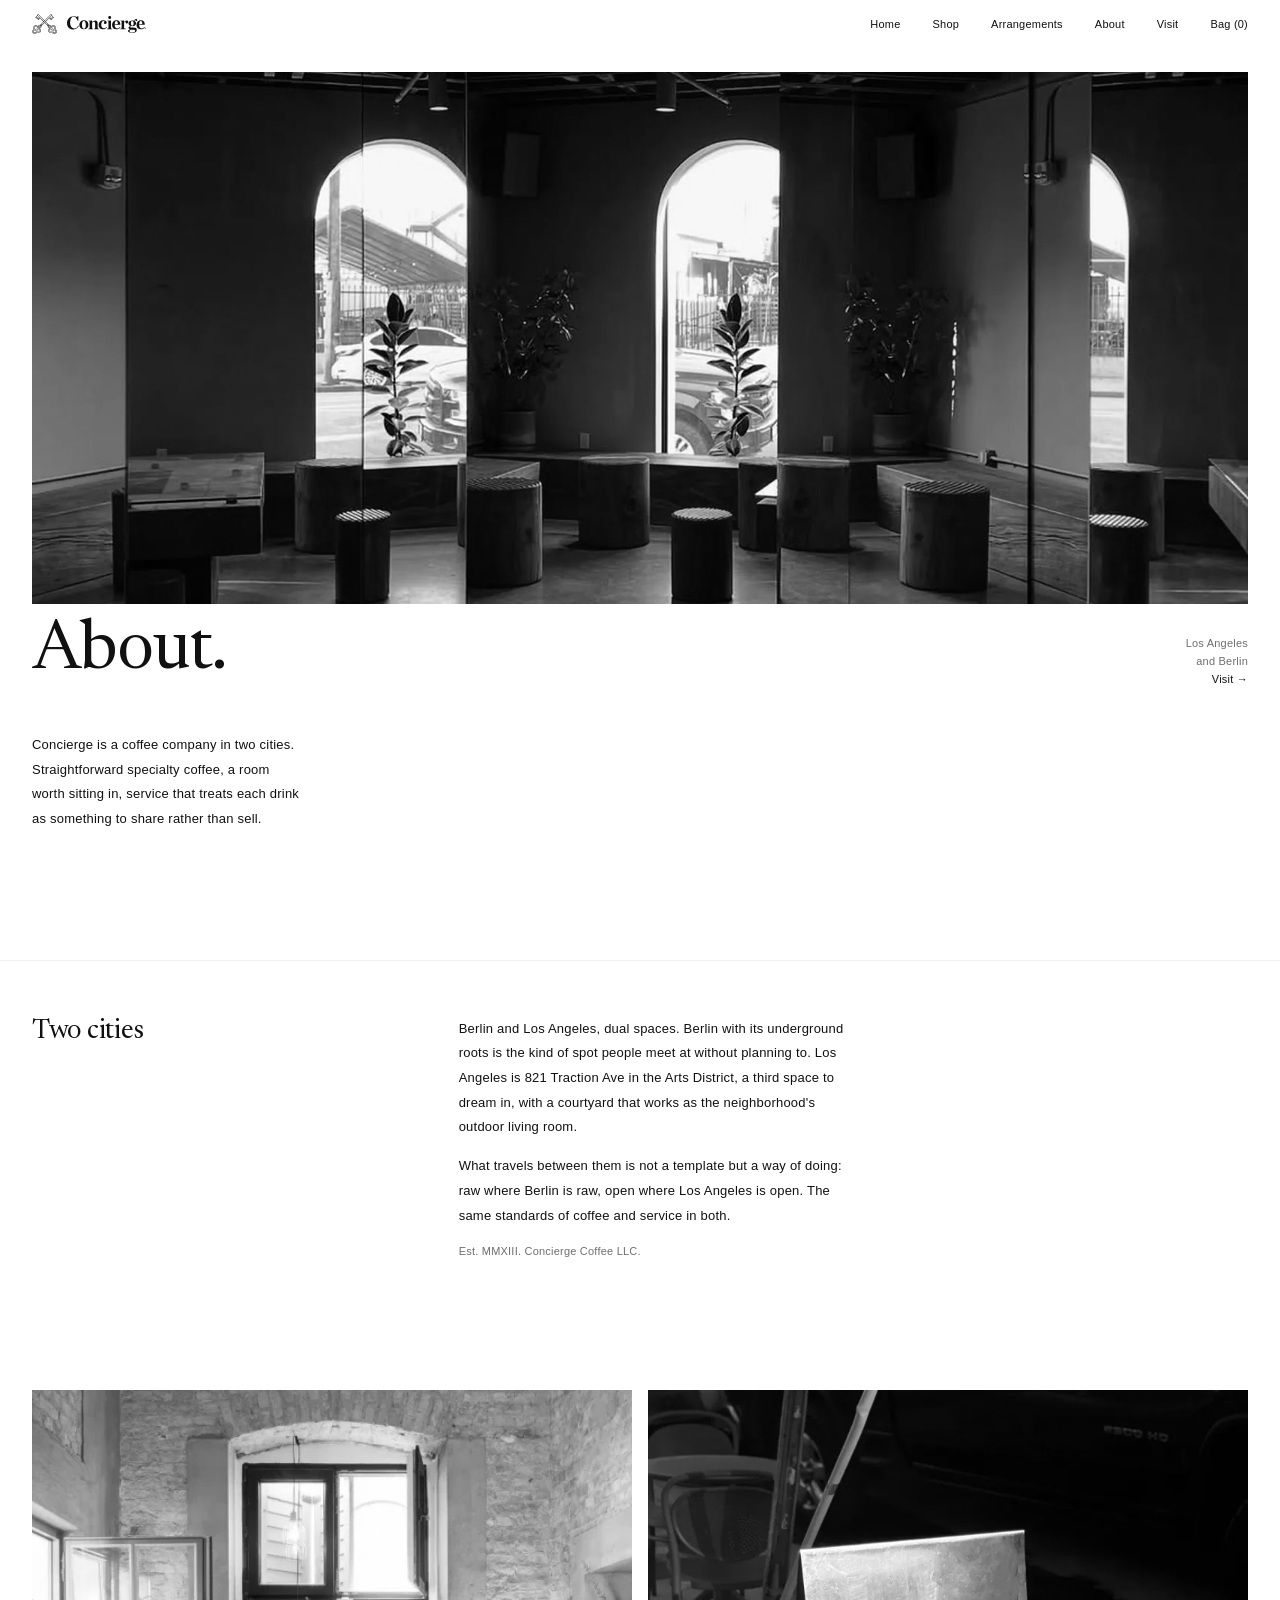
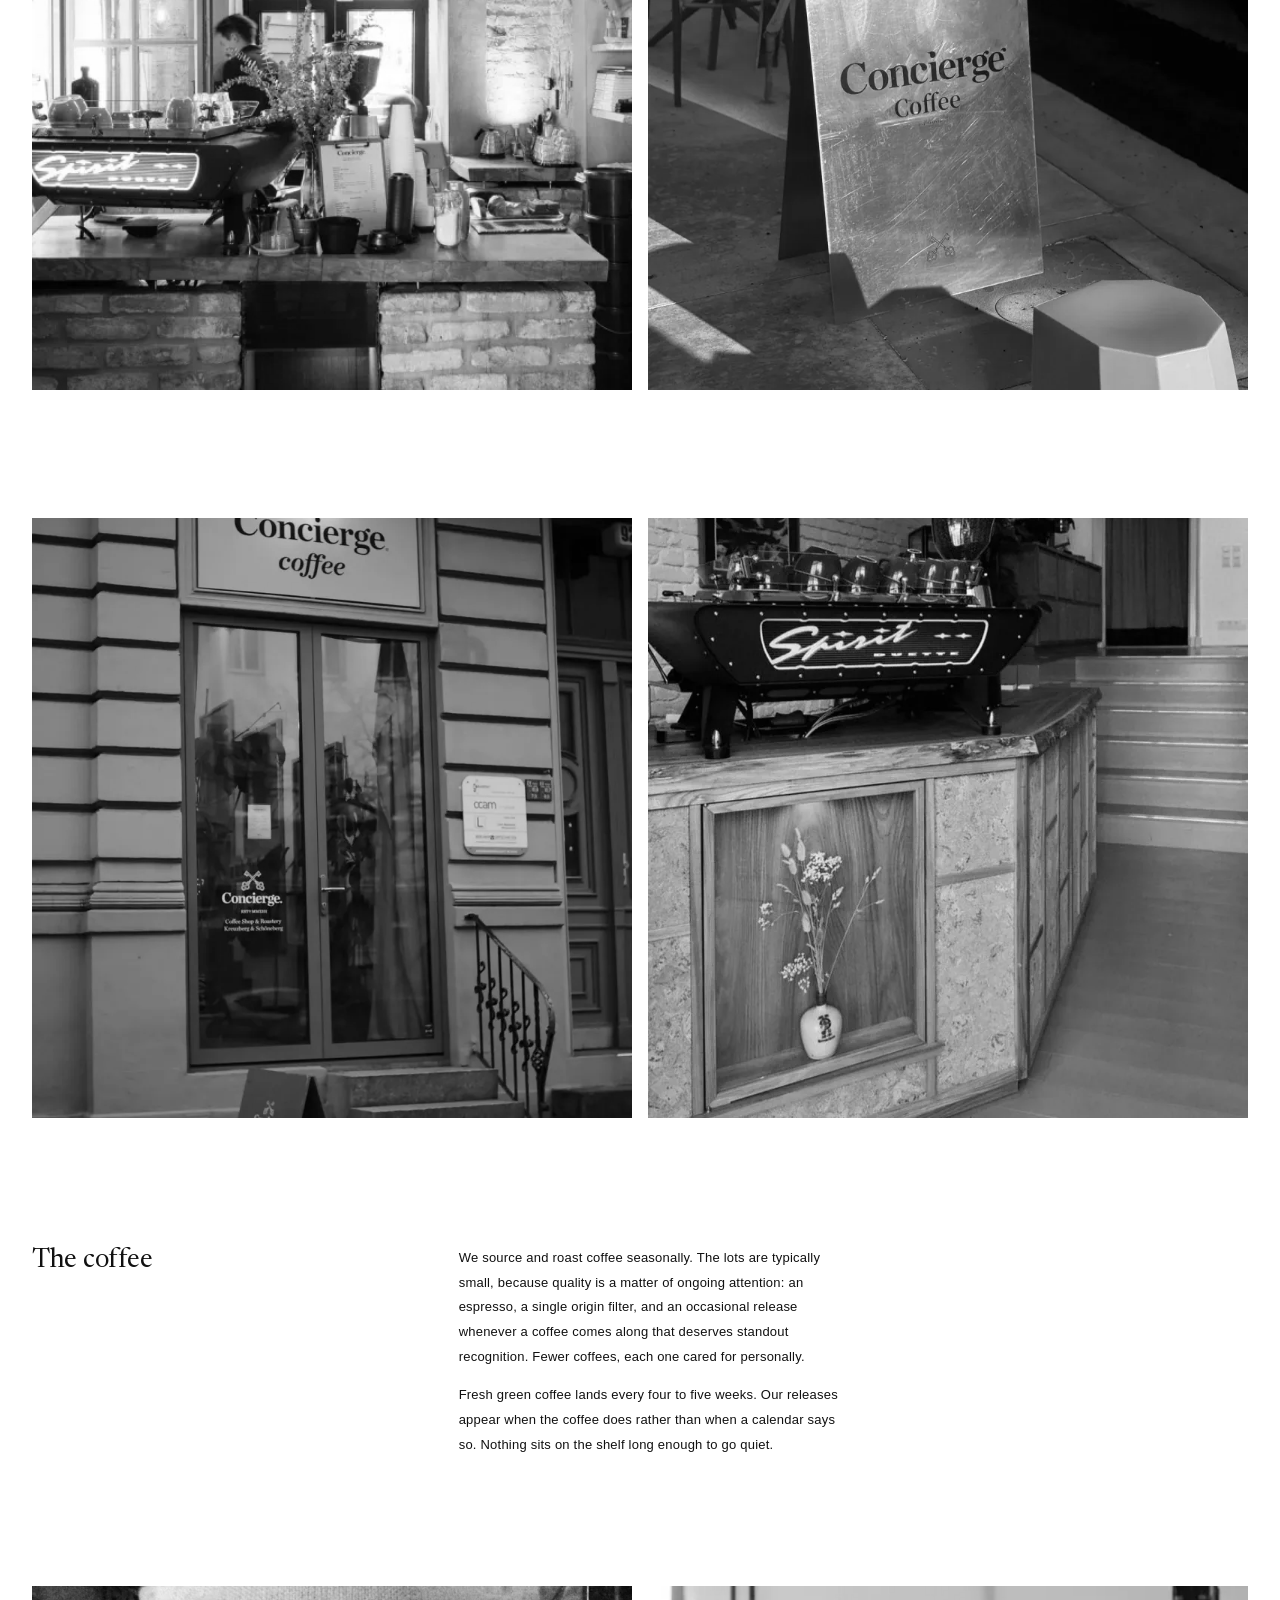
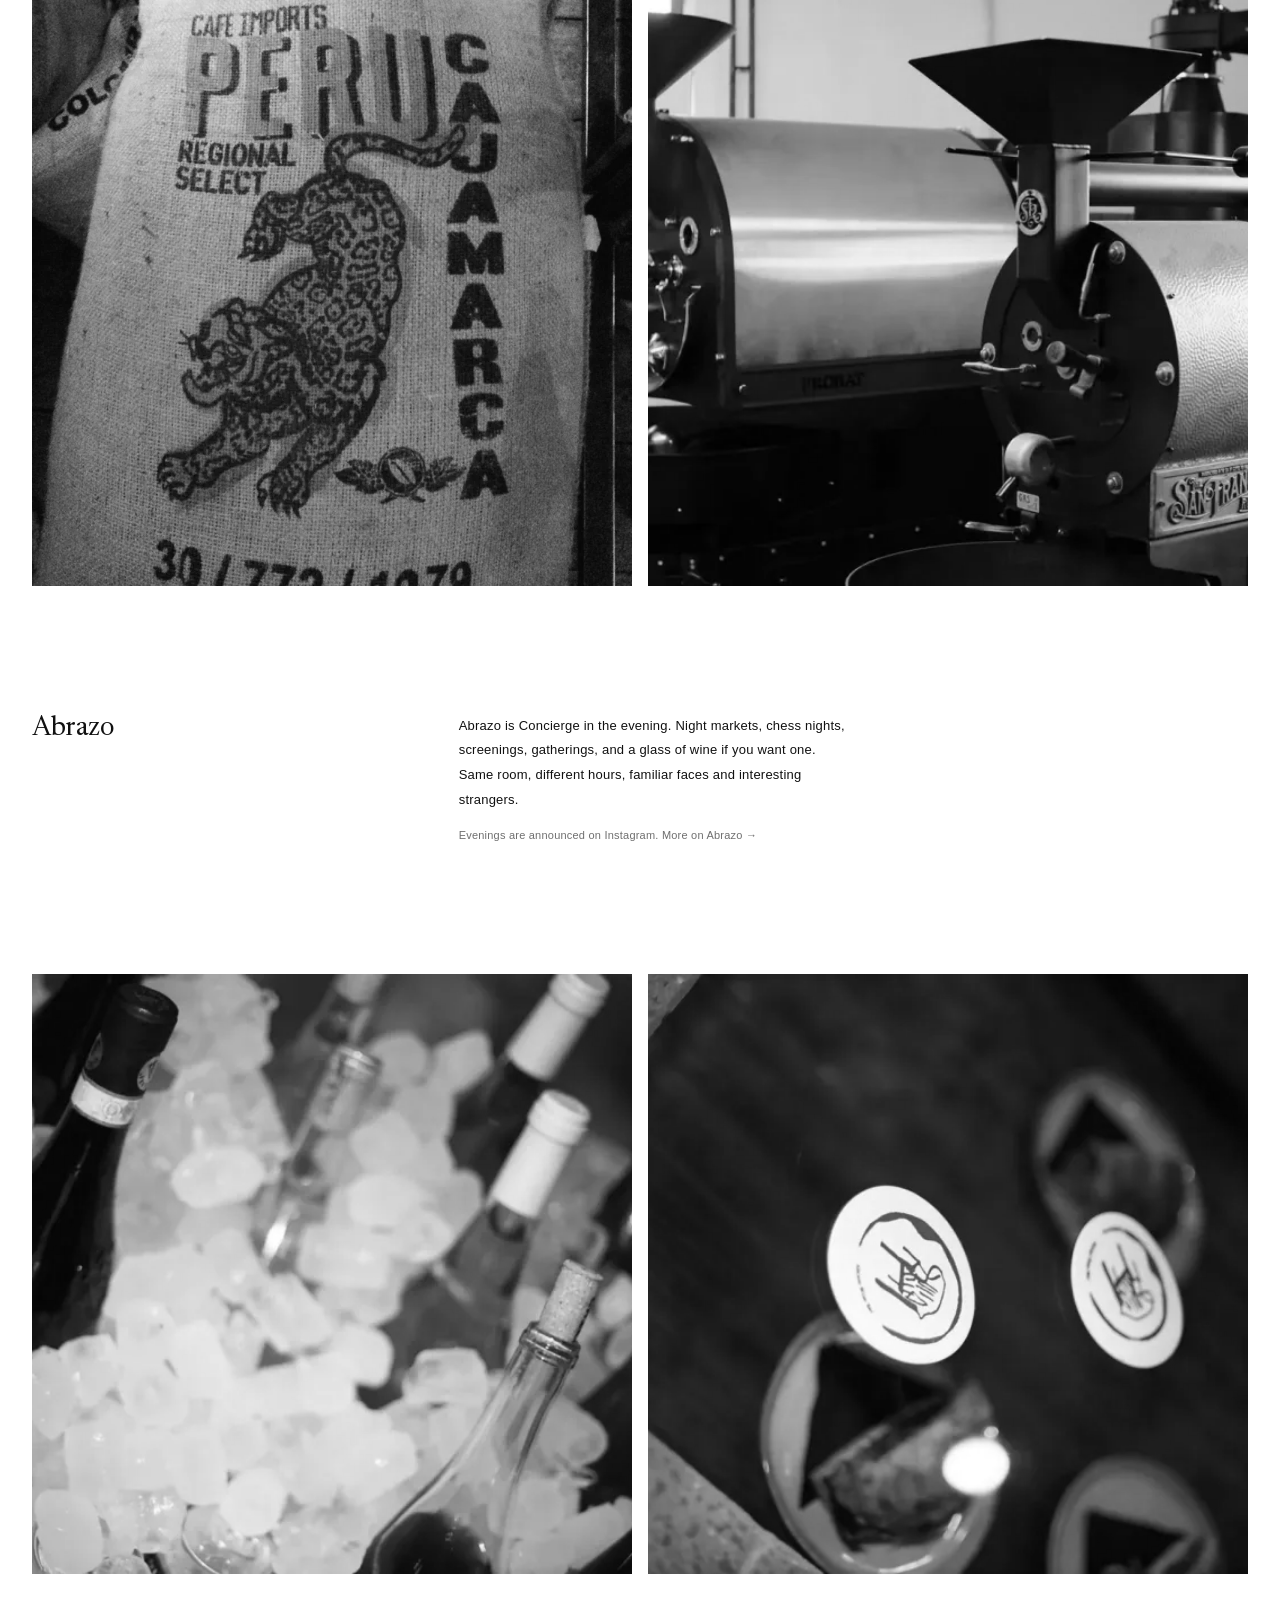
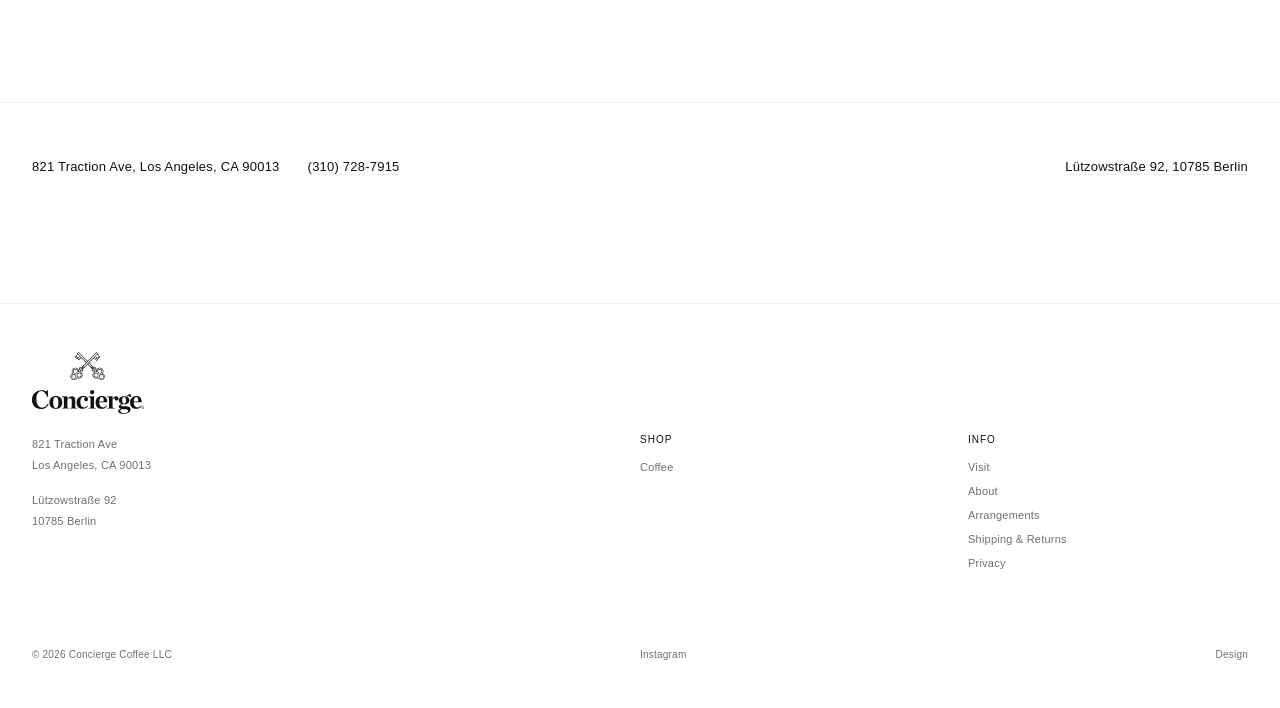
<file: about.html>
<!DOCTYPE html>
<html lang="en">
<head>
<meta charset="UTF-8">
<meta name="viewport" content="width=device-width, initial-scale=1.0">
<title>About — Concierge Coffee</title>
<link rel="icon" href="images/favicon.svg" type="image/svg+xml">
<link rel="preload" href="fonts/newsreader-var.woff2" as="font" type="font/woff2" crossorigin>
<meta name="description" content="One roastery in two cities. How Concierge came from Berlin to the Arts District, who roasts the coffee, and what Abrazo is.">
<!-- Absolute URLs below point at the preview domain; swap to the real domain at cutover. -->
<link rel="canonical" href="https://conciergecoffee.com/about">
<meta property="og:site_name" content="Concierge Coffee">
<meta property="og:title" content="About — Concierge Coffee">
<meta property="og:description" content="One roastery in two cities. How Concierge came from Berlin to the Arts District, who roasts the coffee, and what Abrazo is.">
<meta property="og:url" content="https://conciergecoffee.com/about">
<meta property="og:type" content="website">
<meta property="og:image" content="https://conciergecoffee.com/images/og.jpg">
<meta property="og:image:width" content="1200">
<meta property="og:image:height" content="630">
<meta name="twitter:card" content="summary_large_image">
<link rel="stylesheet" href="styles.css">
</head>
<body>

<!-- LOGO DEFS — original Concierge artwork (crossed keys + wordmark), vectorized from CC_logokeysSMXL.pdf -->
<svg width="0" height="0" style="position:absolute" aria-hidden="true" focusable="false">
<symbol id="cc-keys" viewBox="0 0 151.07 120.06" fill="currentColor" fill-rule="nonzero">
<path d="M 22.05 110.28 C 20.61 111.71 18.7 112.5 16.67 112.5 C 14.64 112.5 12.73 111.71 11.3 110.28 C 8.33 107.31 8.33 102.49 11.3 99.53 C 12.73 98.09 14.64 97.3 16.67 97.3 C 18.7 97.3 20.61 98.09 22.05 99.53 C 25.01 102.49 25.01 107.31 22.05 110.28 M 16.67 94.79 C 14.08 94.79 11.49 95.77 9.51 97.74 C 5.57 101.69 5.57 108.11 9.51 112.06 C 11.49 114.03 14.08 115.02 16.67 115.02 C 19.27 115.02 21.86 114.04 23.83 112.06 C 27.78 108.11 27.78 101.69 23.83 97.74 C 21.86 95.77 19.27 94.79 16.67 94.79 "/>
<path d="M 39.04 91.04 C 41.07 91.04 42.98 91.83 44.41 93.27 C 47.38 96.23 47.38 101.05 44.42 104.01 C 42.98 105.45 41.07 106.23 39.04 106.23 C 37.01 106.23 35.1 105.45 33.67 104.01 C 32.23 102.58 31.45 100.67 31.45 98.64 C 31.45 96.61 32.23 94.7 33.67 93.26 C 35.1 91.83 37.01 91.04 39.04 91.04 M 31.88 105.8 C 33.86 107.77 36.45 108.76 39.04 108.76 C 41.63 108.76 44.23 107.77 46.2 105.8 C 50.14 101.85 50.14 95.43 46.2 91.48 C 44.23 89.51 41.63 88.52 39.04 88.52 C 36.45 88.52 33.86 89.51 31.88 91.48 C 27.94 95.43 27.93 101.85 31.88 105.8 "/>
<path d="M 22.93 90.13 C 20.9 90.13 18.99 89.34 17.56 87.91 C 14.6 84.94 14.6 80.12 17.56 77.16 C 18.99 75.72 20.9 74.93 22.93 74.93 C 24.96 74.93 26.88 75.73 28.31 77.16 C 31.27 80.12 31.27 84.94 28.31 87.91 C 26.88 89.34 24.97 90.13 22.93 90.13 M 30.09 75.38 C 28.12 73.4 25.53 72.41 22.93 72.41 C 20.34 72.41 17.75 73.4 15.78 75.38 C 11.83 79.32 11.83 85.74 15.78 89.69 C 17.75 91.66 20.34 92.65 22.94 92.65 C 25.53 92.65 28.12 91.66 30.09 89.69 C 34.04 85.74 34.04 79.32 30.09 75.38 "/>
<path d="M 143.35 113.86 C 140.98 116.23 137.8 117.54 134.41 117.54 C 130.96 117.54 127.72 116.19 125.28 113.75 C 124.3 112.77 123.5 111.67 122.88 110.46 L 121.61 107.95 L 119.25 109.49 C 117.2 110.84 114.81 111.55 112.35 111.55 C 108.92 111.55 105.68 110.2 103.21 107.73 C 98.2 102.72 98.15 94.61 103.1 89.65 C 105.45 87.31 108.71 85.97 112.05 85.97 C 112.31 85.97 112.56 85.98 112.82 85.99 L 115.66 86.16 L 115.49 83.32 C 115.27 79.7 116.61 76.15 119.15 73.61 C 121.52 71.23 124.7 69.93 128.09 69.93 C 131.54 69.93 134.78 71.27 137.23 73.71 C 141.59 78.08 142.32 84.68 138.99 89.76 L 137.44 92.11 L 139.95 93.39 C 141.16 94 142.27 94.81 143.24 95.78 C 145.67 98.21 147.02 101.43 147.03 104.86 C 147.05 108.27 145.74 111.46 143.35 113.86 M 105.55 79.64 L 104.98 79.07 L 108.57 75.48 L 109.14 76.05 L 110.81 77.72 L 110.81 77.73 L 112.89 79.8 L 112.47 82.97 L 109.3 83.39 L 107.22 81.32 Z M 101.41 79.07 L 101.41 79.08 L 99.62 80.87 L 96.92 78.18 L 98.71 76.38 L 98.72 76.39 L 105.88 69.23 L 105.88 69.22 L 107.67 67.43 L 110.37 70.12 L 108.57 71.92 L 108.57 71.91 Z M 96.04 70.13 L 95.13 69.23 L 98.73 65.64 L 99.63 66.54 Z M 92.45 66.55 L 96.04 62.95 L 96.94 63.86 L 93.35 67.45 Z M 77.32 51.41 L 80.91 47.82 L 94.26 61.17 L 90.67 64.76 Z M 73.75 51.41 L 60.4 64.77 L 56.81 61.17 L 71.94 46.04 L 75.54 42.45 L 77.32 40.66 L 114.44 3.54 L 118.02 7.13 L 97.98 27.18 L 97.99 27.18 L 75.54 49.63 Z M 57.72 67.45 L 54.12 63.86 L 55.03 62.95 L 58.62 66.55 Z M 55.03 70.13 L 51.44 66.54 L 52.34 65.64 L 55.93 69.23 Z M 54.15 78.18 L 51.45 80.87 L 49.66 79.08 L 49.66 79.07 L 42.5 71.91 L 42.5 71.92 L 40.7 70.12 L 43.4 67.43 L 45.2 69.22 L 45.19 69.23 L 52.35 76.39 L 52.35 76.38 Z M 45.52 79.64 L 43.85 81.32 L 41.77 83.39 L 38.6 82.97 L 38.18 79.8 L 40.26 77.73 L 40.26 77.72 L 41.93 76.05 L 42.5 75.48 L 46.09 79.07 Z M 47.96 89.65 C 52.92 94.61 52.87 102.72 47.86 107.73 C 45.39 110.2 42.15 111.55 38.72 111.55 C 36.26 111.55 33.87 110.84 31.82 109.49 L 29.46 107.95 L 28.18 110.46 C 27.57 111.67 26.77 112.77 25.79 113.75 C 23.35 116.19 20.1 117.54 16.65 117.54 C 13.27 117.54 10.09 116.23 7.71 113.86 C 5.33 111.46 4.02 108.27 4.04 104.86 C 4.05 101.43 5.4 98.21 7.83 95.78 C 8.8 94.81 9.91 94 11.11 93.39 L 13.62 92.11 L 12.08 89.76 C 8.75 84.68 9.48 78.08 13.84 73.71 C 16.29 71.27 19.53 69.93 22.98 69.93 C 26.37 69.93 29.54 71.23 31.92 73.61 C 34.46 76.15 35.8 79.7 35.58 83.32 L 35.41 86.16 L 38.25 85.99 C 38.5 85.98 38.76 85.97 39.02 85.97 C 42.36 85.97 45.62 87.31 47.96 89.65 M 49.66 68.32 L 53.25 71.91 L 52.35 72.81 L 48.76 69.22 Z M 53.08 27.18 L 53.09 27.18 L 33.04 7.13 L 36.63 3.54 L 73.75 40.66 L 70.16 44.26 Z M 38.78 32.02 L 37.41 30.65 L 41.75 26.31 L 36.85 21.41 L 31.45 26.8 L 30.24 25.6 L 33.67 22.18 L 29.57 18.07 L 24.82 22.82 L 23.2 21.2 L 33.37 11.04 L 46.57 24.23 Z M 127.86 21.2 L 126.25 22.82 L 122.92 19.49 L 118.82 23.59 L 120.82 25.6 L 119.62 26.8 L 114.22 21.41 L 109.32 26.31 L 116.48 33.48 L 115.12 34.84 L 104.5 24.23 L 117.7 11.04 Z M 102.31 69.22 L 98.71 72.81 L 97.82 71.91 L 101.41 68.32 Z M 145.02 94 C 143.86 92.83 142.54 91.87 141.1 91.14 C 145.02 85.16 144.24 77.16 139.01 71.93 C 135.99 68.91 132.04 67.4 128.09 67.4 C 124.2 67.4 120.32 68.88 117.37 71.82 C 115.82 73.38 114.64 75.23 113.9 77.25 L 110.36 73.7 L 113.93 70.12 L 107.67 63.86 L 104.09 67.44 L 82.69 46.04 L 99.77 28.96 L 102.81 25.92 L 115.12 38.22 L 119.86 33.48 L 112.7 26.31 L 114.22 24.79 L 119.62 30.18 L 124.2 25.6 L 122.19 23.59 L 122.92 22.87 L 126.25 26.2 L 131.31 21.13 L 119.46 9.28 L 121.57 7.16 L 114.42 0 L 75.54 38.88 L 36.65 0 L 29.5 7.16 L 31.61 9.28 L 19.76 21.13 L 24.82 26.2 L 29.57 21.45 L 30.29 22.18 L 26.87 25.6 L 31.45 30.18 L 36.85 24.79 L 38.38 26.31 L 34.03 30.65 L 38.78 35.39 L 48.25 25.92 L 68.38 46.04 L 46.98 67.44 L 43.4 63.86 L 37.14 70.12 L 40.71 73.7 L 40.15 74.27 L 37.77 76.65 L 37.17 77.25 C 36.42 75.23 35.25 73.38 33.7 71.82 C 30.75 68.88 26.88 67.4 22.98 67.4 C 19.04 67.4 15.08 68.91 12.06 71.93 C 6.83 77.16 6.05 85.16 9.97 91.14 C 8.53 91.87 7.21 92.83 6.04 94 C 0.05 99.99 0 109.7 5.93 115.64 C 8.88 118.59 12.76 120.06 16.66 120.06 C 20.6 120.06 24.56 118.55 27.58 115.53 C 28.74 114.36 29.7 113.05 30.43 111.6 C 32.96 113.25 35.84 114.07 38.72 114.07 C 42.67 114.07 46.62 112.54 49.64 109.51 C 55.64 103.52 55.69 93.81 49.75 87.87 C 48.2 86.32 46.34 85.16 44.32 84.41 L 47.87 80.86 L 51.45 84.44 L 57.71 78.18 L 54.13 74.6 L 75.54 53.2 L 96.93 74.6 L 93.36 78.18 L 99.62 84.44 L 103.2 80.86 L 103.77 81.43 L 106.75 84.41 C 104.73 85.16 102.87 86.32 101.32 87.87 C 95.38 93.81 95.43 103.52 101.43 109.51 C 104.45 112.54 108.4 114.07 112.35 114.07 C 115.23 114.07 118.11 113.25 120.64 111.6 C 121.37 113.05 122.32 114.36 123.49 115.53 C 126.51 118.55 130.47 120.06 134.41 120.06 C 138.3 120.06 142.19 118.59 145.13 115.64 C 151.07 109.7 151.02 99.99 145.02 94 "/>
<path d="M 139.77 110.28 C 138.34 111.71 136.43 112.5 134.39 112.5 C 132.36 112.5 130.45 111.71 129.02 110.28 C 126.06 107.31 126.06 102.49 129.02 99.53 C 130.45 98.09 132.36 97.3 134.39 97.3 C 136.43 97.3 138.34 98.09 139.77 99.53 C 142.73 102.49 142.73 107.31 139.77 110.28 M 141.55 97.74 C 139.58 95.77 136.99 94.79 134.39 94.79 C 131.8 94.79 129.21 95.77 127.24 97.74 C 123.29 101.69 123.29 108.11 127.24 112.06 C 129.21 114.04 131.8 115.02 134.4 115.02 C 136.99 115.02 139.58 114.03 141.55 112.06 C 145.5 108.11 145.5 101.69 141.55 97.74 "/>
<path d="M 117.4 104.02 C 115.97 105.45 114.06 106.23 112.03 106.23 C 109.99 106.23 108.09 105.45 106.65 104.02 C 103.69 101.05 103.69 96.23 106.65 93.27 C 108.09 91.83 110 91.04 112.03 91.04 C 114.06 91.04 115.97 91.83 117.4 93.26 C 118.84 94.7 119.62 96.61 119.62 98.64 C 119.62 100.67 118.83 102.58 117.4 104.02 M 112.03 88.52 C 109.44 88.52 106.84 89.51 104.87 91.48 C 100.92 95.43 100.92 101.85 104.87 105.8 C 106.84 107.77 109.44 108.76 112.03 108.76 C 114.62 108.76 117.21 107.77 119.18 105.8 C 123.13 101.85 123.13 95.43 119.19 91.48 C 117.21 89.51 114.62 88.52 112.03 88.52 "/>
<path d="M 122.76 77.16 C 124.19 75.73 126.1 74.93 128.13 74.93 C 130.17 74.93 132.08 75.73 133.51 77.16 C 136.47 80.12 136.47 84.94 133.51 87.91 C 132.07 89.34 130.17 90.13 128.13 90.13 C 126.1 90.13 124.19 89.34 122.76 87.91 C 119.8 84.94 119.8 80.12 122.76 77.16 M 135.29 89.69 C 139.24 85.74 139.24 79.32 135.29 75.38 C 133.32 73.4 130.73 72.41 128.13 72.41 C 125.54 72.41 122.95 73.4 120.98 75.38 C 117.03 79.32 117.03 85.74 120.97 89.69 C 122.95 91.66 125.54 92.65 128.13 92.65 C 130.73 92.65 133.32 91.66 135.29 89.69 "/>
</symbol>
<symbol id="cc-word" viewBox="0 0 415.33 88.96" fill="currentColor" fill-rule="nonzero">
<path d="M 0 36.57 C 0 15.34 15.73 0.79 35.49 0.79 C 42.07 0.79 48.37 2.65 52.79 5.11 L 56.43 0.49 L 59.18 0.49 L 59.18 25.36 L 55.94 25.36 C 50.82 11.99 44.34 3.93 34.8 3.93 C 24.38 3.93 16.22 14.35 16.22 34.6 C 16.22 55.54 26.54 65.37 37.65 65.37 C 47.19 65.37 54.07 60.26 58.88 50.23 L 61.84 51.61 C 57.32 61.93 48.66 70.68 33.33 70.68 C 12.29 70.68 0 56.92 0 36.57 "/>
<path d="M 98.01 46.2 C 98.01 32.34 94.86 25.66 87.89 25.66 C 80.9 25.66 78.55 32.34 78.55 46.2 C 78.55 60.07 81.69 66.85 88.77 66.85 C 95.55 66.85 98.01 60.07 98.01 46.2 M 64.59 46.4 C 64.59 31.95 74.02 22.61 88.38 22.61 C 103.03 22.61 112.07 31.56 112.07 46.01 C 112.07 60.55 102.53 69.9 88.38 69.9 C 73.43 69.9 64.59 60.95 64.59 46.4 "/>
<path d="M 111.48 66.55 C 117.08 66.46 118.26 65.57 118.26 63.02 L 118.26 31.55 C 118.26 28.61 117.08 26.84 111.48 26.74 L 111.48 24.28 L 131.14 23.39 L 131.14 32.05 C 135.76 26.84 141.95 23.1 148.34 23.1 C 156.5 23.1 160.34 28.11 160.34 37.36 L 160.34 63.02 C 160.34 65.57 161.42 66.46 167.12 66.55 L 167.12 69.01 L 141.86 69.01 L 141.86 66.55 C 145.79 66.46 147.26 65.57 147.26 63.02 L 147.26 39.12 C 147.26 33.12 145.3 30.18 140.38 30.18 C 136.84 30.18 133.99 32.05 131.34 34.8 L 131.34 63.02 C 131.34 65.57 132.81 66.46 136.64 66.55 L 136.64 69.01 L 111.48 69.01 Z M 111.48 66.55 "/>
<path d="M 165.45 46.99 C 165.45 31.95 175.77 22.61 189.63 22.61 C 202.71 22.61 207.62 29 207.62 33.91 C 207.62 38.24 205.16 41.29 200.84 41.29 C 195.92 41.29 193.47 38.34 193.47 34.7 C 193.47 32.05 195.23 29.69 196.71 28.8 C 195.73 27.13 193.37 25.56 190.02 25.56 C 183.54 25.56 179.31 32.73 179.31 45.61 C 179.31 56.23 183.64 64.68 193.37 64.68 C 198.48 64.68 203.1 61.93 206.64 57.31 L 208.51 58.79 C 204.08 65.57 198.09 69.89 188.55 69.89 C 174.2 69.89 165.45 61.05 165.45 46.99 "/>
<path d="M 215.48 7.96 C 215.48 3.14 218.63 0 223.25 0 C 227.97 0 231.02 2.95 231.02 7.67 C 231.02 12.48 227.97 15.63 223.25 15.63 C 218.63 15.63 215.48 12.78 215.48 7.96 M 209.88 66.55 C 215.48 66.46 216.96 65.57 216.96 63.02 L 216.96 31.56 C 216.96 28.61 215.48 26.84 209.88 26.74 L 209.88 24.28 L 230.04 23.39 L 230.04 63.02 C 230.04 65.57 231.12 66.46 236.82 66.55 L 236.82 69.01 L 209.88 69.01 Z M 209.88 66.55 "/>
<path d="M 249.7 42.57 L 265.82 42.47 C 266.9 32.64 264.44 25.66 258.34 25.66 C 253.04 25.66 250.18 31.65 249.7 42.57 M 235.83 46.89 C 235.83 31.95 245.66 22.61 259.03 22.61 C 272.89 22.61 279.88 32.54 279.19 45.42 L 249.6 45.42 L 249.6 46.6 C 249.6 57.8 254.41 64.88 263.85 64.88 C 269.36 64.88 273.48 61.93 277.22 56.82 L 279.19 58.29 C 274.86 65.18 268.77 69.89 259.03 69.89 C 244.68 69.89 235.83 61.34 235.83 46.89 "/>
<path d="M 278.89 66.55 C 284.5 66.46 285.68 65.57 285.68 63.02 L 285.68 31.55 C 285.68 28.61 284.5 26.84 278.89 26.74 L 278.89 24.28 L 298.55 23.39 L 298.55 32.14 C 301.9 26.84 306.71 23 312.02 23 C 317.82 23 320.77 26.64 320.77 31.16 C 320.77 35.68 317.92 38.93 313.79 38.93 C 309.37 38.93 306.52 36.08 306.52 32.34 C 306.52 31.46 306.71 30.28 307.01 29.39 C 303.96 29.59 300.91 32.05 298.75 35.09 L 298.75 63.02 C 298.75 65.57 300.42 66.36 307.6 66.55 L 307.6 69.01 L 278.89 69.01 Z M 278.89 66.55 "/>
<path d="M 348.69 38.24 C 348.69 30.47 346.43 25.86 341.12 25.86 C 336.11 25.86 334.53 29.49 334.53 38.24 C 334.53 46.89 336.89 50.62 342 50.62 C 347.02 50.62 348.69 46.89 348.69 38.24 M 356.65 77.07 C 356.65 73.43 354 71.37 343.48 71.37 L 333.16 71.37 C 329.62 72.75 327.65 74.71 327.65 77.86 C 327.65 82.87 332.66 86.12 342.49 86.12 C 350.95 86.12 356.65 82.58 356.65 77.07 M 350.75 24.58 C 353.01 19.76 356.26 15.73 361.47 15.73 C 365.4 15.73 367.57 18.09 367.57 21.13 C 367.57 23.79 365.79 26.05 362.75 26.05 C 360.39 26.05 358.03 24.18 358.03 20.74 C 356.06 21.43 354.2 23.39 353.11 25.56 C 358.03 28.02 361.37 32.14 361.37 38.04 C 361.37 47.58 352.82 53.48 341.61 53.48 C 339.64 53.48 337.68 53.28 335.81 52.98 C 331.98 54.26 330.21 55.54 330.21 57.41 C 330.21 59.38 332.17 60.66 340.04 60.66 L 347.21 60.66 C 359.6 60.66 365.3 64.49 365.3 72.75 C 365.3 81.3 355.67 88.96 339.94 88.96 C 327.75 88.96 319.2 84.84 319.2 79.04 C 319.2 74.81 322.73 71.57 330.5 70.39 L 330.5 70.09 C 324.41 68.12 322.24 64.88 322.24 61.14 C 322.24 57.61 325.49 54.16 331.88 51.9 C 325.88 49.64 321.85 45.22 321.85 38.44 C 321.85 29 330.4 23.1 341.61 23.1 C 344.86 23.1 348 23.59 350.75 24.58 "/>
<path d="M 377.59 42.57 L 393.71 42.47 C 394.79 32.64 392.34 25.66 386.24 25.66 C 380.93 25.66 378.08 31.65 377.59 42.57 M 363.73 46.89 C 363.73 31.95 373.56 22.61 386.93 22.61 C 400.79 22.61 407.77 32.54 407.08 45.42 L 377.49 45.42 L 377.49 46.6 C 377.49 57.8 382.31 64.88 391.75 64.88 C 397.25 64.88 401.38 61.93 405.11 56.82 L 407.08 58.29 C 402.76 65.18 396.66 69.89 386.93 69.89 C 372.57 69.89 363.73 61.34 363.73 46.89 "/>
<path d="M 411.12 69.01 C 409.04 69.01 407.8 67.79 407.8 65.74 C 407.8 63.63 409.07 62.32 411.12 62.32 C 413.2 62.32 414.45 63.54 414.45 65.59 C 414.45 67.7 413.18 69.01 411.12 69.01 M 411.12 61.43 C 408.62 61.43 406.92 63.14 406.92 65.74 C 406.92 68.35 408.62 69.89 411.12 69.89 C 413.68 69.89 415.33 68.19 415.33 65.59 C 415.33 63.03 413.68 61.43 411.12 61.43 "/>
<path d="M 412.73 66.84 C 412.69 66.79 412.64 66.77 412.59 66.77 C 412.53 66.75 412.49 66.78 412.45 66.82 C 412.07 67.18 411.65 67.35 411.18 67.35 C 410.18 67.35 409.58 66.5 409.58 65.68 C 409.58 64.73 410.27 63.98 411.15 63.98 C 411.54 63.98 411.82 64.11 411.98 64.23 C 411.92 64.31 411.88 64.41 411.88 64.52 C 411.88 64.83 412.13 65.07 412.45 65.07 C 412.78 65.07 413.04 64.79 413.04 64.43 C 413.04 63.74 412.16 63.13 411.16 63.13 C 409.77 63.13 408.68 64.25 408.68 65.68 C 408.68 67.11 409.75 68.2 411.18 68.2 C 411.88 68.2 412.54 67.93 413.02 67.45 C 413.09 67.38 413.09 67.27 413.03 67.2 Z M 412.73 66.84 "/>
</symbol>
</svg>

<!-- Shared across the site: layout.js fills this in. -->
<nav></nav>

<!-- HERO -->
<section class="visit-hero">
  <div class="visit-hero-img visit-hero-img--bw">
    <img fetchpriority="high" class="shift-up" src="images/concierge-coffee-front-room-821-traction-ave.webp" srcset="images/concierge-coffee-front-room-821-traction-ave-800.webp 800w, images/concierge-coffee-front-room-821-traction-ave.webp 1920w" sizes="100vw" alt="The front room at 821 Traction Ave" />
  </div>
  <div class="visit-hero-meta">
    <h1 class="visit-title">About.</h1>
    <div class="visit-info">
      <span>Los Angeles</span>
      <span>and Berlin</span>
      <a href="visit.html">Visit &rarr;</a>
    </div>
  </div>
</section>

<p class="arr-intro">
  Concierge is a coffee company in two cities. Straightforward specialty coffee,
  a room worth sitting in, service that treats each drink as something to share
  rather than sell.
</p>

<div class="arr-rule"></div>

<section class="arr-block" id="two-cities">
  <h2 class="arr-h">Two cities</h2>
  <div class="arr-body">
    <p>
      Berlin and Los Angeles, dual spaces. Berlin with its underground roots is the
      kind of spot people meet at without planning to. Los Angeles is 821 Traction
      Ave in the Arts District, a third space to dream in, with a courtyard that
      works as the neighborhood's outdoor living room.
    </p>
    <p>
      What travels between them is not a template but a way of doing: raw where
      Berlin is raw, open where Los Angeles is open. The same standards of coffee
      and service in both.
    </p>
    <p class="arr-note">
      Est. MMXIII. Concierge Coffee LLC.
    </p>
  </div>
</section>

<section class="arr-pair">
  <div class="arr-pair-grid">
    <div class="arr-pair-img"><img src="images/concierge-coffee-benjamin-espresso-machine-berlin.webp" srcset="images/concierge-coffee-benjamin-espresso-machine-berlin-800.webp 800w, images/concierge-coffee-benjamin-espresso-machine-berlin.webp 1200w" sizes="50vw" alt="Benjamin behind the machine in Berlin" loading="lazy" /></div>
    <div class="arr-pair-img"><img src="images/concierge-coffee-steel-sign-traction-ave.webp" srcset="images/concierge-coffee-steel-sign-traction-ave-800.webp 800w, images/concierge-coffee-steel-sign-traction-ave.webp 1200w" sizes="50vw" alt="The steel sign on Traction Ave" loading="lazy" /></div>
  </div>
</section>

<section class="arr-pair">
  <div class="arr-pair-grid">
    <div class="arr-pair-img"><img src="images/concierge-coffee-berlin-storefront-luetzowstrasse.webp" srcset="images/concierge-coffee-berlin-storefront-luetzowstrasse-800.webp 800w, images/concierge-coffee-berlin-storefront-luetzowstrasse.webp 1080w" sizes="50vw" alt="The Berlin storefront" loading="lazy" /></div>
    <div class="arr-pair-img"><img src="images/concierge-coffee-bar-luetzowstrasse-berlin.webp" srcset="images/concierge-coffee-bar-luetzowstrasse-berlin-800.webp 800w, images/concierge-coffee-bar-luetzowstrasse-berlin.webp 915w" sizes="50vw" alt="The bar at L&uuml;tzowstra&szlig;e 92" loading="lazy" /></div>
  </div>
</section>

<section class="arr-block" id="the-coffee">
  <h2 class="arr-h">The coffee</h2>
  <div class="arr-body">
    <p>
      We source and roast coffee seasonally. The lots are typically small,
      because quality is a matter of ongoing attention: an espresso, a single
      origin filter, and an occasional release whenever a coffee comes along
      that deserves standout recognition. Fewer coffees, each one cared for
      personally.
    </p>
    <p>
      Fresh green coffee lands every four to five weeks. Our releases appear
      when the coffee does rather than when a calendar says so. Nothing sits
      on the shelf long enough to go quiet.
    </p>
  </div>
</section>

<section class="arr-pair">
  <div class="arr-pair-grid">
    <div class="arr-pair-img"><img src="images/concierge-coffee-green-coffee-cajamarca-peru.webp" srcset="images/concierge-coffee-green-coffee-cajamarca-peru-800.webp 800w, images/concierge-coffee-green-coffee-cajamarca-peru.webp 1080w" sizes="50vw" alt="A sack of green coffee from Cajamarca, Peru" loading="lazy" /></div>
    <div class="arr-pair-img"><img src="images/concierge-coffee-roasters.webp" srcset="images/concierge-coffee-roasters-800.webp 800w, images/concierge-coffee-roasters.webp 1080w" sizes="50vw" alt="The roasters" loading="lazy" /></div>
  </div>
</section>

<section class="arr-block" id="abrazo">
  <h2 class="arr-h">Abrazo</h2>
  <div class="arr-body">
    <p>
      Abrazo is Concierge in the evening. Night markets, chess nights,
      screenings, gatherings, and a glass of wine if you want one. Same room,
      different hours, familiar faces and interesting strangers.
    </p>
    <p class="arr-note">
      Evenings are announced on Instagram. <a href="arrangements.html#abrazo">More on Abrazo &rarr;</a>
    </p>
  </div>
</section>

<section class="arr-pair">
  <div class="arr-pair-grid">
    <div class="arr-pair-img"><img src="images/concierge-coffee-abrazo-wine-on-ice.webp" srcset="images/concierge-coffee-abrazo-wine-on-ice-800.webp 800w, images/concierge-coffee-abrazo-wine-on-ice.webp 1280w" sizes="50vw" alt="Wine on ice for an Abrazo night" loading="lazy" /></div>
    <div class="arr-pair-img"><img src="images/concierge-coffee-abrazo-coasters.webp" srcset="images/concierge-coffee-abrazo-coasters-800.webp 800w, images/concierge-coffee-abrazo-coasters.webp 1280w" sizes="50vw" alt="Abrazo coasters on the bar" loading="lazy" /></div>
  </div>
</section>


<div class="arr-rule"></div>

<div class="arr-cta">
  <span>821 Traction Ave, Los Angeles, CA 90013</span>
  <a href="tel:+13107287915">(310) 728-7915</a>
  <a class="arr-cta-right" href="https://maps.app.goo.gl/ESjak6LpyHTXgknbA" target="_blank" rel="noopener">L&uuml;tzowstra&szlig;e 92, 10785 Berlin</a>
</div>

<!-- FOOTER -->
<!-- Shared across the site: layout.js fills this in. -->
<footer></footer>
<script type="module" src="layout.js"></script>

<script>

  // Nav sheet. Plain script rather than part of the Shopify module, so the
  // Visit page can use the same markup without carrying the storefront code.
  function toggleNav(force) {
    const nav = document.querySelector('nav');
    const open = force === undefined ? !nav.classList.contains('open') : force;
    nav.classList.toggle('open', open);
    document.getElementById('nav-toggle').setAttribute('aria-expanded', open);
    document.body.style.overflow = open ? 'hidden' : '';
  }

  document.addEventListener('keydown', e => { if (e.key === 'Escape') toggleNav(false); });

  // Leaving the breakpoint with the sheet open would strand the scroll lock.
  matchMedia('(min-width: 769px)').addEventListener('change', e => { if (e.matches) toggleNav(false); });
</script>


<script type="module">
  /* Nothing on this page is for sale, and it still carries the bag: the bar
     and the footer are the same on every page, so the shop links in the footer
     and the drawer behind Bag have to work here too. */
  import { initBag } from './shopify.js';
  initBag();
</script>

</body>
</html>
</file>
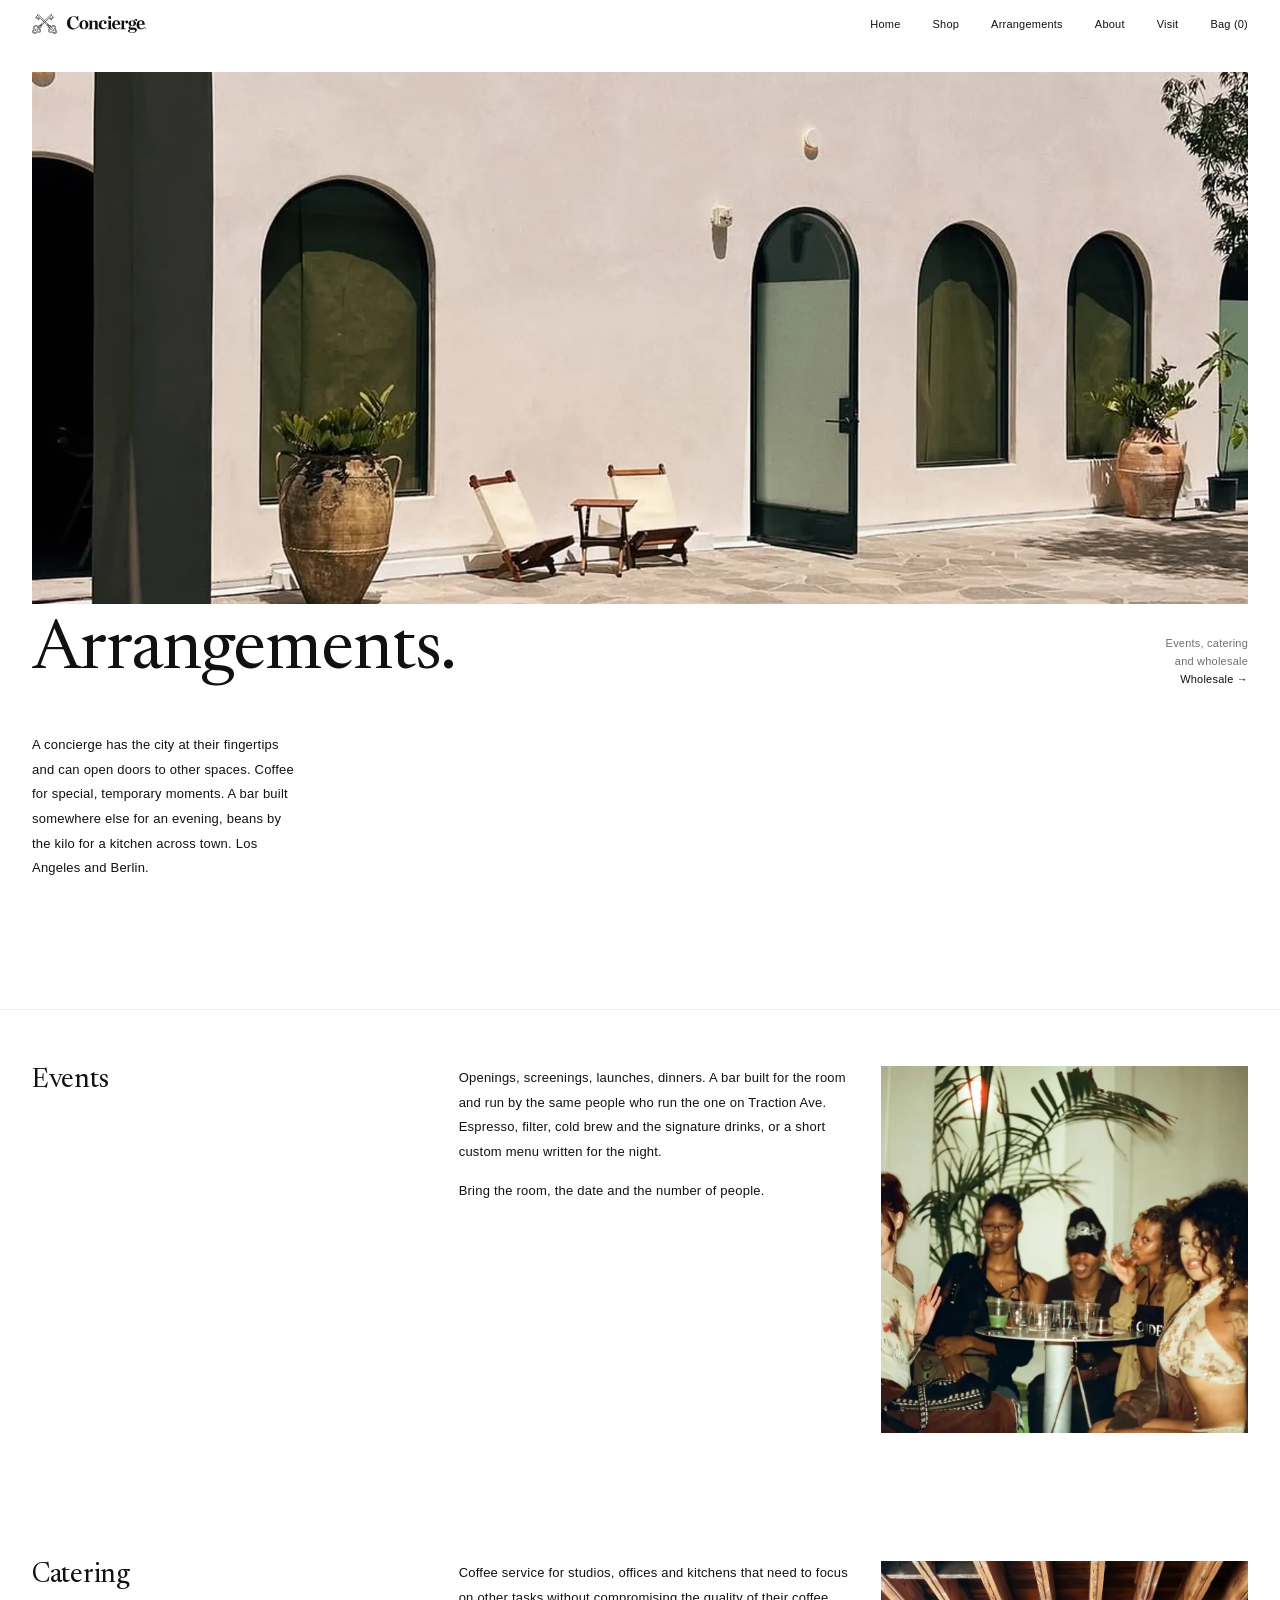
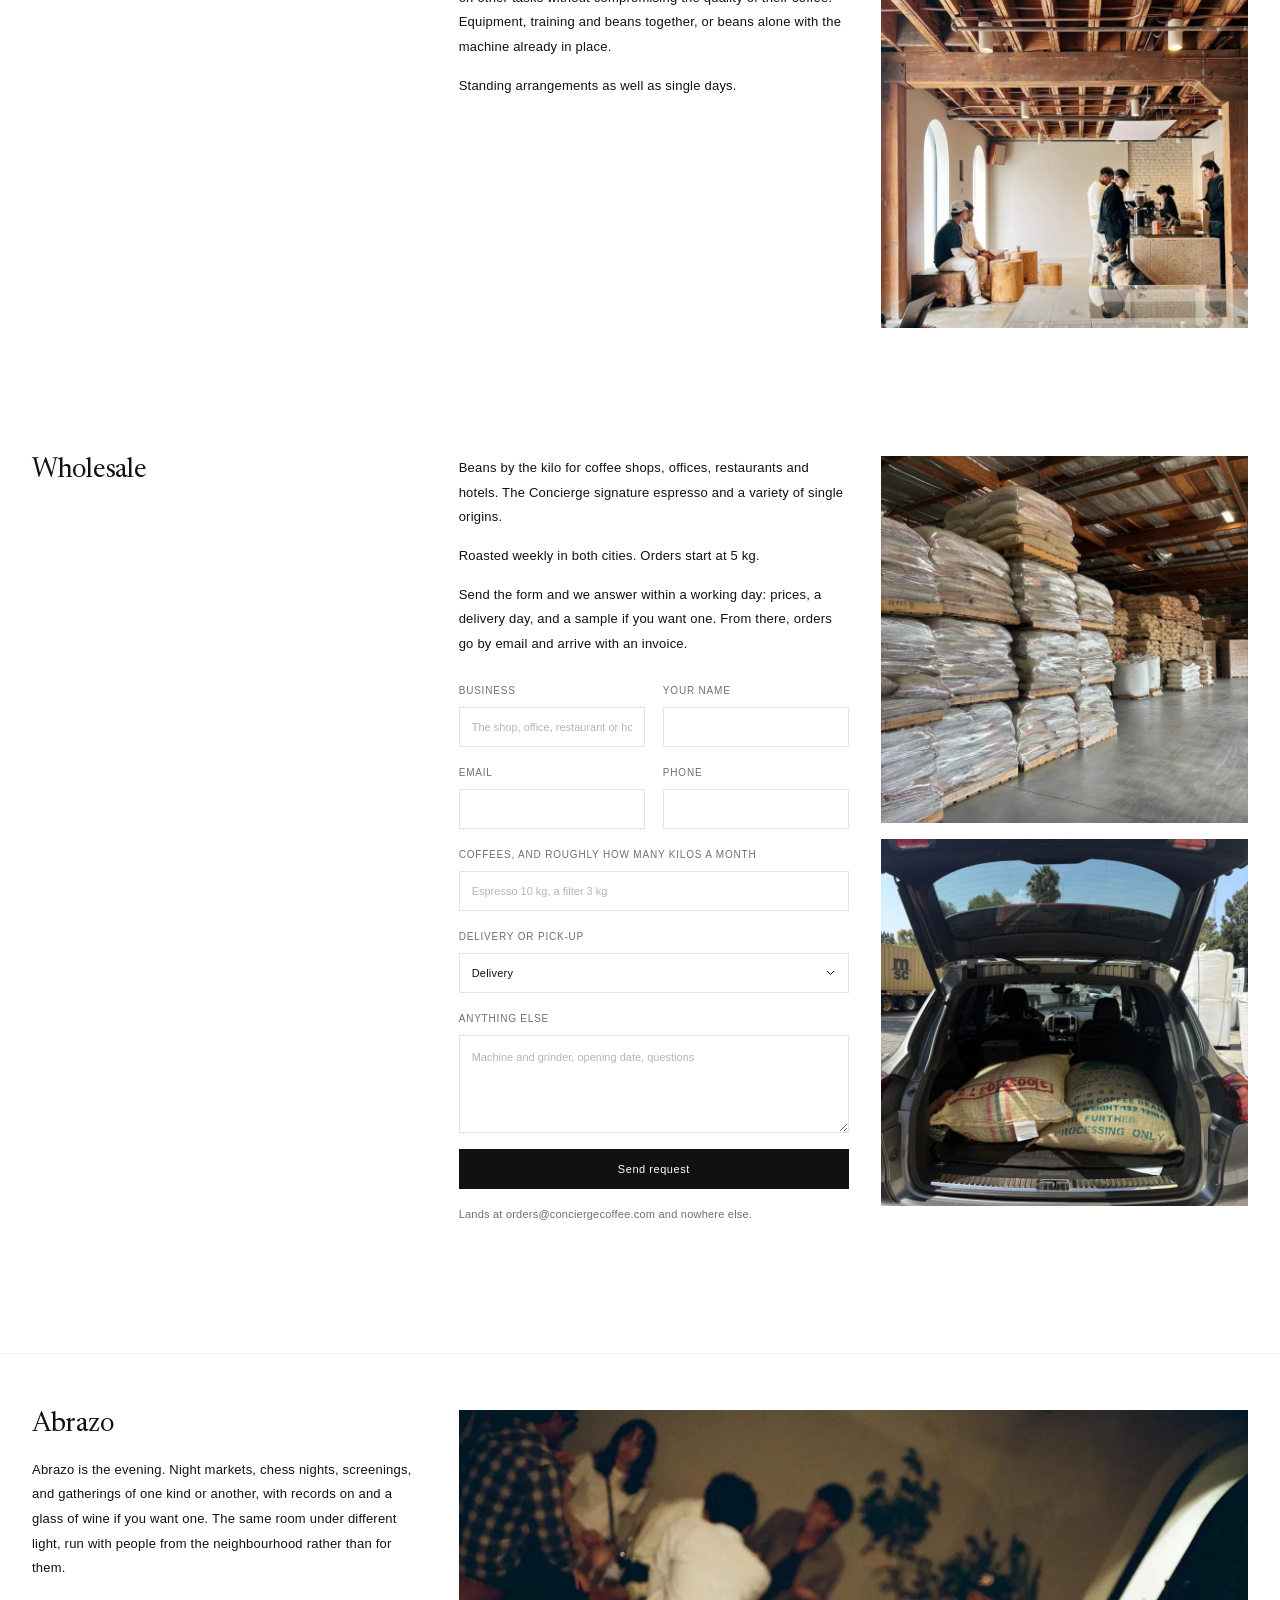
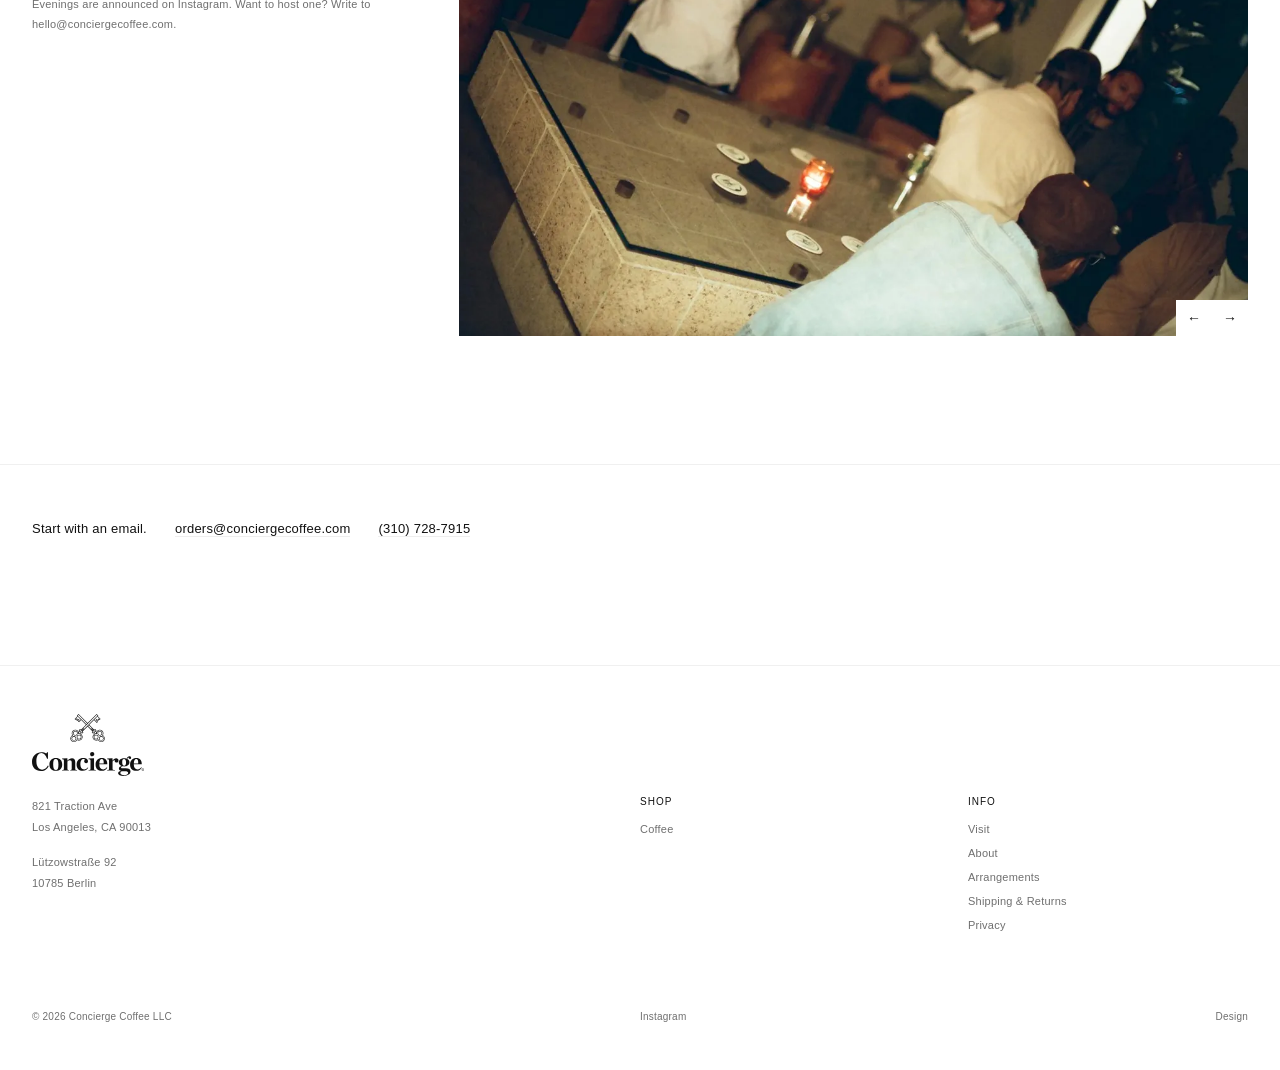
<file: arrangements.html>
<!DOCTYPE html>
<html lang="en">
<head>
<meta charset="UTF-8">
<meta name="viewport" content="width=device-width, initial-scale=1.0">
<title>Arrangements — Concierge Coffee</title>
<link rel="icon" href="images/favicon.svg" type="image/svg+xml">
<link rel="preload" href="fonts/newsreader-var.woff2" as="font" type="font/woff2" crossorigin>
<meta name="description" content="Events, catering and wholesale from Concierge Coffee, plus Abrazo, the evening at 821 Traction Ave.">
<!-- Absolute URLs below point at the preview domain; swap to the real domain at cutover. -->
<link rel="canonical" href="https://conciergecoffee.com/arrangements">
<meta property="og:site_name" content="Concierge Coffee">
<meta property="og:title" content="Arrangements — Concierge Coffee">
<meta property="og:description" content="Events, catering and wholesale from Concierge Coffee, plus Abrazo, the evening at 821 Traction Ave.">
<meta property="og:url" content="https://conciergecoffee.com/arrangements">
<meta property="og:type" content="website">
<meta property="og:image" content="https://conciergecoffee.com/images/og.jpg">
<meta property="og:image:width" content="1200">
<meta property="og:image:height" content="630">
<meta name="twitter:card" content="summary_large_image">
<link rel="stylesheet" href="styles.css">
</head>
<body>

<!-- LOGO DEFS — original Concierge artwork (crossed keys + wordmark), vectorized from CC_logokeysSMXL.pdf -->
<svg width="0" height="0" style="position:absolute" aria-hidden="true" focusable="false">
<symbol id="cc-keys" viewBox="0 0 151.07 120.06" fill="currentColor" fill-rule="nonzero">
<path d="M 22.05 110.28 C 20.61 111.71 18.7 112.5 16.67 112.5 C 14.64 112.5 12.73 111.71 11.3 110.28 C 8.33 107.31 8.33 102.49 11.3 99.53 C 12.73 98.09 14.64 97.3 16.67 97.3 C 18.7 97.3 20.61 98.09 22.05 99.53 C 25.01 102.49 25.01 107.31 22.05 110.28 M 16.67 94.79 C 14.08 94.79 11.49 95.77 9.51 97.74 C 5.57 101.69 5.57 108.11 9.51 112.06 C 11.49 114.03 14.08 115.02 16.67 115.02 C 19.27 115.02 21.86 114.04 23.83 112.06 C 27.78 108.11 27.78 101.69 23.83 97.74 C 21.86 95.77 19.27 94.79 16.67 94.79 "/>
<path d="M 39.04 91.04 C 41.07 91.04 42.98 91.83 44.41 93.27 C 47.38 96.23 47.38 101.05 44.42 104.01 C 42.98 105.45 41.07 106.23 39.04 106.23 C 37.01 106.23 35.1 105.45 33.67 104.01 C 32.23 102.58 31.45 100.67 31.45 98.64 C 31.45 96.61 32.23 94.7 33.67 93.26 C 35.1 91.83 37.01 91.04 39.04 91.04 M 31.88 105.8 C 33.86 107.77 36.45 108.76 39.04 108.76 C 41.63 108.76 44.23 107.77 46.2 105.8 C 50.14 101.85 50.14 95.43 46.2 91.48 C 44.23 89.51 41.63 88.52 39.04 88.52 C 36.45 88.52 33.86 89.51 31.88 91.48 C 27.94 95.43 27.93 101.85 31.88 105.8 "/>
<path d="M 22.93 90.13 C 20.9 90.13 18.99 89.34 17.56 87.91 C 14.6 84.94 14.6 80.12 17.56 77.16 C 18.99 75.72 20.9 74.93 22.93 74.93 C 24.96 74.93 26.88 75.73 28.31 77.16 C 31.27 80.12 31.27 84.94 28.31 87.91 C 26.88 89.34 24.97 90.13 22.93 90.13 M 30.09 75.38 C 28.12 73.4 25.53 72.41 22.93 72.41 C 20.34 72.41 17.75 73.4 15.78 75.38 C 11.83 79.32 11.83 85.74 15.78 89.69 C 17.75 91.66 20.34 92.65 22.94 92.65 C 25.53 92.65 28.12 91.66 30.09 89.69 C 34.04 85.74 34.04 79.32 30.09 75.38 "/>
<path d="M 143.35 113.86 C 140.98 116.23 137.8 117.54 134.41 117.54 C 130.96 117.54 127.72 116.19 125.28 113.75 C 124.3 112.77 123.5 111.67 122.88 110.46 L 121.61 107.95 L 119.25 109.49 C 117.2 110.84 114.81 111.55 112.35 111.55 C 108.92 111.55 105.68 110.2 103.21 107.73 C 98.2 102.72 98.15 94.61 103.1 89.65 C 105.45 87.31 108.71 85.97 112.05 85.97 C 112.31 85.97 112.56 85.98 112.82 85.99 L 115.66 86.16 L 115.49 83.32 C 115.27 79.7 116.61 76.15 119.15 73.61 C 121.52 71.23 124.7 69.93 128.09 69.93 C 131.54 69.93 134.78 71.27 137.23 73.71 C 141.59 78.08 142.32 84.68 138.99 89.76 L 137.44 92.11 L 139.95 93.39 C 141.16 94 142.27 94.81 143.24 95.78 C 145.67 98.21 147.02 101.43 147.03 104.86 C 147.05 108.27 145.74 111.46 143.35 113.86 M 105.55 79.64 L 104.98 79.07 L 108.57 75.48 L 109.14 76.05 L 110.81 77.72 L 110.81 77.73 L 112.89 79.8 L 112.47 82.97 L 109.3 83.39 L 107.22 81.32 Z M 101.41 79.07 L 101.41 79.08 L 99.62 80.87 L 96.92 78.18 L 98.71 76.38 L 98.72 76.39 L 105.88 69.23 L 105.88 69.22 L 107.67 67.43 L 110.37 70.12 L 108.57 71.92 L 108.57 71.91 Z M 96.04 70.13 L 95.13 69.23 L 98.73 65.64 L 99.63 66.54 Z M 92.45 66.55 L 96.04 62.95 L 96.94 63.86 L 93.35 67.45 Z M 77.32 51.41 L 80.91 47.82 L 94.26 61.17 L 90.67 64.76 Z M 73.75 51.41 L 60.4 64.77 L 56.81 61.17 L 71.94 46.04 L 75.54 42.45 L 77.32 40.66 L 114.44 3.54 L 118.02 7.13 L 97.98 27.18 L 97.99 27.18 L 75.54 49.63 Z M 57.72 67.45 L 54.12 63.86 L 55.03 62.95 L 58.62 66.55 Z M 55.03 70.13 L 51.44 66.54 L 52.34 65.64 L 55.93 69.23 Z M 54.15 78.18 L 51.45 80.87 L 49.66 79.08 L 49.66 79.07 L 42.5 71.91 L 42.5 71.92 L 40.7 70.12 L 43.4 67.43 L 45.2 69.22 L 45.19 69.23 L 52.35 76.39 L 52.35 76.38 Z M 45.52 79.64 L 43.85 81.32 L 41.77 83.39 L 38.6 82.97 L 38.18 79.8 L 40.26 77.73 L 40.26 77.72 L 41.93 76.05 L 42.5 75.48 L 46.09 79.07 Z M 47.96 89.65 C 52.92 94.61 52.87 102.72 47.86 107.73 C 45.39 110.2 42.15 111.55 38.72 111.55 C 36.26 111.55 33.87 110.84 31.82 109.49 L 29.46 107.95 L 28.18 110.46 C 27.57 111.67 26.77 112.77 25.79 113.75 C 23.35 116.19 20.1 117.54 16.65 117.54 C 13.27 117.54 10.09 116.23 7.71 113.86 C 5.33 111.46 4.02 108.27 4.04 104.86 C 4.05 101.43 5.4 98.21 7.83 95.78 C 8.8 94.81 9.91 94 11.11 93.39 L 13.62 92.11 L 12.08 89.76 C 8.75 84.68 9.48 78.08 13.84 73.71 C 16.29 71.27 19.53 69.93 22.98 69.93 C 26.37 69.93 29.54 71.23 31.92 73.61 C 34.46 76.15 35.8 79.7 35.58 83.32 L 35.41 86.16 L 38.25 85.99 C 38.5 85.98 38.76 85.97 39.02 85.97 C 42.36 85.97 45.62 87.31 47.96 89.65 M 49.66 68.32 L 53.25 71.91 L 52.35 72.81 L 48.76 69.22 Z M 53.08 27.18 L 53.09 27.18 L 33.04 7.13 L 36.63 3.54 L 73.75 40.66 L 70.16 44.26 Z M 38.78 32.02 L 37.41 30.65 L 41.75 26.31 L 36.85 21.41 L 31.45 26.8 L 30.24 25.6 L 33.67 22.18 L 29.57 18.07 L 24.82 22.82 L 23.2 21.2 L 33.37 11.04 L 46.57 24.23 Z M 127.86 21.2 L 126.25 22.82 L 122.92 19.49 L 118.82 23.59 L 120.82 25.6 L 119.62 26.8 L 114.22 21.41 L 109.32 26.31 L 116.48 33.48 L 115.12 34.84 L 104.5 24.23 L 117.7 11.04 Z M 102.31 69.22 L 98.71 72.81 L 97.82 71.91 L 101.41 68.32 Z M 145.02 94 C 143.86 92.83 142.54 91.87 141.1 91.14 C 145.02 85.16 144.24 77.16 139.01 71.93 C 135.99 68.91 132.04 67.4 128.09 67.4 C 124.2 67.4 120.32 68.88 117.37 71.82 C 115.82 73.38 114.64 75.23 113.9 77.25 L 110.36 73.7 L 113.93 70.12 L 107.67 63.86 L 104.09 67.44 L 82.69 46.04 L 99.77 28.96 L 102.81 25.92 L 115.12 38.22 L 119.86 33.48 L 112.7 26.31 L 114.22 24.79 L 119.62 30.18 L 124.2 25.6 L 122.19 23.59 L 122.92 22.87 L 126.25 26.2 L 131.31 21.13 L 119.46 9.28 L 121.57 7.16 L 114.42 0 L 75.54 38.88 L 36.65 0 L 29.5 7.16 L 31.61 9.28 L 19.76 21.13 L 24.82 26.2 L 29.57 21.45 L 30.29 22.18 L 26.87 25.6 L 31.45 30.18 L 36.85 24.79 L 38.38 26.31 L 34.03 30.65 L 38.78 35.39 L 48.25 25.92 L 68.38 46.04 L 46.98 67.44 L 43.4 63.86 L 37.14 70.12 L 40.71 73.7 L 40.15 74.27 L 37.77 76.65 L 37.17 77.25 C 36.42 75.23 35.25 73.38 33.7 71.82 C 30.75 68.88 26.88 67.4 22.98 67.4 C 19.04 67.4 15.08 68.91 12.06 71.93 C 6.83 77.16 6.05 85.16 9.97 91.14 C 8.53 91.87 7.21 92.83 6.04 94 C 0.05 99.99 0 109.7 5.93 115.64 C 8.88 118.59 12.76 120.06 16.66 120.06 C 20.6 120.06 24.56 118.55 27.58 115.53 C 28.74 114.36 29.7 113.05 30.43 111.6 C 32.96 113.25 35.84 114.07 38.72 114.07 C 42.67 114.07 46.62 112.54 49.64 109.51 C 55.64 103.52 55.69 93.81 49.75 87.87 C 48.2 86.32 46.34 85.16 44.32 84.41 L 47.87 80.86 L 51.45 84.44 L 57.71 78.18 L 54.13 74.6 L 75.54 53.2 L 96.93 74.6 L 93.36 78.18 L 99.62 84.44 L 103.2 80.86 L 103.77 81.43 L 106.75 84.41 C 104.73 85.16 102.87 86.32 101.32 87.87 C 95.38 93.81 95.43 103.52 101.43 109.51 C 104.45 112.54 108.4 114.07 112.35 114.07 C 115.23 114.07 118.11 113.25 120.64 111.6 C 121.37 113.05 122.32 114.36 123.49 115.53 C 126.51 118.55 130.47 120.06 134.41 120.06 C 138.3 120.06 142.19 118.59 145.13 115.64 C 151.07 109.7 151.02 99.99 145.02 94 "/>
<path d="M 139.77 110.28 C 138.34 111.71 136.43 112.5 134.39 112.5 C 132.36 112.5 130.45 111.71 129.02 110.28 C 126.06 107.31 126.06 102.49 129.02 99.53 C 130.45 98.09 132.36 97.3 134.39 97.3 C 136.43 97.3 138.34 98.09 139.77 99.53 C 142.73 102.49 142.73 107.31 139.77 110.28 M 141.55 97.74 C 139.58 95.77 136.99 94.79 134.39 94.79 C 131.8 94.79 129.21 95.77 127.24 97.74 C 123.29 101.69 123.29 108.11 127.24 112.06 C 129.21 114.04 131.8 115.02 134.4 115.02 C 136.99 115.02 139.58 114.03 141.55 112.06 C 145.5 108.11 145.5 101.69 141.55 97.74 "/>
<path d="M 117.4 104.02 C 115.97 105.45 114.06 106.23 112.03 106.23 C 109.99 106.23 108.09 105.45 106.65 104.02 C 103.69 101.05 103.69 96.23 106.65 93.27 C 108.09 91.83 110 91.04 112.03 91.04 C 114.06 91.04 115.97 91.83 117.4 93.26 C 118.84 94.7 119.62 96.61 119.62 98.64 C 119.62 100.67 118.83 102.58 117.4 104.02 M 112.03 88.52 C 109.44 88.52 106.84 89.51 104.87 91.48 C 100.92 95.43 100.92 101.85 104.87 105.8 C 106.84 107.77 109.44 108.76 112.03 108.76 C 114.62 108.76 117.21 107.77 119.18 105.8 C 123.13 101.85 123.13 95.43 119.19 91.48 C 117.21 89.51 114.62 88.52 112.03 88.52 "/>
<path d="M 122.76 77.16 C 124.19 75.73 126.1 74.93 128.13 74.93 C 130.17 74.93 132.08 75.73 133.51 77.16 C 136.47 80.12 136.47 84.94 133.51 87.91 C 132.07 89.34 130.17 90.13 128.13 90.13 C 126.1 90.13 124.19 89.34 122.76 87.91 C 119.8 84.94 119.8 80.12 122.76 77.16 M 135.29 89.69 C 139.24 85.74 139.24 79.32 135.29 75.38 C 133.32 73.4 130.73 72.41 128.13 72.41 C 125.54 72.41 122.95 73.4 120.98 75.38 C 117.03 79.32 117.03 85.74 120.97 89.69 C 122.95 91.66 125.54 92.65 128.13 92.65 C 130.73 92.65 133.32 91.66 135.29 89.69 "/>
</symbol>
<symbol id="cc-word" viewBox="0 0 415.33 88.96" fill="currentColor" fill-rule="nonzero">
<path d="M 0 36.57 C 0 15.34 15.73 0.79 35.49 0.79 C 42.07 0.79 48.37 2.65 52.79 5.11 L 56.43 0.49 L 59.18 0.49 L 59.18 25.36 L 55.94 25.36 C 50.82 11.99 44.34 3.93 34.8 3.93 C 24.38 3.93 16.22 14.35 16.22 34.6 C 16.22 55.54 26.54 65.37 37.65 65.37 C 47.19 65.37 54.07 60.26 58.88 50.23 L 61.84 51.61 C 57.32 61.93 48.66 70.68 33.33 70.68 C 12.29 70.68 0 56.92 0 36.57 "/>
<path d="M 98.01 46.2 C 98.01 32.34 94.86 25.66 87.89 25.66 C 80.9 25.66 78.55 32.34 78.55 46.2 C 78.55 60.07 81.69 66.85 88.77 66.85 C 95.55 66.85 98.01 60.07 98.01 46.2 M 64.59 46.4 C 64.59 31.95 74.02 22.61 88.38 22.61 C 103.03 22.61 112.07 31.56 112.07 46.01 C 112.07 60.55 102.53 69.9 88.38 69.9 C 73.43 69.9 64.59 60.95 64.59 46.4 "/>
<path d="M 111.48 66.55 C 117.08 66.46 118.26 65.57 118.26 63.02 L 118.26 31.55 C 118.26 28.61 117.08 26.84 111.48 26.74 L 111.48 24.28 L 131.14 23.39 L 131.14 32.05 C 135.76 26.84 141.95 23.1 148.34 23.1 C 156.5 23.1 160.34 28.11 160.34 37.36 L 160.34 63.02 C 160.34 65.57 161.42 66.46 167.12 66.55 L 167.12 69.01 L 141.86 69.01 L 141.86 66.55 C 145.79 66.46 147.26 65.57 147.26 63.02 L 147.26 39.12 C 147.26 33.12 145.3 30.18 140.38 30.18 C 136.84 30.18 133.99 32.05 131.34 34.8 L 131.34 63.02 C 131.34 65.57 132.81 66.46 136.64 66.55 L 136.64 69.01 L 111.48 69.01 Z M 111.48 66.55 "/>
<path d="M 165.45 46.99 C 165.45 31.95 175.77 22.61 189.63 22.61 C 202.71 22.61 207.62 29 207.62 33.91 C 207.62 38.24 205.16 41.29 200.84 41.29 C 195.92 41.29 193.47 38.34 193.47 34.7 C 193.47 32.05 195.23 29.69 196.71 28.8 C 195.73 27.13 193.37 25.56 190.02 25.56 C 183.54 25.56 179.31 32.73 179.31 45.61 C 179.31 56.23 183.64 64.68 193.37 64.68 C 198.48 64.68 203.1 61.93 206.64 57.31 L 208.51 58.79 C 204.08 65.57 198.09 69.89 188.55 69.89 C 174.2 69.89 165.45 61.05 165.45 46.99 "/>
<path d="M 215.48 7.96 C 215.48 3.14 218.63 0 223.25 0 C 227.97 0 231.02 2.95 231.02 7.67 C 231.02 12.48 227.97 15.63 223.25 15.63 C 218.63 15.63 215.48 12.78 215.48 7.96 M 209.88 66.55 C 215.48 66.46 216.96 65.57 216.96 63.02 L 216.96 31.56 C 216.96 28.61 215.48 26.84 209.88 26.74 L 209.88 24.28 L 230.04 23.39 L 230.04 63.02 C 230.04 65.57 231.12 66.46 236.82 66.55 L 236.82 69.01 L 209.88 69.01 Z M 209.88 66.55 "/>
<path d="M 249.7 42.57 L 265.82 42.47 C 266.9 32.64 264.44 25.66 258.34 25.66 C 253.04 25.66 250.18 31.65 249.7 42.57 M 235.83 46.89 C 235.83 31.95 245.66 22.61 259.03 22.61 C 272.89 22.61 279.88 32.54 279.19 45.42 L 249.6 45.42 L 249.6 46.6 C 249.6 57.8 254.41 64.88 263.85 64.88 C 269.36 64.88 273.48 61.93 277.22 56.82 L 279.19 58.29 C 274.86 65.18 268.77 69.89 259.03 69.89 C 244.68 69.89 235.83 61.34 235.83 46.89 "/>
<path d="M 278.89 66.55 C 284.5 66.46 285.68 65.57 285.68 63.02 L 285.68 31.55 C 285.68 28.61 284.5 26.84 278.89 26.74 L 278.89 24.28 L 298.55 23.39 L 298.55 32.14 C 301.9 26.84 306.71 23 312.02 23 C 317.82 23 320.77 26.64 320.77 31.16 C 320.77 35.68 317.92 38.93 313.79 38.93 C 309.37 38.93 306.52 36.08 306.52 32.34 C 306.52 31.46 306.71 30.28 307.01 29.39 C 303.96 29.59 300.91 32.05 298.75 35.09 L 298.75 63.02 C 298.75 65.57 300.42 66.36 307.6 66.55 L 307.6 69.01 L 278.89 69.01 Z M 278.89 66.55 "/>
<path d="M 348.69 38.24 C 348.69 30.47 346.43 25.86 341.12 25.86 C 336.11 25.86 334.53 29.49 334.53 38.24 C 334.53 46.89 336.89 50.62 342 50.62 C 347.02 50.62 348.69 46.89 348.69 38.24 M 356.65 77.07 C 356.65 73.43 354 71.37 343.48 71.37 L 333.16 71.37 C 329.62 72.75 327.65 74.71 327.65 77.86 C 327.65 82.87 332.66 86.12 342.49 86.12 C 350.95 86.12 356.65 82.58 356.65 77.07 M 350.75 24.58 C 353.01 19.76 356.26 15.73 361.47 15.73 C 365.4 15.73 367.57 18.09 367.57 21.13 C 367.57 23.79 365.79 26.05 362.75 26.05 C 360.39 26.05 358.03 24.18 358.03 20.74 C 356.06 21.43 354.2 23.39 353.11 25.56 C 358.03 28.02 361.37 32.14 361.37 38.04 C 361.37 47.58 352.82 53.48 341.61 53.48 C 339.64 53.48 337.68 53.28 335.81 52.98 C 331.98 54.26 330.21 55.54 330.21 57.41 C 330.21 59.38 332.17 60.66 340.04 60.66 L 347.21 60.66 C 359.6 60.66 365.3 64.49 365.3 72.75 C 365.3 81.3 355.67 88.96 339.94 88.96 C 327.75 88.96 319.2 84.84 319.2 79.04 C 319.2 74.81 322.73 71.57 330.5 70.39 L 330.5 70.09 C 324.41 68.12 322.24 64.88 322.24 61.14 C 322.24 57.61 325.49 54.16 331.88 51.9 C 325.88 49.64 321.85 45.22 321.85 38.44 C 321.85 29 330.4 23.1 341.61 23.1 C 344.86 23.1 348 23.59 350.75 24.58 "/>
<path d="M 377.59 42.57 L 393.71 42.47 C 394.79 32.64 392.34 25.66 386.24 25.66 C 380.93 25.66 378.08 31.65 377.59 42.57 M 363.73 46.89 C 363.73 31.95 373.56 22.61 386.93 22.61 C 400.79 22.61 407.77 32.54 407.08 45.42 L 377.49 45.42 L 377.49 46.6 C 377.49 57.8 382.31 64.88 391.75 64.88 C 397.25 64.88 401.38 61.93 405.11 56.82 L 407.08 58.29 C 402.76 65.18 396.66 69.89 386.93 69.89 C 372.57 69.89 363.73 61.34 363.73 46.89 "/>
<path d="M 411.12 69.01 C 409.04 69.01 407.8 67.79 407.8 65.74 C 407.8 63.63 409.07 62.32 411.12 62.32 C 413.2 62.32 414.45 63.54 414.45 65.59 C 414.45 67.7 413.18 69.01 411.12 69.01 M 411.12 61.43 C 408.62 61.43 406.92 63.14 406.92 65.74 C 406.92 68.35 408.62 69.89 411.12 69.89 C 413.68 69.89 415.33 68.19 415.33 65.59 C 415.33 63.03 413.68 61.43 411.12 61.43 "/>
<path d="M 412.73 66.84 C 412.69 66.79 412.64 66.77 412.59 66.77 C 412.53 66.75 412.49 66.78 412.45 66.82 C 412.07 67.18 411.65 67.35 411.18 67.35 C 410.18 67.35 409.58 66.5 409.58 65.68 C 409.58 64.73 410.27 63.98 411.15 63.98 C 411.54 63.98 411.82 64.11 411.98 64.23 C 411.92 64.31 411.88 64.41 411.88 64.52 C 411.88 64.83 412.13 65.07 412.45 65.07 C 412.78 65.07 413.04 64.79 413.04 64.43 C 413.04 63.74 412.16 63.13 411.16 63.13 C 409.77 63.13 408.68 64.25 408.68 65.68 C 408.68 67.11 409.75 68.2 411.18 68.2 C 411.88 68.2 412.54 67.93 413.02 67.45 C 413.09 67.38 413.09 67.27 413.03 67.2 Z M 412.73 66.84 "/>
</symbol>
</svg>

<!-- Shared across the site: layout.js fills this in. -->
<nav></nav>

<!-- HERO -->
<section class="visit-hero">
  <div class="visit-hero-img">
    <img fetchpriority="high" class="shift-up" src="images/concierge-coffee-courtyard-arts-district-los-angeles.webp" srcset="images/concierge-coffee-courtyard-arts-district-los-angeles-800.webp 800w, images/concierge-coffee-courtyard-arts-district-los-angeles.webp 1920w" sizes="100vw" alt="The courtyard at 821 Traction Ave" />
  </div>
  <div class="visit-hero-meta">
    <h1 class="visit-title">Arrangements.</h1>
    <div class="visit-info">
      <span>Events, catering</span>
      <span>and wholesale</span>
      <a href="#wholesale">Wholesale →</a>
    </div>
  </div>
</section>

<p class="arr-intro">
  A concierge has the city at their fingertips and can open doors to other
  spaces. Coffee for special, temporary moments. A bar built somewhere else for
  an evening, beans by the kilo for a kitchen across town. Los Angeles and
  Berlin.
</p>

<div class="arr-rule"></div>

<section class="arr-block" id="events">
  <h2 class="arr-h">Events</h2>
  <div class="arr-body">
    <div class="arr-text">
    <p>
      Openings, screenings, launches, dinners. A bar built for the room and run
      by the same people who run the one on Traction Ave. Espresso, filter, cold
      brew and the signature drinks, or a short custom menu written for the
      night.
    </p>
    <p>
      Bring the room, the date and the number of people.
    </p>
    </div>
    <div class="arr-media">
    <div class="arr-img">
      <img src="images/concierge-coffee-abrazo-women-around-table.webp" srcset="images/concierge-coffee-abrazo-women-around-table-800.webp 800w, images/concierge-coffee-abrazo-women-around-table.webp 1400w" sizes="(max-width: 768px) 100vw, 33vw" alt="Women around a table on an Abrazo night" loading="lazy" />
    </div>
    </div>
  </div>
</section>

<section class="arr-block" id="catering">
  <h2 class="arr-h">Catering</h2>
  <div class="arr-body">
    <div class="arr-text">
    <p>
      Coffee service for studios, offices and kitchens that need to focus on
      other tasks without compromising the quality of their coffee. Equipment,
      training and beans together, or beans alone with the machine already in
      place.
    </p>
    <p>
      Standing arrangements as well as single days.
    </p>
    </div>
    <div class="arr-media">
    <div class="arr-img">
      <img src="images/concierge-coffee-catering-821-traction-ave.webp" srcset="images/concierge-coffee-catering-821-traction-ave-800.webp 800w, images/concierge-coffee-catering-821-traction-ave.webp 1080w" sizes="(max-width: 768px) 100vw, 33vw" alt="The room at 821 Traction Ave in service" loading="lazy" />
    </div>
    </div>
  </div>
</section>

<section class="arr-block" id="wholesale">
  <h2 class="arr-h">Wholesale</h2>
  <div class="arr-body">
    <div class="arr-text">
    <p>
      Beans by the kilo for coffee shops, offices, restaurants and hotels. The
      Concierge signature espresso and a variety of single origins.
    </p>
    <p>
      Roasted weekly in both cities. Orders start at 5 kg.
    </p>
    <p>
      Send the form and we answer within a working day: prices, a delivery
      day, and a sample if you want one. From there, orders go by email and
      arrive with an invoice.
    </p>

    <!-- Posts to the Pages Function at api/wholesale (functions/api/wholesale.js),
         which mails orders@conciergecoffee.com. Where there is no function,
         the script below hands the request to the visitor's mail app. -->
    <form class="ws-form" id="ws-form" method="post" action="api/wholesale" novalidate>
      <div class="qa-field">
        <label class="qa-lbl" for="ws-business">Business</label>
        <input class="ws-in" id="ws-business" name="business" type="text" required autocomplete="organization" placeholder="The shop, office, restaurant or hotel" />
      </div>
      <div class="qa-field">
        <label class="qa-lbl" for="ws-name">Your name</label>
        <input class="ws-in" id="ws-name" name="name" type="text" required autocomplete="name" />
      </div>
      <div class="qa-field">
        <label class="qa-lbl" for="ws-email">Email</label>
        <input class="ws-in" id="ws-email" name="email" type="email" required autocomplete="email" />
      </div>
      <div class="qa-field">
        <label class="qa-lbl" for="ws-phone">Phone</label>
        <input class="ws-in" id="ws-phone" name="phone" type="tel" autocomplete="tel" />
      </div>
      <div class="qa-field ws-wide">
        <label class="qa-lbl" for="ws-coffees">Coffees, and roughly how many kilos a month</label>
        <input class="ws-in" id="ws-coffees" name="coffees" type="text" placeholder="Espresso 10 kg, a filter 3 kg" />
      </div>
      <div class="qa-field ws-wide">
        <label class="qa-lbl" for="ws-method">Delivery or pick-up</label>
        <select class="qa-sel" id="ws-method" name="method">
          <option>Delivery</option>
          <option>Pick-up at 821 Traction Ave</option>
          <option>Not decided yet</option>
        </select>
      </div>
      <div class="qa-field ws-wide">
        <label class="qa-lbl" for="ws-notes">Anything else</label>
        <textarea class="ws-in" id="ws-notes" name="notes" rows="4" placeholder="Machine and grinder, opening date, questions"></textarea>
      </div>
      <!-- Honeypot. No person sees it; a bot fills it and the request is dropped. -->
      <div class="ws-hp" aria-hidden="true">
        <label for="ws-website">Website</label>
        <input id="ws-website" name="website" type="text" tabindex="-1" autocomplete="off" />
      </div>
      <p class="ws-note" id="ws-error" hidden></p>
      <div class="ws-wide">
        <button class="atc" type="submit">Send request</button>
      </div>
      <p class="ws-note">Lands at orders@conciergecoffee.com and nowhere else.</p>
    </form>
    <p class="ws-done" id="ws-done" tabindex="-1" hidden></p>
    </div>
    <div class="arr-media">
      <!-- Benjamin's two, 11 Sep 2026: where the coffee comes from and how
           it gets here. Colour, like the rest of this page. -->
      <div class="arr-img">
        <img src="images/concierge-coffee-green-coffee-warehouse.webp" srcset="images/concierge-coffee-green-coffee-warehouse-800.webp 750w, images/concierge-coffee-green-coffee-warehouse.webp 900w" sizes="(max-width: 768px) 100vw, 33vw" alt="Green coffee stacked on pallets in the importer's warehouse" loading="lazy" decoding="async" />
      </div>
      <div class="arr-img">
        <img src="images/concierge-coffee-green-coffee-in-the-car.webp" srcset="images/concierge-coffee-green-coffee-in-the-car-800.webp 750w, images/concierge-coffee-green-coffee-in-the-car.webp 900w" sizes="(max-width: 768px) 100vw, 33vw" alt="Two sacks of green coffee in the back of the car" loading="lazy" decoding="async" />
      </div>
    </div>
  </div>
</section>

<div class="arr-rule"></div>

<section class="arr-block" id="abrazo">
  <div>
    <h2 class="arr-h">Abrazo</h2>
    <div class="arr-body abrazo-copy">
      <p>
        Abrazo is the evening. Night markets, chess nights, screenings, and
        gatherings of one kind or another, with records on and a glass of wine
        if you want one. The same room under different light, run with people
        from the neighbourhood rather than for them.
      </p>
      <p class="arr-note">
        Evenings are announced on Instagram. Want to host one? Write to
        <a href="mailto:hello@conciergecoffee.com">hello@conciergecoffee.com</a>.
      </p>
    </div>
  </div>
  <!-- The homepage slider, in the homepage frame. -->
  <div class="abrazo-slides" id="abrazo-slides">
    <div class="slide on"><img src="images/concierge-coffee-abrazo-evening-room.webp" srcset="images/concierge-coffee-abrazo-evening-room-800.webp 800w, images/concierge-coffee-abrazo-evening-room.webp 1280w" sizes="(max-width: 768px) 100vw, 66vw" alt="The room on an Abrazo night" loading="lazy" /></div>
    <div class="slide"><img src="images/concierge-coffee-abrazo-wine-on-ice.webp" srcset="images/concierge-coffee-abrazo-wine-on-ice-800.webp 800w, images/concierge-coffee-abrazo-wine-on-ice.webp 1280w" sizes="(max-width: 768px) 100vw, 66vw" alt="Wine on ice for an Abrazo night" loading="lazy" /></div>
    <div class="abrazo-arrows">
      <button type="button" aria-label="Previous photograph" onclick="abrazoStep(-1)">&larr;</button>
      <button type="button" aria-label="Next photograph" onclick="abrazoStep(1)">&rarr;</button>
    </div>
  </div>
</section>

<div class="arr-rule"></div>

<div class="arr-cta">
  <span>Start with an email.</span>
  <a href="mailto:orders@conciergecoffee.com">orders@conciergecoffee.com</a>
  <a href="tel:+13107287915">(310) 728-7915</a>
</div>

<!-- FOOTER -->
<!-- Shared across the site: layout.js fills this in. -->
<footer></footer>
<script type="module" src="layout.js"></script>

<script>
  // Abrazo slideshow, as on the homepage: five-second crossfade plus arrows.
  // A click moves the frame and restarts the clock. Reduced motion keeps the
  // arrows and drops only the automatic advance.
  let abrazoStep = () => {};  // the arrows exist before the slider decides it has enough slides
  (function () {
    const slides = [...document.querySelectorAll('#abrazo-slides .slide')];
    if (slides.length < 2) return;
    const reduced = matchMedia('(prefers-reduced-motion: reduce)').matches;

    let i = 0, timer = null;
    const go = (d) => {
      slides[i].classList.remove('on');
      i = (i + d + slides.length) % slides.length;
      slides[i].classList.add('on');
    };
    const start = () => { if (!timer && !reduced) timer = setInterval(() => go(1), 5000); };
    const stop = () => { clearInterval(timer); timer = null; };

    abrazoStep = (d) => { stop(); go(d); start(); };

    document.addEventListener('visibilitychange', () => document.hidden ? stop() : start());
    start();
  })();
</script>

<script>

  // Nav sheet. Plain script rather than part of the Shopify module, so the
  // Visit page can use the same markup without carrying the storefront code.
  function toggleNav(force) {
    const nav = document.querySelector('nav');
    const open = force === undefined ? !nav.classList.contains('open') : force;
    nav.classList.toggle('open', open);
    document.getElementById('nav-toggle').setAttribute('aria-expanded', open);
    document.body.style.overflow = open ? 'hidden' : '';
  }

  document.addEventListener('keydown', e => { if (e.key === 'Escape') toggleNav(false); });

  // Leaving the breakpoint with the sheet open would strand the scroll lock.
  matchMedia('(min-width: 769px)').addEventListener('change', e => { if (e.matches) toggleNav(false); });
</script>


<script>
  // Wholesale form. Posts to the Pages Function at api/wholesale; where there
  // is none (GitHub Pages), hands the request to the visitor's mail app, so
  // the form never dead-ends. A plain post with script off comes back with
  // ?sent=1 or ?error=, read here.
  (function () {
    const form = document.getElementById('ws-form');
    if (!form) return;
    const done = document.getElementById('ws-done');
    const err = document.getElementById('ws-error');
    const btn = form.querySelector('button[type="submit"]');
    const TO = 'orders@conciergecoffee.com';
    const THANKS = `Thank you. The request is on its way to ${TO}. You hear from us within a working day.`;
    const MAILAPP = `Your mail app should open with the request filled in. If it does not, write to ${TO}.`;

    const finish = (msg) => { form.hidden = true; done.textContent = msg; done.hidden = false; done.focus(); };
    const fail = (msg) => { err.textContent = msg; err.hidden = false; btn.disabled = false; btn.textContent = 'Send request'; };

    const params = new URLSearchParams(location.search);
    if (params.get('sent') === '1') finish(THANKS);
    else if (params.get('error')) fail(params.get('error'));

    form.addEventListener('submit', async (e) => {
      e.preventDefault();
      err.hidden = true;
      if (!form.reportValidity()) return;
      btn.disabled = true; btn.textContent = 'Sending...';
      const data = Object.fromEntries(new FormData(form).entries());
      let res = null, body = {};
      try {
        res = await fetch(form.action, {
          method: 'POST',
          headers: { 'Content-Type': 'application/json', Accept: 'application/json' },
          body: JSON.stringify(data),
        });
        body = await res.json().catch(() => ({}));
      } catch (_) { res = null; }
      if (res && res.ok && body.ok) { finish(THANKS); return; }
      // The function answered and said no: show why, keep the form.
      if (res && (res.status === 400 || res.status === 502) && body.error) { fail(body.error); return; }
      if (res && body.error) console.error('wholesale form:', res.status, body.error);
      // Nothing behind the form on this host: the mail app instead.
      const lines = [
        ['Business', data.business], ['Contact', data.name], ['Email', data.email], ['Phone', data.phone],
        ['Coffees and kilos a month', data.coffees], ['Delivery or pick-up', data.method], ['Notes', data.notes],
      ].filter(([, v]) => v && String(v).trim()).map(([k, v]) => `${k}: ${String(v).trim()}`);
      location.href = `mailto:${TO}?subject=${encodeURIComponent('Wholesale request: ' + data.business)}&body=${encodeURIComponent(lines.join('\n'))}`;
      finish(MAILAPP);
    });
  })();
</script>

<script type="module">
  /* Nothing on this page is for sale, and it still carries the bag: the bar
     and the footer are the same on every page, so the shop links in the footer
     and the drawer behind Bag have to work here too. */
  import { initBag } from './shopify.js';
  initBag();
</script>

</body>
</html>
</file>
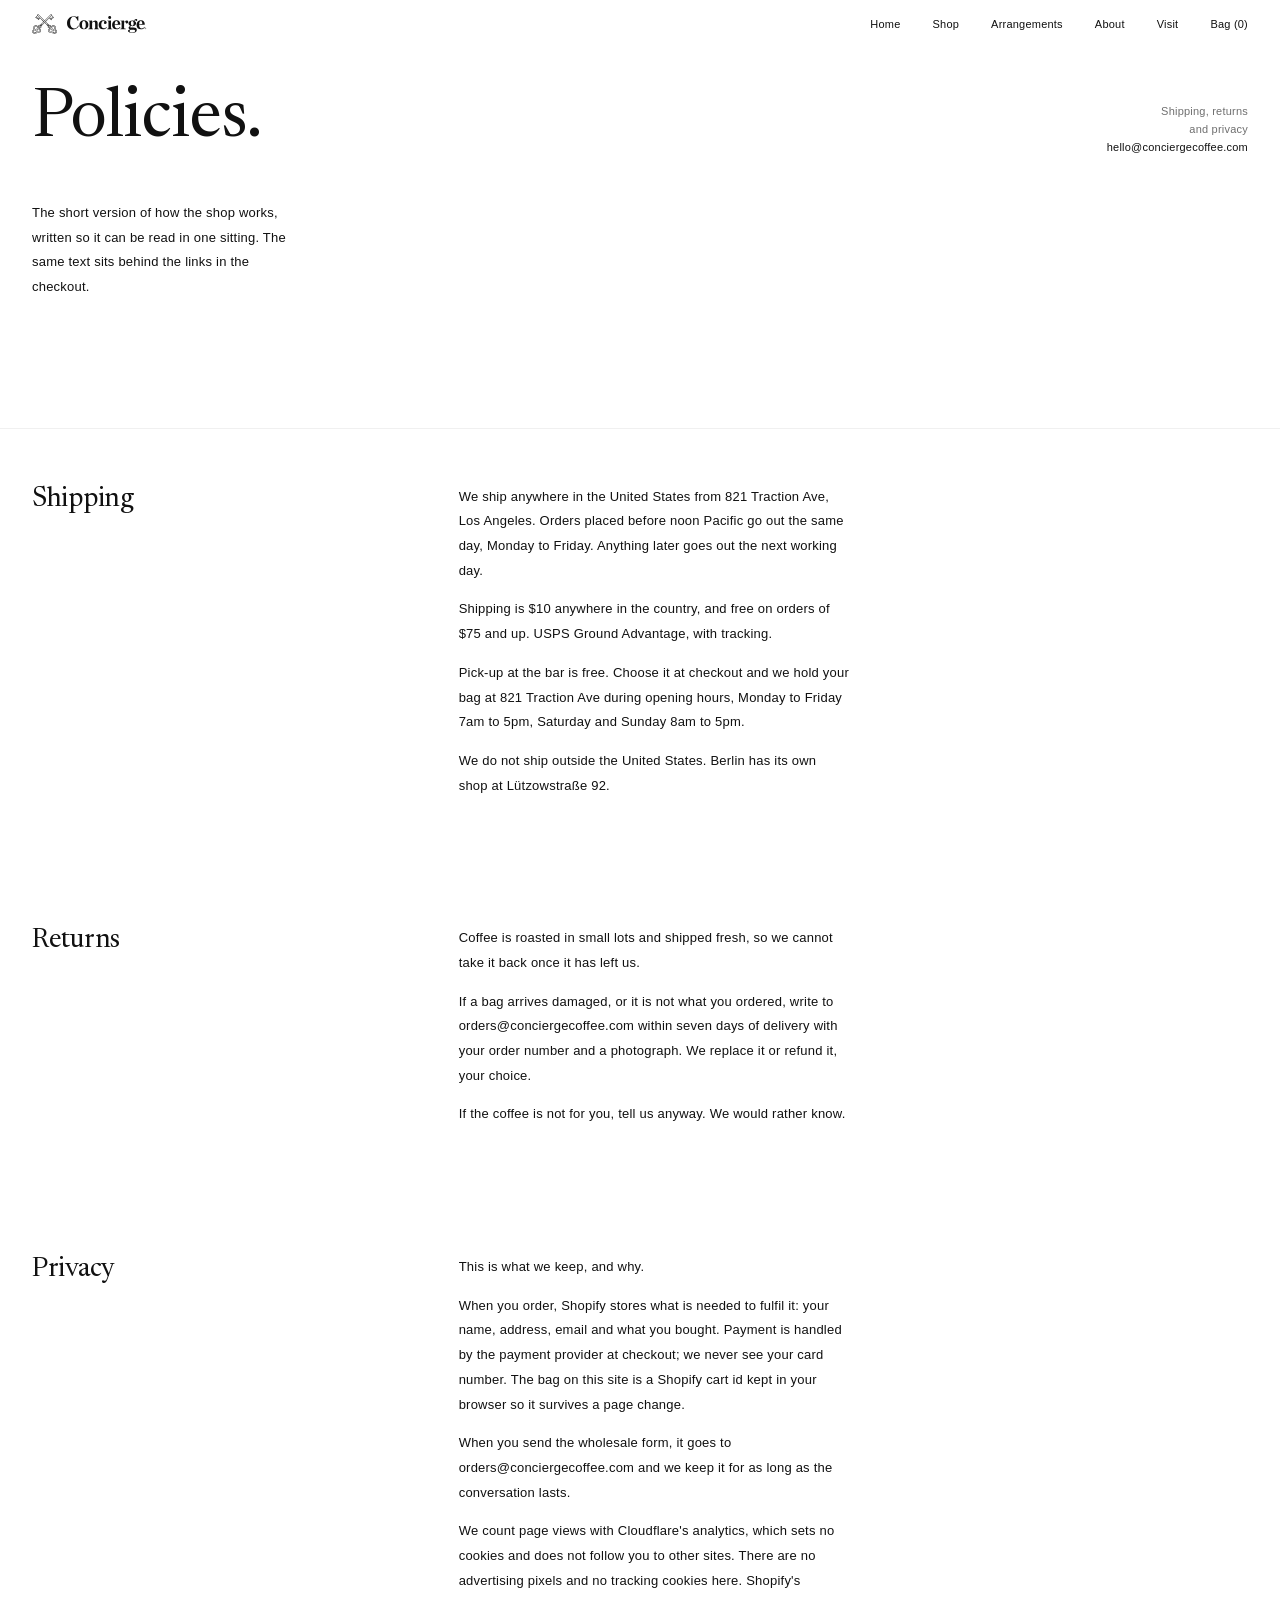
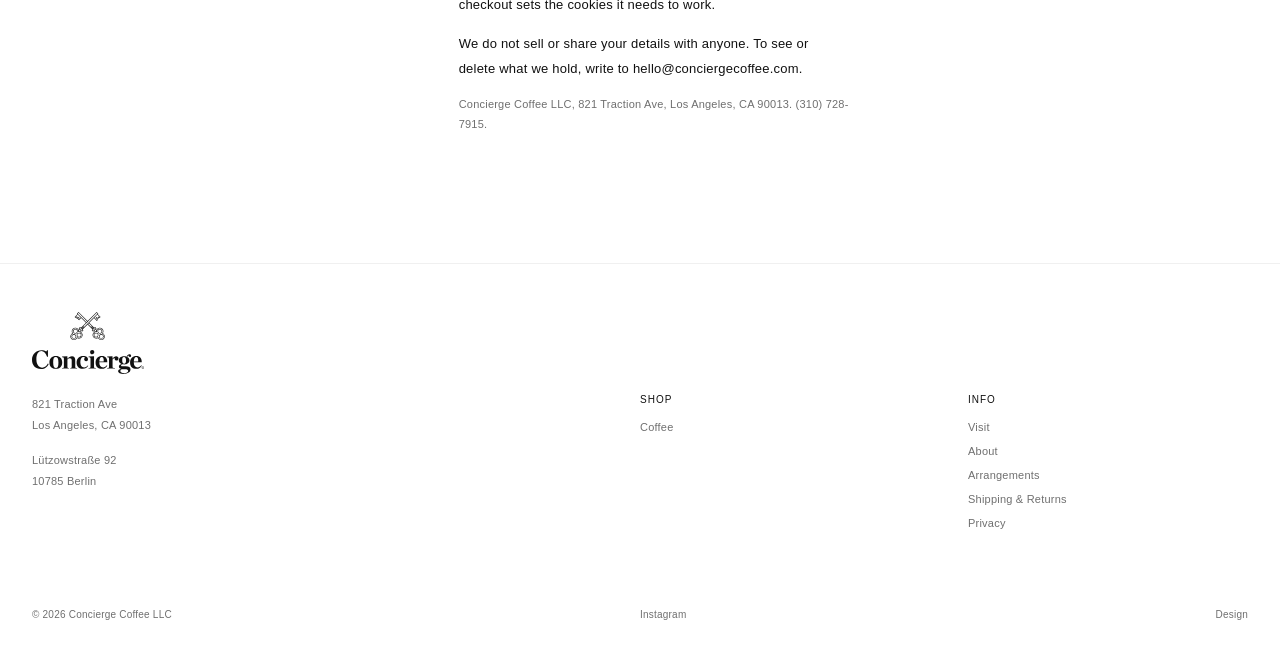
<file: policies.html>
<!DOCTYPE html>
<html lang="en">
<head>
<meta charset="UTF-8">
<meta name="viewport" content="width=device-width, initial-scale=1.0">
<title>Policies — Concierge Coffee</title>
<link rel="icon" href="images/favicon.svg" type="image/svg+xml">
<link rel="preload" href="fonts/newsreader-var.woff2" as="font" type="font/woff2" crossorigin>
<meta name="description" content="How Concierge Coffee ships, what happens if something is wrong with an order, and what we keep about you.">
<!-- Absolute URLs below point at the preview domain; swap to the real domain at cutover. -->
<link rel="canonical" href="https://conciergecoffee.com/policies">
<meta property="og:site_name" content="Concierge Coffee">
<meta property="og:title" content="Policies — Concierge Coffee">
<meta property="og:description" content="How Concierge Coffee ships, what happens if something is wrong with an order, and what we keep about you.">
<meta property="og:url" content="https://conciergecoffee.com/policies">
<meta property="og:type" content="website">
<meta property="og:image" content="https://conciergecoffee.com/images/og.jpg">
<meta property="og:image:width" content="1200">
<meta property="og:image:height" content="630">
<meta name="twitter:card" content="summary_large_image">
<link rel="stylesheet" href="styles.css">
</head>
<body>

<!-- LOGO DEFS — original Concierge artwork (crossed keys + wordmark), vectorized from CC_logokeysSMXL.pdf -->
<svg width="0" height="0" style="position:absolute" aria-hidden="true" focusable="false">
<symbol id="cc-keys" viewBox="0 0 151.07 120.06" fill="currentColor" fill-rule="nonzero">
<path d="M 22.05 110.28 C 20.61 111.71 18.7 112.5 16.67 112.5 C 14.64 112.5 12.73 111.71 11.3 110.28 C 8.33 107.31 8.33 102.49 11.3 99.53 C 12.73 98.09 14.64 97.3 16.67 97.3 C 18.7 97.3 20.61 98.09 22.05 99.53 C 25.01 102.49 25.01 107.31 22.05 110.28 M 16.67 94.79 C 14.08 94.79 11.49 95.77 9.51 97.74 C 5.57 101.69 5.57 108.11 9.51 112.06 C 11.49 114.03 14.08 115.02 16.67 115.02 C 19.27 115.02 21.86 114.04 23.83 112.06 C 27.78 108.11 27.78 101.69 23.83 97.74 C 21.86 95.77 19.27 94.79 16.67 94.79 "/>
<path d="M 39.04 91.04 C 41.07 91.04 42.98 91.83 44.41 93.27 C 47.38 96.23 47.38 101.05 44.42 104.01 C 42.98 105.45 41.07 106.23 39.04 106.23 C 37.01 106.23 35.1 105.45 33.67 104.01 C 32.23 102.58 31.45 100.67 31.45 98.64 C 31.45 96.61 32.23 94.7 33.67 93.26 C 35.1 91.83 37.01 91.04 39.04 91.04 M 31.88 105.8 C 33.86 107.77 36.45 108.76 39.04 108.76 C 41.63 108.76 44.23 107.77 46.2 105.8 C 50.14 101.85 50.14 95.43 46.2 91.48 C 44.23 89.51 41.63 88.52 39.04 88.52 C 36.45 88.52 33.86 89.51 31.88 91.48 C 27.94 95.43 27.93 101.85 31.88 105.8 "/>
<path d="M 22.93 90.13 C 20.9 90.13 18.99 89.34 17.56 87.91 C 14.6 84.94 14.6 80.12 17.56 77.16 C 18.99 75.72 20.9 74.93 22.93 74.93 C 24.96 74.93 26.88 75.73 28.31 77.16 C 31.27 80.12 31.27 84.94 28.31 87.91 C 26.88 89.34 24.97 90.13 22.93 90.13 M 30.09 75.38 C 28.12 73.4 25.53 72.41 22.93 72.41 C 20.34 72.41 17.75 73.4 15.78 75.38 C 11.83 79.32 11.83 85.74 15.78 89.69 C 17.75 91.66 20.34 92.65 22.94 92.65 C 25.53 92.65 28.12 91.66 30.09 89.69 C 34.04 85.74 34.04 79.32 30.09 75.38 "/>
<path d="M 143.35 113.86 C 140.98 116.23 137.8 117.54 134.41 117.54 C 130.96 117.54 127.72 116.19 125.28 113.75 C 124.3 112.77 123.5 111.67 122.88 110.46 L 121.61 107.95 L 119.25 109.49 C 117.2 110.84 114.81 111.55 112.35 111.55 C 108.92 111.55 105.68 110.2 103.21 107.73 C 98.2 102.72 98.15 94.61 103.1 89.65 C 105.45 87.31 108.71 85.97 112.05 85.97 C 112.31 85.97 112.56 85.98 112.82 85.99 L 115.66 86.16 L 115.49 83.32 C 115.27 79.7 116.61 76.15 119.15 73.61 C 121.52 71.23 124.7 69.93 128.09 69.93 C 131.54 69.93 134.78 71.27 137.23 73.71 C 141.59 78.08 142.32 84.68 138.99 89.76 L 137.44 92.11 L 139.95 93.39 C 141.16 94 142.27 94.81 143.24 95.78 C 145.67 98.21 147.02 101.43 147.03 104.86 C 147.05 108.27 145.74 111.46 143.35 113.86 M 105.55 79.64 L 104.98 79.07 L 108.57 75.48 L 109.14 76.05 L 110.81 77.72 L 110.81 77.73 L 112.89 79.8 L 112.47 82.97 L 109.3 83.39 L 107.22 81.32 Z M 101.41 79.07 L 101.41 79.08 L 99.62 80.87 L 96.92 78.18 L 98.71 76.38 L 98.72 76.39 L 105.88 69.23 L 105.88 69.22 L 107.67 67.43 L 110.37 70.12 L 108.57 71.92 L 108.57 71.91 Z M 96.04 70.13 L 95.13 69.23 L 98.73 65.64 L 99.63 66.54 Z M 92.45 66.55 L 96.04 62.95 L 96.94 63.86 L 93.35 67.45 Z M 77.32 51.41 L 80.91 47.82 L 94.26 61.17 L 90.67 64.76 Z M 73.75 51.41 L 60.4 64.77 L 56.81 61.17 L 71.94 46.04 L 75.54 42.45 L 77.32 40.66 L 114.44 3.54 L 118.02 7.13 L 97.98 27.18 L 97.99 27.18 L 75.54 49.63 Z M 57.72 67.45 L 54.12 63.86 L 55.03 62.95 L 58.62 66.55 Z M 55.03 70.13 L 51.44 66.54 L 52.34 65.64 L 55.93 69.23 Z M 54.15 78.18 L 51.45 80.87 L 49.66 79.08 L 49.66 79.07 L 42.5 71.91 L 42.5 71.92 L 40.7 70.12 L 43.4 67.43 L 45.2 69.22 L 45.19 69.23 L 52.35 76.39 L 52.35 76.38 Z M 45.52 79.64 L 43.85 81.32 L 41.77 83.39 L 38.6 82.97 L 38.18 79.8 L 40.26 77.73 L 40.26 77.72 L 41.93 76.05 L 42.5 75.48 L 46.09 79.07 Z M 47.96 89.65 C 52.92 94.61 52.87 102.72 47.86 107.73 C 45.39 110.2 42.15 111.55 38.72 111.55 C 36.26 111.55 33.87 110.84 31.82 109.49 L 29.46 107.95 L 28.18 110.46 C 27.57 111.67 26.77 112.77 25.79 113.75 C 23.35 116.19 20.1 117.54 16.65 117.54 C 13.27 117.54 10.09 116.23 7.71 113.86 C 5.33 111.46 4.02 108.27 4.04 104.86 C 4.05 101.43 5.4 98.21 7.83 95.78 C 8.8 94.81 9.91 94 11.11 93.39 L 13.62 92.11 L 12.08 89.76 C 8.75 84.68 9.48 78.08 13.84 73.71 C 16.29 71.27 19.53 69.93 22.98 69.93 C 26.37 69.93 29.54 71.23 31.92 73.61 C 34.46 76.15 35.8 79.7 35.58 83.32 L 35.41 86.16 L 38.25 85.99 C 38.5 85.98 38.76 85.97 39.02 85.97 C 42.36 85.97 45.62 87.31 47.96 89.65 M 49.66 68.32 L 53.25 71.91 L 52.35 72.81 L 48.76 69.22 Z M 53.08 27.18 L 53.09 27.18 L 33.04 7.13 L 36.63 3.54 L 73.75 40.66 L 70.16 44.26 Z M 38.78 32.02 L 37.41 30.65 L 41.75 26.31 L 36.85 21.41 L 31.45 26.8 L 30.24 25.6 L 33.67 22.18 L 29.57 18.07 L 24.82 22.82 L 23.2 21.2 L 33.37 11.04 L 46.57 24.23 Z M 127.86 21.2 L 126.25 22.82 L 122.92 19.49 L 118.82 23.59 L 120.82 25.6 L 119.62 26.8 L 114.22 21.41 L 109.32 26.31 L 116.48 33.48 L 115.12 34.84 L 104.5 24.23 L 117.7 11.04 Z M 102.31 69.22 L 98.71 72.81 L 97.82 71.91 L 101.41 68.32 Z M 145.02 94 C 143.86 92.83 142.54 91.87 141.1 91.14 C 145.02 85.16 144.24 77.16 139.01 71.93 C 135.99 68.91 132.04 67.4 128.09 67.4 C 124.2 67.4 120.32 68.88 117.37 71.82 C 115.82 73.38 114.64 75.23 113.9 77.25 L 110.36 73.7 L 113.93 70.12 L 107.67 63.86 L 104.09 67.44 L 82.69 46.04 L 99.77 28.96 L 102.81 25.92 L 115.12 38.22 L 119.86 33.48 L 112.7 26.31 L 114.22 24.79 L 119.62 30.18 L 124.2 25.6 L 122.19 23.59 L 122.92 22.87 L 126.25 26.2 L 131.31 21.13 L 119.46 9.28 L 121.57 7.16 L 114.42 0 L 75.54 38.88 L 36.65 0 L 29.5 7.16 L 31.61 9.28 L 19.76 21.13 L 24.82 26.2 L 29.57 21.45 L 30.29 22.18 L 26.87 25.6 L 31.45 30.18 L 36.85 24.79 L 38.38 26.31 L 34.03 30.65 L 38.78 35.39 L 48.25 25.92 L 68.38 46.04 L 46.98 67.44 L 43.4 63.86 L 37.14 70.12 L 40.71 73.7 L 40.15 74.27 L 37.77 76.65 L 37.17 77.25 C 36.42 75.23 35.25 73.38 33.7 71.82 C 30.75 68.88 26.88 67.4 22.98 67.4 C 19.04 67.4 15.08 68.91 12.06 71.93 C 6.83 77.16 6.05 85.16 9.97 91.14 C 8.53 91.87 7.21 92.83 6.04 94 C 0.05 99.99 0 109.7 5.93 115.64 C 8.88 118.59 12.76 120.06 16.66 120.06 C 20.6 120.06 24.56 118.55 27.58 115.53 C 28.74 114.36 29.7 113.05 30.43 111.6 C 32.96 113.25 35.84 114.07 38.72 114.07 C 42.67 114.07 46.62 112.54 49.64 109.51 C 55.64 103.52 55.69 93.81 49.75 87.87 C 48.2 86.32 46.34 85.16 44.32 84.41 L 47.87 80.86 L 51.45 84.44 L 57.71 78.18 L 54.13 74.6 L 75.54 53.2 L 96.93 74.6 L 93.36 78.18 L 99.62 84.44 L 103.2 80.86 L 103.77 81.43 L 106.75 84.41 C 104.73 85.16 102.87 86.32 101.32 87.87 C 95.38 93.81 95.43 103.52 101.43 109.51 C 104.45 112.54 108.4 114.07 112.35 114.07 C 115.23 114.07 118.11 113.25 120.64 111.6 C 121.37 113.05 122.32 114.36 123.49 115.53 C 126.51 118.55 130.47 120.06 134.41 120.06 C 138.3 120.06 142.19 118.59 145.13 115.64 C 151.07 109.7 151.02 99.99 145.02 94 "/>
<path d="M 139.77 110.28 C 138.34 111.71 136.43 112.5 134.39 112.5 C 132.36 112.5 130.45 111.71 129.02 110.28 C 126.06 107.31 126.06 102.49 129.02 99.53 C 130.45 98.09 132.36 97.3 134.39 97.3 C 136.43 97.3 138.34 98.09 139.77 99.53 C 142.73 102.49 142.73 107.31 139.77 110.28 M 141.55 97.74 C 139.58 95.77 136.99 94.79 134.39 94.79 C 131.8 94.79 129.21 95.77 127.24 97.74 C 123.29 101.69 123.29 108.11 127.24 112.06 C 129.21 114.04 131.8 115.02 134.4 115.02 C 136.99 115.02 139.58 114.03 141.55 112.06 C 145.5 108.11 145.5 101.69 141.55 97.74 "/>
<path d="M 117.4 104.02 C 115.97 105.45 114.06 106.23 112.03 106.23 C 109.99 106.23 108.09 105.45 106.65 104.02 C 103.69 101.05 103.69 96.23 106.65 93.27 C 108.09 91.83 110 91.04 112.03 91.04 C 114.06 91.04 115.97 91.83 117.4 93.26 C 118.84 94.7 119.62 96.61 119.62 98.64 C 119.62 100.67 118.83 102.58 117.4 104.02 M 112.03 88.52 C 109.44 88.52 106.84 89.51 104.87 91.48 C 100.92 95.43 100.92 101.85 104.87 105.8 C 106.84 107.77 109.44 108.76 112.03 108.76 C 114.62 108.76 117.21 107.77 119.18 105.8 C 123.13 101.85 123.13 95.43 119.19 91.48 C 117.21 89.51 114.62 88.52 112.03 88.52 "/>
<path d="M 122.76 77.16 C 124.19 75.73 126.1 74.93 128.13 74.93 C 130.17 74.93 132.08 75.73 133.51 77.16 C 136.47 80.12 136.47 84.94 133.51 87.91 C 132.07 89.34 130.17 90.13 128.13 90.13 C 126.1 90.13 124.19 89.34 122.76 87.91 C 119.8 84.94 119.8 80.12 122.76 77.16 M 135.29 89.69 C 139.24 85.74 139.24 79.32 135.29 75.38 C 133.32 73.4 130.73 72.41 128.13 72.41 C 125.54 72.41 122.95 73.4 120.98 75.38 C 117.03 79.32 117.03 85.74 120.97 89.69 C 122.95 91.66 125.54 92.65 128.13 92.65 C 130.73 92.65 133.32 91.66 135.29 89.69 "/>
</symbol>
<symbol id="cc-word" viewBox="0 0 415.33 88.96" fill="currentColor" fill-rule="nonzero">
<path d="M 0 36.57 C 0 15.34 15.73 0.79 35.49 0.79 C 42.07 0.79 48.37 2.65 52.79 5.11 L 56.43 0.49 L 59.18 0.49 L 59.18 25.36 L 55.94 25.36 C 50.82 11.99 44.34 3.93 34.8 3.93 C 24.38 3.93 16.22 14.35 16.22 34.6 C 16.22 55.54 26.54 65.37 37.65 65.37 C 47.19 65.37 54.07 60.26 58.88 50.23 L 61.84 51.61 C 57.32 61.93 48.66 70.68 33.33 70.68 C 12.29 70.68 0 56.92 0 36.57 "/>
<path d="M 98.01 46.2 C 98.01 32.34 94.86 25.66 87.89 25.66 C 80.9 25.66 78.55 32.34 78.55 46.2 C 78.55 60.07 81.69 66.85 88.77 66.85 C 95.55 66.85 98.01 60.07 98.01 46.2 M 64.59 46.4 C 64.59 31.95 74.02 22.61 88.38 22.61 C 103.03 22.61 112.07 31.56 112.07 46.01 C 112.07 60.55 102.53 69.9 88.38 69.9 C 73.43 69.9 64.59 60.95 64.59 46.4 "/>
<path d="M 111.48 66.55 C 117.08 66.46 118.26 65.57 118.26 63.02 L 118.26 31.55 C 118.26 28.61 117.08 26.84 111.48 26.74 L 111.48 24.28 L 131.14 23.39 L 131.14 32.05 C 135.76 26.84 141.95 23.1 148.34 23.1 C 156.5 23.1 160.34 28.11 160.34 37.36 L 160.34 63.02 C 160.34 65.57 161.42 66.46 167.12 66.55 L 167.12 69.01 L 141.86 69.01 L 141.86 66.55 C 145.79 66.46 147.26 65.57 147.26 63.02 L 147.26 39.12 C 147.26 33.12 145.3 30.18 140.38 30.18 C 136.84 30.18 133.99 32.05 131.34 34.8 L 131.34 63.02 C 131.34 65.57 132.81 66.46 136.64 66.55 L 136.64 69.01 L 111.48 69.01 Z M 111.48 66.55 "/>
<path d="M 165.45 46.99 C 165.45 31.95 175.77 22.61 189.63 22.61 C 202.71 22.61 207.62 29 207.62 33.91 C 207.62 38.24 205.16 41.29 200.84 41.29 C 195.92 41.29 193.47 38.34 193.47 34.7 C 193.47 32.05 195.23 29.69 196.71 28.8 C 195.73 27.13 193.37 25.56 190.02 25.56 C 183.54 25.56 179.31 32.73 179.31 45.61 C 179.31 56.23 183.64 64.68 193.37 64.68 C 198.48 64.68 203.1 61.93 206.64 57.31 L 208.51 58.79 C 204.08 65.57 198.09 69.89 188.55 69.89 C 174.2 69.89 165.45 61.05 165.45 46.99 "/>
<path d="M 215.48 7.96 C 215.48 3.14 218.63 0 223.25 0 C 227.97 0 231.02 2.95 231.02 7.67 C 231.02 12.48 227.97 15.63 223.25 15.63 C 218.63 15.63 215.48 12.78 215.48 7.96 M 209.88 66.55 C 215.48 66.46 216.96 65.57 216.96 63.02 L 216.96 31.56 C 216.96 28.61 215.48 26.84 209.88 26.74 L 209.88 24.28 L 230.04 23.39 L 230.04 63.02 C 230.04 65.57 231.12 66.46 236.82 66.55 L 236.82 69.01 L 209.88 69.01 Z M 209.88 66.55 "/>
<path d="M 249.7 42.57 L 265.82 42.47 C 266.9 32.64 264.44 25.66 258.34 25.66 C 253.04 25.66 250.18 31.65 249.7 42.57 M 235.83 46.89 C 235.83 31.95 245.66 22.61 259.03 22.61 C 272.89 22.61 279.88 32.54 279.19 45.42 L 249.6 45.42 L 249.6 46.6 C 249.6 57.8 254.41 64.88 263.85 64.88 C 269.36 64.88 273.48 61.93 277.22 56.82 L 279.19 58.29 C 274.86 65.18 268.77 69.89 259.03 69.89 C 244.68 69.89 235.83 61.34 235.83 46.89 "/>
<path d="M 278.89 66.55 C 284.5 66.46 285.68 65.57 285.68 63.02 L 285.68 31.55 C 285.68 28.61 284.5 26.84 278.89 26.74 L 278.89 24.28 L 298.55 23.39 L 298.55 32.14 C 301.9 26.84 306.71 23 312.02 23 C 317.82 23 320.77 26.64 320.77 31.16 C 320.77 35.68 317.92 38.93 313.79 38.93 C 309.37 38.93 306.52 36.08 306.52 32.34 C 306.52 31.46 306.71 30.28 307.01 29.39 C 303.96 29.59 300.91 32.05 298.75 35.09 L 298.75 63.02 C 298.75 65.57 300.42 66.36 307.6 66.55 L 307.6 69.01 L 278.89 69.01 Z M 278.89 66.55 "/>
<path d="M 348.69 38.24 C 348.69 30.47 346.43 25.86 341.12 25.86 C 336.11 25.86 334.53 29.49 334.53 38.24 C 334.53 46.89 336.89 50.62 342 50.62 C 347.02 50.62 348.69 46.89 348.69 38.24 M 356.65 77.07 C 356.65 73.43 354 71.37 343.48 71.37 L 333.16 71.37 C 329.62 72.75 327.65 74.71 327.65 77.86 C 327.65 82.87 332.66 86.12 342.49 86.12 C 350.95 86.12 356.65 82.58 356.65 77.07 M 350.75 24.58 C 353.01 19.76 356.26 15.73 361.47 15.73 C 365.4 15.73 367.57 18.09 367.57 21.13 C 367.57 23.79 365.79 26.05 362.75 26.05 C 360.39 26.05 358.03 24.18 358.03 20.74 C 356.06 21.43 354.2 23.39 353.11 25.56 C 358.03 28.02 361.37 32.14 361.37 38.04 C 361.37 47.58 352.82 53.48 341.61 53.48 C 339.64 53.48 337.68 53.28 335.81 52.98 C 331.98 54.26 330.21 55.54 330.21 57.41 C 330.21 59.38 332.17 60.66 340.04 60.66 L 347.21 60.66 C 359.6 60.66 365.3 64.49 365.3 72.75 C 365.3 81.3 355.67 88.96 339.94 88.96 C 327.75 88.96 319.2 84.84 319.2 79.04 C 319.2 74.81 322.73 71.57 330.5 70.39 L 330.5 70.09 C 324.41 68.12 322.24 64.88 322.24 61.14 C 322.24 57.61 325.49 54.16 331.88 51.9 C 325.88 49.64 321.85 45.22 321.85 38.44 C 321.85 29 330.4 23.1 341.61 23.1 C 344.86 23.1 348 23.59 350.75 24.58 "/>
<path d="M 377.59 42.57 L 393.71 42.47 C 394.79 32.64 392.34 25.66 386.24 25.66 C 380.93 25.66 378.08 31.65 377.59 42.57 M 363.73 46.89 C 363.73 31.95 373.56 22.61 386.93 22.61 C 400.79 22.61 407.77 32.54 407.08 45.42 L 377.49 45.42 L 377.49 46.6 C 377.49 57.8 382.31 64.88 391.75 64.88 C 397.25 64.88 401.38 61.93 405.11 56.82 L 407.08 58.29 C 402.76 65.18 396.66 69.89 386.93 69.89 C 372.57 69.89 363.73 61.34 363.73 46.89 "/>
<path d="M 411.12 69.01 C 409.04 69.01 407.8 67.79 407.8 65.74 C 407.8 63.63 409.07 62.32 411.12 62.32 C 413.2 62.32 414.45 63.54 414.45 65.59 C 414.45 67.7 413.18 69.01 411.12 69.01 M 411.12 61.43 C 408.62 61.43 406.92 63.14 406.92 65.74 C 406.92 68.35 408.62 69.89 411.12 69.89 C 413.68 69.89 415.33 68.19 415.33 65.59 C 415.33 63.03 413.68 61.43 411.12 61.43 "/>
<path d="M 412.73 66.84 C 412.69 66.79 412.64 66.77 412.59 66.77 C 412.53 66.75 412.49 66.78 412.45 66.82 C 412.07 67.18 411.65 67.35 411.18 67.35 C 410.18 67.35 409.58 66.5 409.58 65.68 C 409.58 64.73 410.27 63.98 411.15 63.98 C 411.54 63.98 411.82 64.11 411.98 64.23 C 411.92 64.31 411.88 64.41 411.88 64.52 C 411.88 64.83 412.13 65.07 412.45 65.07 C 412.78 65.07 413.04 64.79 413.04 64.43 C 413.04 63.74 412.16 63.13 411.16 63.13 C 409.77 63.13 408.68 64.25 408.68 65.68 C 408.68 67.11 409.75 68.2 411.18 68.2 C 411.88 68.2 412.54 67.93 413.02 67.45 C 413.09 67.38 413.09 67.27 413.03 67.2 Z M 412.73 66.84 "/>
</symbol>
</svg>

<!-- Shared across the site: layout.js fills this in. -->
<nav></nav>

<!-- POLICIES -->
<section class="visit-hero policies-hero">
  <div class="visit-hero-meta">
    <h1 class="visit-title">Policies.</h1>
    <div class="visit-info">
      <span>Shipping, returns</span>
      <span>and privacy</span>
      <a href="mailto:hello@conciergecoffee.com">hello@conciergecoffee.com</a>
    </div>
  </div>
</section>

<p class="arr-intro">
  The short version of how the shop works, written so it can be read in
  one sitting. The same text sits behind the links in the checkout.
</p>

<div class="arr-rule"></div>

<section class="arr-block" id="shipping">
  <h2 class="arr-h">Shipping</h2>
  <div class="arr-body">
    <p>
      We ship anywhere in the United States from 821 Traction Ave, Los
      Angeles. Orders placed before noon Pacific go out the same day, Monday
      to Friday. Anything later goes out the next working day.
    </p>
    <p>
      Shipping is $10 anywhere in the country, and free on orders of $75
      and up. USPS Ground Advantage, with tracking.
    </p>
    <p>
      Pick-up at the bar is free. Choose it at checkout and we hold your bag
      at 821 Traction Ave during opening hours, Monday to Friday 7am to 5pm,
      Saturday and Sunday 8am to 5pm.
    </p>
    <p>
      We do not ship outside the United States. Berlin has its own shop at
      L&uuml;tzowstra&szlig;e 92.
    </p>
  </div>
</section>

<section class="arr-block" id="returns">
  <h2 class="arr-h">Returns</h2>
  <div class="arr-body">
    <p>
      Coffee is roasted in small lots and shipped fresh, so we cannot take it
      back once it has left us.
    </p>
    <p>
      If a bag arrives damaged, or it is not what you ordered, write to
      <a href="mailto:orders@conciergecoffee.com">orders@conciergecoffee.com</a>
      within seven days of delivery with your order number and a photograph.
      We replace it or refund it, your choice.
    </p>
    <p>
      If the coffee is not for you, tell us anyway. We would rather know.
    </p>
  </div>
</section>

<section class="arr-block" id="privacy">
  <h2 class="arr-h">Privacy</h2>
  <div class="arr-body">
    <p>
      This is what we keep, and why.
    </p>
    <p>
      When you order, Shopify stores what is needed to fulfil it: your name,
      address, email and what you bought. Payment is handled by the payment
      provider at checkout; we never see your card number. The bag on this
      site is a Shopify cart id kept in your browser so it survives a page
      change.
    </p>
    <p>
      When you send the wholesale form, it goes to orders@conciergecoffee.com
      and we keep it for as long as the conversation lasts.
    </p>
    <p>
      We count page views with Cloudflare's analytics, which sets no cookies
      and does not follow you to other sites. There are no advertising
      pixels and no tracking cookies here. Shopify's checkout sets the
      cookies it needs to work.
    </p>
    <p>
      We do not sell or share your details with anyone. To see or delete
      what we hold, write to
      <a href="mailto:hello@conciergecoffee.com">hello@conciergecoffee.com</a>.
    </p>
    <p class="arr-note">
      Concierge Coffee LLC, 821 Traction Ave, Los Angeles, CA 90013.
      (310) 728-7915.
    </p>
  </div>
</section>

<!-- FOOTER -->
<!-- Shared across the site: layout.js fills this in. -->
<footer></footer>
<script type="module" src="layout.js"></script>

<script>
  // Nav sheet. Plain script rather than part of the Shopify module, so the
  // Visit page can use the same markup without carrying the storefront code.
  function toggleNav(force) {
    const nav = document.querySelector('nav');
    const open = force === undefined ? !nav.classList.contains('open') : force;
    nav.classList.toggle('open', open);
    document.getElementById('nav-toggle').setAttribute('aria-expanded', open);
    document.body.style.overflow = open ? 'hidden' : '';
  }
  document.addEventListener('keydown', e => { if (e.key === 'Escape') toggleNav(false); });
  // Leaving the breakpoint with the sheet open would strand the scroll lock.
  matchMedia('(min-width: 769px)').addEventListener('change', e => { if (e.matches) toggleNav(false); });
</script>
<script type="module">
  import { initBag } from './shopify.js';
  initBag();
</script>
</body>
</html>
</file>
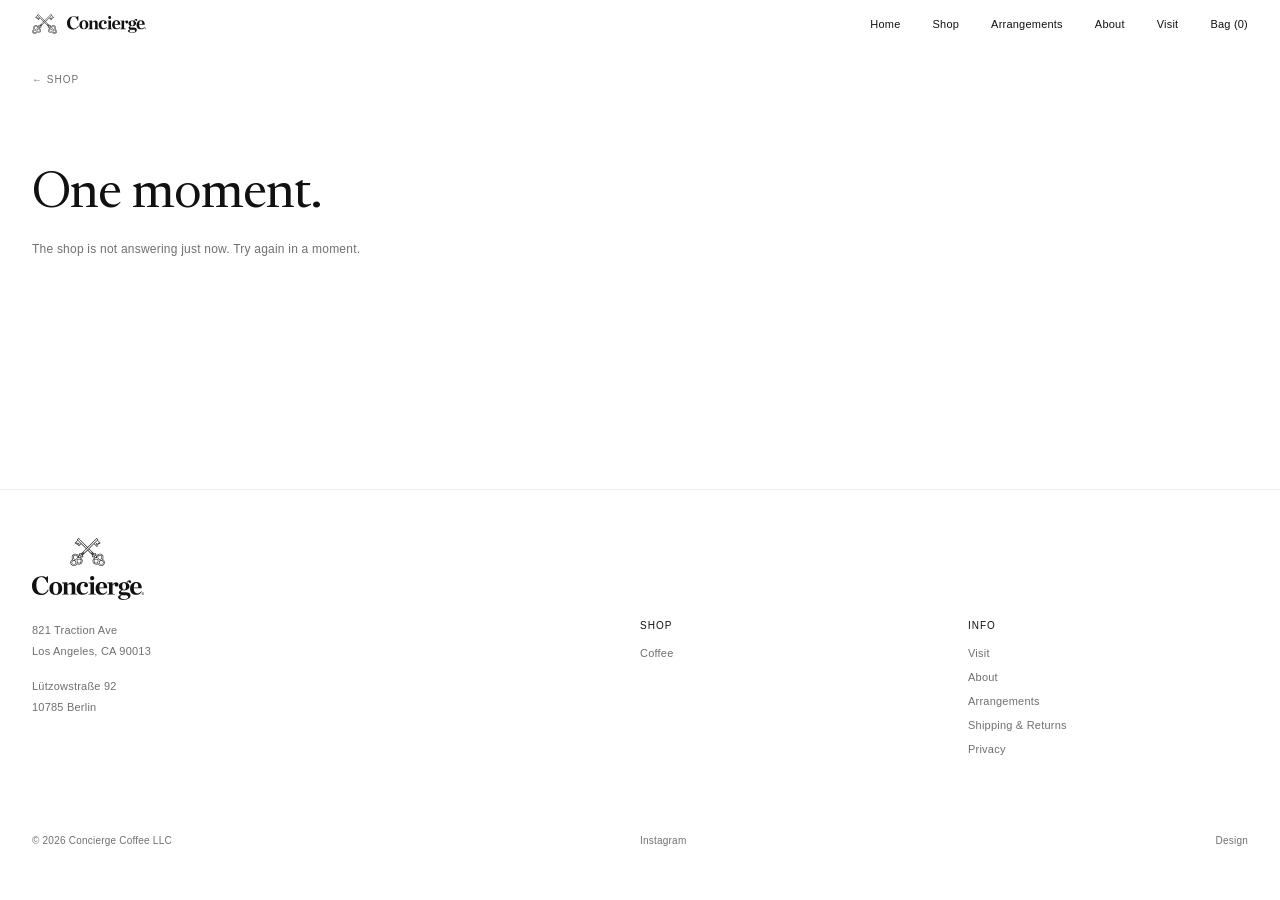
<file: product.html>
<!DOCTYPE html>
<html lang="en">
<head>
<meta charset="UTF-8">
<meta name="viewport" content="width=device-width, initial-scale=1.0">
<title>Coffee — Concierge Coffee</title>
<meta name="description" content="A single coffee from Concierge, roasted in Los Angeles and Berlin.">
<link rel="icon" href="images/favicon.svg" type="image/svg+xml">
<link rel="preload" href="fonts/newsreader-var.woff2" as="font" type="font/woff2" crossorigin>
<!-- Absolute URLs below point at the preview domain; swap to the real domain at cutover. -->
<meta property="og:site_name" content="Concierge Coffee">
<meta property="og:title" content="Concierge Coffee">
<meta property="og:description" content="Coffee roasted by Concierge in Los Angeles and Berlin.">
<meta property="og:type" content="website">
<meta property="og:image" content="https://conciergecoffee.com/images/og.jpg">
<meta property="og:image:width" content="1200">
<meta property="og:image:height" content="630">
<meta name="twitter:card" content="summary_large_image">
<link rel="stylesheet" href="styles.css">
</head>
<body>

<!-- LOGO DEFS — original Concierge artwork (crossed keys + wordmark), vectorized from CC_logokeysSMXL.pdf -->
<svg width="0" height="0" style="position:absolute" aria-hidden="true" focusable="false">
<symbol id="cc-keys" viewBox="0 0 151.07 120.06" fill="currentColor" fill-rule="nonzero">
<path d="M 22.05 110.28 C 20.61 111.71 18.7 112.5 16.67 112.5 C 14.64 112.5 12.73 111.71 11.3 110.28 C 8.33 107.31 8.33 102.49 11.3 99.53 C 12.73 98.09 14.64 97.3 16.67 97.3 C 18.7 97.3 20.61 98.09 22.05 99.53 C 25.01 102.49 25.01 107.31 22.05 110.28 M 16.67 94.79 C 14.08 94.79 11.49 95.77 9.51 97.74 C 5.57 101.69 5.57 108.11 9.51 112.06 C 11.49 114.03 14.08 115.02 16.67 115.02 C 19.27 115.02 21.86 114.04 23.83 112.06 C 27.78 108.11 27.78 101.69 23.83 97.74 C 21.86 95.77 19.27 94.79 16.67 94.79 "/>
<path d="M 39.04 91.04 C 41.07 91.04 42.98 91.83 44.41 93.27 C 47.38 96.23 47.38 101.05 44.42 104.01 C 42.98 105.45 41.07 106.23 39.04 106.23 C 37.01 106.23 35.1 105.45 33.67 104.01 C 32.23 102.58 31.45 100.67 31.45 98.64 C 31.45 96.61 32.23 94.7 33.67 93.26 C 35.1 91.83 37.01 91.04 39.04 91.04 M 31.88 105.8 C 33.86 107.77 36.45 108.76 39.04 108.76 C 41.63 108.76 44.23 107.77 46.2 105.8 C 50.14 101.85 50.14 95.43 46.2 91.48 C 44.23 89.51 41.63 88.52 39.04 88.52 C 36.45 88.52 33.86 89.51 31.88 91.48 C 27.94 95.43 27.93 101.85 31.88 105.8 "/>
<path d="M 22.93 90.13 C 20.9 90.13 18.99 89.34 17.56 87.91 C 14.6 84.94 14.6 80.12 17.56 77.16 C 18.99 75.72 20.9 74.93 22.93 74.93 C 24.96 74.93 26.88 75.73 28.31 77.16 C 31.27 80.12 31.27 84.94 28.31 87.91 C 26.88 89.34 24.97 90.13 22.93 90.13 M 30.09 75.38 C 28.12 73.4 25.53 72.41 22.93 72.41 C 20.34 72.41 17.75 73.4 15.78 75.38 C 11.83 79.32 11.83 85.74 15.78 89.69 C 17.75 91.66 20.34 92.65 22.94 92.65 C 25.53 92.65 28.12 91.66 30.09 89.69 C 34.04 85.74 34.04 79.32 30.09 75.38 "/>
<path d="M 143.35 113.86 C 140.98 116.23 137.8 117.54 134.41 117.54 C 130.96 117.54 127.72 116.19 125.28 113.75 C 124.3 112.77 123.5 111.67 122.88 110.46 L 121.61 107.95 L 119.25 109.49 C 117.2 110.84 114.81 111.55 112.35 111.55 C 108.92 111.55 105.68 110.2 103.21 107.73 C 98.2 102.72 98.15 94.61 103.1 89.65 C 105.45 87.31 108.71 85.97 112.05 85.97 C 112.31 85.97 112.56 85.98 112.82 85.99 L 115.66 86.16 L 115.49 83.32 C 115.27 79.7 116.61 76.15 119.15 73.61 C 121.52 71.23 124.7 69.93 128.09 69.93 C 131.54 69.93 134.78 71.27 137.23 73.71 C 141.59 78.08 142.32 84.68 138.99 89.76 L 137.44 92.11 L 139.95 93.39 C 141.16 94 142.27 94.81 143.24 95.78 C 145.67 98.21 147.02 101.43 147.03 104.86 C 147.05 108.27 145.74 111.46 143.35 113.86 M 105.55 79.64 L 104.98 79.07 L 108.57 75.48 L 109.14 76.05 L 110.81 77.72 L 110.81 77.73 L 112.89 79.8 L 112.47 82.97 L 109.3 83.39 L 107.22 81.32 Z M 101.41 79.07 L 101.41 79.08 L 99.62 80.87 L 96.92 78.18 L 98.71 76.38 L 98.72 76.39 L 105.88 69.23 L 105.88 69.22 L 107.67 67.43 L 110.37 70.12 L 108.57 71.92 L 108.57 71.91 Z M 96.04 70.13 L 95.13 69.23 L 98.73 65.64 L 99.63 66.54 Z M 92.45 66.55 L 96.04 62.95 L 96.94 63.86 L 93.35 67.45 Z M 77.32 51.41 L 80.91 47.82 L 94.26 61.17 L 90.67 64.76 Z M 73.75 51.41 L 60.4 64.77 L 56.81 61.17 L 71.94 46.04 L 75.54 42.45 L 77.32 40.66 L 114.44 3.54 L 118.02 7.13 L 97.98 27.18 L 97.99 27.18 L 75.54 49.63 Z M 57.72 67.45 L 54.12 63.86 L 55.03 62.95 L 58.62 66.55 Z M 55.03 70.13 L 51.44 66.54 L 52.34 65.64 L 55.93 69.23 Z M 54.15 78.18 L 51.45 80.87 L 49.66 79.08 L 49.66 79.07 L 42.5 71.91 L 42.5 71.92 L 40.7 70.12 L 43.4 67.43 L 45.2 69.22 L 45.19 69.23 L 52.35 76.39 L 52.35 76.38 Z M 45.52 79.64 L 43.85 81.32 L 41.77 83.39 L 38.6 82.97 L 38.18 79.8 L 40.26 77.73 L 40.26 77.72 L 41.93 76.05 L 42.5 75.48 L 46.09 79.07 Z M 47.96 89.65 C 52.92 94.61 52.87 102.72 47.86 107.73 C 45.39 110.2 42.15 111.55 38.72 111.55 C 36.26 111.55 33.87 110.84 31.82 109.49 L 29.46 107.95 L 28.18 110.46 C 27.57 111.67 26.77 112.77 25.79 113.75 C 23.35 116.19 20.1 117.54 16.65 117.54 C 13.27 117.54 10.09 116.23 7.71 113.86 C 5.33 111.46 4.02 108.27 4.04 104.86 C 4.05 101.43 5.4 98.21 7.83 95.78 C 8.8 94.81 9.91 94 11.11 93.39 L 13.62 92.11 L 12.08 89.76 C 8.75 84.68 9.48 78.08 13.84 73.71 C 16.29 71.27 19.53 69.93 22.98 69.93 C 26.37 69.93 29.54 71.23 31.92 73.61 C 34.46 76.15 35.8 79.7 35.58 83.32 L 35.41 86.16 L 38.25 85.99 C 38.5 85.98 38.76 85.97 39.02 85.97 C 42.36 85.97 45.62 87.31 47.96 89.65 M 49.66 68.32 L 53.25 71.91 L 52.35 72.81 L 48.76 69.22 Z M 53.08 27.18 L 53.09 27.18 L 33.04 7.13 L 36.63 3.54 L 73.75 40.66 L 70.16 44.26 Z M 38.78 32.02 L 37.41 30.65 L 41.75 26.31 L 36.85 21.41 L 31.45 26.8 L 30.24 25.6 L 33.67 22.18 L 29.57 18.07 L 24.82 22.82 L 23.2 21.2 L 33.37 11.04 L 46.57 24.23 Z M 127.86 21.2 L 126.25 22.82 L 122.92 19.49 L 118.82 23.59 L 120.82 25.6 L 119.62 26.8 L 114.22 21.41 L 109.32 26.31 L 116.48 33.48 L 115.12 34.84 L 104.5 24.23 L 117.7 11.04 Z M 102.31 69.22 L 98.71 72.81 L 97.82 71.91 L 101.41 68.32 Z M 145.02 94 C 143.86 92.83 142.54 91.87 141.1 91.14 C 145.02 85.16 144.24 77.16 139.01 71.93 C 135.99 68.91 132.04 67.4 128.09 67.4 C 124.2 67.4 120.32 68.88 117.37 71.82 C 115.82 73.38 114.64 75.23 113.9 77.25 L 110.36 73.7 L 113.93 70.12 L 107.67 63.86 L 104.09 67.44 L 82.69 46.04 L 99.77 28.96 L 102.81 25.92 L 115.12 38.22 L 119.86 33.48 L 112.7 26.31 L 114.22 24.79 L 119.62 30.18 L 124.2 25.6 L 122.19 23.59 L 122.92 22.87 L 126.25 26.2 L 131.31 21.13 L 119.46 9.28 L 121.57 7.16 L 114.42 0 L 75.54 38.88 L 36.65 0 L 29.5 7.16 L 31.61 9.28 L 19.76 21.13 L 24.82 26.2 L 29.57 21.45 L 30.29 22.18 L 26.87 25.6 L 31.45 30.18 L 36.85 24.79 L 38.38 26.31 L 34.03 30.65 L 38.78 35.39 L 48.25 25.92 L 68.38 46.04 L 46.98 67.44 L 43.4 63.86 L 37.14 70.12 L 40.71 73.7 L 40.15 74.27 L 37.77 76.65 L 37.17 77.25 C 36.42 75.23 35.25 73.38 33.7 71.82 C 30.75 68.88 26.88 67.4 22.98 67.4 C 19.04 67.4 15.08 68.91 12.06 71.93 C 6.83 77.16 6.05 85.16 9.97 91.14 C 8.53 91.87 7.21 92.83 6.04 94 C 0.05 99.99 0 109.7 5.93 115.64 C 8.88 118.59 12.76 120.06 16.66 120.06 C 20.6 120.06 24.56 118.55 27.58 115.53 C 28.74 114.36 29.7 113.05 30.43 111.6 C 32.96 113.25 35.84 114.07 38.72 114.07 C 42.67 114.07 46.62 112.54 49.64 109.51 C 55.64 103.52 55.69 93.81 49.75 87.87 C 48.2 86.32 46.34 85.16 44.32 84.41 L 47.87 80.86 L 51.45 84.44 L 57.71 78.18 L 54.13 74.6 L 75.54 53.2 L 96.93 74.6 L 93.36 78.18 L 99.62 84.44 L 103.2 80.86 L 103.77 81.43 L 106.75 84.41 C 104.73 85.16 102.87 86.32 101.32 87.87 C 95.38 93.81 95.43 103.52 101.43 109.51 C 104.45 112.54 108.4 114.07 112.35 114.07 C 115.23 114.07 118.11 113.25 120.64 111.6 C 121.37 113.05 122.32 114.36 123.49 115.53 C 126.51 118.55 130.47 120.06 134.41 120.06 C 138.3 120.06 142.19 118.59 145.13 115.64 C 151.07 109.7 151.02 99.99 145.02 94 "/>
<path d="M 139.77 110.28 C 138.34 111.71 136.43 112.5 134.39 112.5 C 132.36 112.5 130.45 111.71 129.02 110.28 C 126.06 107.31 126.06 102.49 129.02 99.53 C 130.45 98.09 132.36 97.3 134.39 97.3 C 136.43 97.3 138.34 98.09 139.77 99.53 C 142.73 102.49 142.73 107.31 139.77 110.28 M 141.55 97.74 C 139.58 95.77 136.99 94.79 134.39 94.79 C 131.8 94.79 129.21 95.77 127.24 97.74 C 123.29 101.69 123.29 108.11 127.24 112.06 C 129.21 114.04 131.8 115.02 134.4 115.02 C 136.99 115.02 139.58 114.03 141.55 112.06 C 145.5 108.11 145.5 101.69 141.55 97.74 "/>
<path d="M 117.4 104.02 C 115.97 105.45 114.06 106.23 112.03 106.23 C 109.99 106.23 108.09 105.45 106.65 104.02 C 103.69 101.05 103.69 96.23 106.65 93.27 C 108.09 91.83 110 91.04 112.03 91.04 C 114.06 91.04 115.97 91.83 117.4 93.26 C 118.84 94.7 119.62 96.61 119.62 98.64 C 119.62 100.67 118.83 102.58 117.4 104.02 M 112.03 88.52 C 109.44 88.52 106.84 89.51 104.87 91.48 C 100.92 95.43 100.92 101.85 104.87 105.8 C 106.84 107.77 109.44 108.76 112.03 108.76 C 114.62 108.76 117.21 107.77 119.18 105.8 C 123.13 101.85 123.13 95.43 119.19 91.48 C 117.21 89.51 114.62 88.52 112.03 88.52 "/>
<path d="M 122.76 77.16 C 124.19 75.73 126.1 74.93 128.13 74.93 C 130.17 74.93 132.08 75.73 133.51 77.16 C 136.47 80.12 136.47 84.94 133.51 87.91 C 132.07 89.34 130.17 90.13 128.13 90.13 C 126.1 90.13 124.19 89.34 122.76 87.91 C 119.8 84.94 119.8 80.12 122.76 77.16 M 135.29 89.69 C 139.24 85.74 139.24 79.32 135.29 75.38 C 133.32 73.4 130.73 72.41 128.13 72.41 C 125.54 72.41 122.95 73.4 120.98 75.38 C 117.03 79.32 117.03 85.74 120.97 89.69 C 122.95 91.66 125.54 92.65 128.13 92.65 C 130.73 92.65 133.32 91.66 135.29 89.69 "/>
</symbol>
<symbol id="cc-word" viewBox="0 0 415.33 88.96" fill="currentColor" fill-rule="nonzero">
<path d="M 0 36.57 C 0 15.34 15.73 0.79 35.49 0.79 C 42.07 0.79 48.37 2.65 52.79 5.11 L 56.43 0.49 L 59.18 0.49 L 59.18 25.36 L 55.94 25.36 C 50.82 11.99 44.34 3.93 34.8 3.93 C 24.38 3.93 16.22 14.35 16.22 34.6 C 16.22 55.54 26.54 65.37 37.65 65.37 C 47.19 65.37 54.07 60.26 58.88 50.23 L 61.84 51.61 C 57.32 61.93 48.66 70.68 33.33 70.68 C 12.29 70.68 0 56.92 0 36.57 "/>
<path d="M 98.01 46.2 C 98.01 32.34 94.86 25.66 87.89 25.66 C 80.9 25.66 78.55 32.34 78.55 46.2 C 78.55 60.07 81.69 66.85 88.77 66.85 C 95.55 66.85 98.01 60.07 98.01 46.2 M 64.59 46.4 C 64.59 31.95 74.02 22.61 88.38 22.61 C 103.03 22.61 112.07 31.56 112.07 46.01 C 112.07 60.55 102.53 69.9 88.38 69.9 C 73.43 69.9 64.59 60.95 64.59 46.4 "/>
<path d="M 111.48 66.55 C 117.08 66.46 118.26 65.57 118.26 63.02 L 118.26 31.55 C 118.26 28.61 117.08 26.84 111.48 26.74 L 111.48 24.28 L 131.14 23.39 L 131.14 32.05 C 135.76 26.84 141.95 23.1 148.34 23.1 C 156.5 23.1 160.34 28.11 160.34 37.36 L 160.34 63.02 C 160.34 65.57 161.42 66.46 167.12 66.55 L 167.12 69.01 L 141.86 69.01 L 141.86 66.55 C 145.79 66.46 147.26 65.57 147.26 63.02 L 147.26 39.12 C 147.26 33.12 145.3 30.18 140.38 30.18 C 136.84 30.18 133.99 32.05 131.34 34.8 L 131.34 63.02 C 131.34 65.57 132.81 66.46 136.64 66.55 L 136.64 69.01 L 111.48 69.01 Z M 111.48 66.55 "/>
<path d="M 165.45 46.99 C 165.45 31.95 175.77 22.61 189.63 22.61 C 202.71 22.61 207.62 29 207.62 33.91 C 207.62 38.24 205.16 41.29 200.84 41.29 C 195.92 41.29 193.47 38.34 193.47 34.7 C 193.47 32.05 195.23 29.69 196.71 28.8 C 195.73 27.13 193.37 25.56 190.02 25.56 C 183.54 25.56 179.31 32.73 179.31 45.61 C 179.31 56.23 183.64 64.68 193.37 64.68 C 198.48 64.68 203.1 61.93 206.64 57.31 L 208.51 58.79 C 204.08 65.57 198.09 69.89 188.55 69.89 C 174.2 69.89 165.45 61.05 165.45 46.99 "/>
<path d="M 215.48 7.96 C 215.48 3.14 218.63 0 223.25 0 C 227.97 0 231.02 2.95 231.02 7.67 C 231.02 12.48 227.97 15.63 223.25 15.63 C 218.63 15.63 215.48 12.78 215.48 7.96 M 209.88 66.55 C 215.48 66.46 216.96 65.57 216.96 63.02 L 216.96 31.56 C 216.96 28.61 215.48 26.84 209.88 26.74 L 209.88 24.28 L 230.04 23.39 L 230.04 63.02 C 230.04 65.57 231.12 66.46 236.82 66.55 L 236.82 69.01 L 209.88 69.01 Z M 209.88 66.55 "/>
<path d="M 249.7 42.57 L 265.82 42.47 C 266.9 32.64 264.44 25.66 258.34 25.66 C 253.04 25.66 250.18 31.65 249.7 42.57 M 235.83 46.89 C 235.83 31.95 245.66 22.61 259.03 22.61 C 272.89 22.61 279.88 32.54 279.19 45.42 L 249.6 45.42 L 249.6 46.6 C 249.6 57.8 254.41 64.88 263.85 64.88 C 269.36 64.88 273.48 61.93 277.22 56.82 L 279.19 58.29 C 274.86 65.18 268.77 69.89 259.03 69.89 C 244.68 69.89 235.83 61.34 235.83 46.89 "/>
<path d="M 278.89 66.55 C 284.5 66.46 285.68 65.57 285.68 63.02 L 285.68 31.55 C 285.68 28.61 284.5 26.84 278.89 26.74 L 278.89 24.28 L 298.55 23.39 L 298.55 32.14 C 301.9 26.84 306.71 23 312.02 23 C 317.82 23 320.77 26.64 320.77 31.16 C 320.77 35.68 317.92 38.93 313.79 38.93 C 309.37 38.93 306.52 36.08 306.52 32.34 C 306.52 31.46 306.71 30.28 307.01 29.39 C 303.96 29.59 300.91 32.05 298.75 35.09 L 298.75 63.02 C 298.75 65.57 300.42 66.36 307.6 66.55 L 307.6 69.01 L 278.89 69.01 Z M 278.89 66.55 "/>
<path d="M 348.69 38.24 C 348.69 30.47 346.43 25.86 341.12 25.86 C 336.11 25.86 334.53 29.49 334.53 38.24 C 334.53 46.89 336.89 50.62 342 50.62 C 347.02 50.62 348.69 46.89 348.69 38.24 M 356.65 77.07 C 356.65 73.43 354 71.37 343.48 71.37 L 333.16 71.37 C 329.62 72.75 327.65 74.71 327.65 77.86 C 327.65 82.87 332.66 86.12 342.49 86.12 C 350.95 86.12 356.65 82.58 356.65 77.07 M 350.75 24.58 C 353.01 19.76 356.26 15.73 361.47 15.73 C 365.4 15.73 367.57 18.09 367.57 21.13 C 367.57 23.79 365.79 26.05 362.75 26.05 C 360.39 26.05 358.03 24.18 358.03 20.74 C 356.06 21.43 354.2 23.39 353.11 25.56 C 358.03 28.02 361.37 32.14 361.37 38.04 C 361.37 47.58 352.82 53.48 341.61 53.48 C 339.64 53.48 337.68 53.28 335.81 52.98 C 331.98 54.26 330.21 55.54 330.21 57.41 C 330.21 59.38 332.17 60.66 340.04 60.66 L 347.21 60.66 C 359.6 60.66 365.3 64.49 365.3 72.75 C 365.3 81.3 355.67 88.96 339.94 88.96 C 327.75 88.96 319.2 84.84 319.2 79.04 C 319.2 74.81 322.73 71.57 330.5 70.39 L 330.5 70.09 C 324.41 68.12 322.24 64.88 322.24 61.14 C 322.24 57.61 325.49 54.16 331.88 51.9 C 325.88 49.64 321.85 45.22 321.85 38.44 C 321.85 29 330.4 23.1 341.61 23.1 C 344.86 23.1 348 23.59 350.75 24.58 "/>
<path d="M 377.59 42.57 L 393.71 42.47 C 394.79 32.64 392.34 25.66 386.24 25.66 C 380.93 25.66 378.08 31.65 377.59 42.57 M 363.73 46.89 C 363.73 31.95 373.56 22.61 386.93 22.61 C 400.79 22.61 407.77 32.54 407.08 45.42 L 377.49 45.42 L 377.49 46.6 C 377.49 57.8 382.31 64.88 391.75 64.88 C 397.25 64.88 401.38 61.93 405.11 56.82 L 407.08 58.29 C 402.76 65.18 396.66 69.89 386.93 69.89 C 372.57 69.89 363.73 61.34 363.73 46.89 "/>
<path d="M 411.12 69.01 C 409.04 69.01 407.8 67.79 407.8 65.74 C 407.8 63.63 409.07 62.32 411.12 62.32 C 413.2 62.32 414.45 63.54 414.45 65.59 C 414.45 67.7 413.18 69.01 411.12 69.01 M 411.12 61.43 C 408.62 61.43 406.92 63.14 406.92 65.74 C 406.92 68.35 408.62 69.89 411.12 69.89 C 413.68 69.89 415.33 68.19 415.33 65.59 C 415.33 63.03 413.68 61.43 411.12 61.43 "/>
<path d="M 412.73 66.84 C 412.69 66.79 412.64 66.77 412.59 66.77 C 412.53 66.75 412.49 66.78 412.45 66.82 C 412.07 67.18 411.65 67.35 411.18 67.35 C 410.18 67.35 409.58 66.5 409.58 65.68 C 409.58 64.73 410.27 63.98 411.15 63.98 C 411.54 63.98 411.82 64.11 411.98 64.23 C 411.92 64.31 411.88 64.41 411.88 64.52 C 411.88 64.83 412.13 65.07 412.45 65.07 C 412.78 65.07 413.04 64.79 413.04 64.43 C 413.04 63.74 412.16 63.13 411.16 63.13 C 409.77 63.13 408.68 64.25 408.68 65.68 C 408.68 67.11 409.75 68.2 411.18 68.2 C 411.88 68.2 412.54 67.93 413.02 67.45 C 413.09 67.38 413.09 67.27 413.03 67.2 Z M 412.73 66.84 "/>
</symbol>
</svg>
<!-- NAV -->
<!-- Shared across the site: layout.js fills this in. -->
<nav></nav>

<section class="shop pd-wrap" id="product">
  <div class="pd-crumb"><a href="shop.html">&larr; Shop</a></div>
  <div id="pd-body">
    <div class="pd-split">
      <div><div class="pd-main skeleton"></div></div>
      <div class="pd-detail"></div>
    </div>
  </div>
</section>

<section class="shop" id="more" hidden>
  <div class="shop-head">
    <h2 class="shop-title">More coffee</h2>
    <a class="head-link" href="shop.html">Shop all &rarr;</a>
  </div>
  <div class="sp-grid" id="more-grid"></div>
</section>

<!-- FOOTER -->
<!-- Shared across the site: layout.js fills this in. -->
<footer></footer>
<script type="module" src="layout.js"></script>

<script>
  // Nav sheet. Plain script rather than part of the Shopify module, so the
  // Visit page can use the same markup without carrying the storefront code.
  function toggleNav(force) {
    const nav = document.querySelector('nav');
    const open = force === undefined ? !nav.classList.contains('open') : force;
    nav.classList.toggle('open', open);
    document.getElementById('nav-toggle').setAttribute('aria-expanded', open);
    document.body.style.overflow = open ? 'hidden' : '';
  }

  document.addEventListener('keydown', e => { if (e.key === 'Escape') toggleNav(false); });

  // Leaving the breakpoint with the sheet open would strand the scroll lock.
  matchMedia('(min-width: 769px)').addEventListener('change', e => { if (e.matches) toggleNav(false); });
</script>

<script type="module">
  /* One page for every product: product.html?p=<handle>. The catalogue is five
     coffees and it is already loaded for the grids, so the page picks its
     product out of that rather than asking Shopify a second question. */
  import {
    initStore, esc, formatPrice, productName, productSizes, usWeight,
    getProductImage, sized, srcsetAttr, variants, variantSize, shopCardHTML, addToCartHandler,
    productByHandle, isDrink, barOpen, barOpensAt, pickupSlots, storeOffline,
    DRINKS_ORDERABLE,
  } from './shopify.js';

  const handle = new URLSearchParams(location.search).get('p');
  let current = null, chosen = null;

  function missing() {
    /* Two different absences: the shop not answering is not the coffee
       being gone. */
    const line = storeOffline()
      ? 'The shop is not answering just now. Try again in a moment.'
      : 'That coffee is not in the shop just now. The rest of it is on the <a href="shop.html" style="border-bottom:1px solid #ddd">shop page</a>.';
    document.getElementById('pd-body').innerHTML = `
      <div class="pd-missing">
        <div class="pd-name">${storeOffline() ? 'One moment.' : 'Not in the shop.'}</div>
        <p class="pd-desc">${line}</p>
      </div>`;
  }

  function render(products) {
    /* By handle against the full catalogue, not the bean list this render
       receives: the drinks live on this page too, they just skip the grids. */
    current = productByHandle(handle);
    if (!current) { missing(); showMore(products, null); return; }
    /* Drinks are a menu while pick-up ordering lives in Square Online: a
       drink handle goes back to the menu rather than to a page that sells. */
    if (isDrink(current) && !DRINKS_ORDERABLE) { location.replace('index.html#menu'); return; }

    document.title = `${productName(current)} \u2014 Concierge Coffee`;

    const vs = variants(current);
    chosen = vs.find(v => v.availableForSale) || vs[0] || null;
    const images = current.images.edges.map(e => e.node);
    const main = getProductImage(current, 1600);
    const desc = String(current.description || '').trim();

    document.getElementById('pd-body').innerHTML = `
      <div class="pd-split">
        <div>
          <div class="pd-main"><img id="pd-img" src="${esc(main)}"${srcsetAttr(current, '(max-width: 768px) 100vw, 50vw')} alt="${esc(current.title)}" decoding="async" /></div>
          ${images.length > 1 ? `<div class="pd-thumbs">${images.slice(0, 4).map(im =>
            `<button class="pd-thumb" onclick="pdSwap('${esc(sized(im.url, 1600))}')" aria-label="Show another picture"><img src="${esc(sized(im.url, 240))}" alt="" /></button>`).join('')}</div>` : ''}
        </div>
        <div class="pd-detail">
          <h1 class="pd-name">${esc(productName(current))}</h1>
          <div class="pd-price" id="pd-price"></div>
          ${desc ? `<p class="pd-desc">${esc(usWeight(desc))}</p>` : ''}
          <div class="pd-sizes">${esc(productSizes(current).join(' / '))}</div>
          <p class="pd-ship">Ships anywhere in the US for $10, free from $75. Ordered before noon Pacific, it goes out the same day. Pick-up at 821 Traction Ave is free. <a href="policies.html#shipping">Shipping and returns</a></p>
          <div class="qa-field">
            <label class="qa-lbl" for="pd-size">Select size</label>
            <select class="qa-sel" id="pd-size" onchange="pdSelect(this.value)">
              ${vs.map(v => `<option value="${esc(v.id)}"${v.id === chosen?.id ? ' selected' : ''}${v.availableForSale ? '' : ' disabled'}>${
                esc(variantSize(v) === 'Default Title' ? 'One size' : variantSize(v))}${v.availableForSale ? '' : ' \u00b7 Sold out'}</option>`).join('')}
            </select>
          </div>
          <div class="qa-field">
            <label class="qa-lbl" for="pd-qty">Quantity</label>
            <select class="qa-sel" id="pd-qty">${[1,2,3,4,5,6,7,8,9,10].map(n => `<option>${n}</option>`).join('')}</select>
          </div>
          ${isDrink(current) && pickupSlots().length ? `
          <div class="qa-field">
            <label class="qa-lbl" for="pd-pickup">Pick-up time</label>
            <select class="qa-sel" id="pd-pickup">${pickupSlots().map(sl => `<option>${esc(sl)}</option>`).join('')}</select>
          </div>` : ''}
          <button class="atc" id="pd-atc" onclick="pdAdd()">Add to Cart</button>
        </div>
      </div>`;

    if (vs.length < 2) document.getElementById('pd-size').disabled = true;
    price();
    showMore(products, current);
    productData(current, vs);
  }

  /* Structured data for the coffee: name, picture, one offer per size with
     price and availability, so search and anything else reading the page
     sees what is for sale without running the store. */
  function productData(p, vs) {
    document.querySelector('script[data-ld="product"]')?.remove();
    const base = location.origin + location.pathname.replace(/[^/]*$/, '');
    const ld = {
      '@context': 'https://schema.org', '@type': 'Product',
      name: productName(p), description: String(p.description || ''), sku: p.handle,
      image: getProductImage(p, 1200), url: location.href,
      brand: { '@type': 'Brand', name: 'Concierge Coffee' },
      offers: vs.map(v => ({
        '@type': 'Offer', name: variantSize(v) === 'Default Title' ? productName(p) : `${productName(p)} ${variantSize(v)}`,
        price: Number(v.price.amount).toFixed(2), priceCurrency: 'USD',
        availability: v.availableForSale ? 'https://schema.org/InStock' : 'https://schema.org/OutOfStock',
        url: location.href, seller: { '@type': 'Organization', name: 'Concierge Coffee' },
        shippingDetails: { '@type': 'OfferShippingDetails', shippingDestination: { '@type': 'DefinedRegion', addressCountry: 'US' } },
      })),
    };
    const el = document.createElement('script');
    el.type = 'application/ld+json'; el.dataset.ld = 'product'; el.textContent = JSON.stringify(ld);
    document.head.appendChild(el);
  }

  function price() {
    const el = document.getElementById('pd-price');
    const btn = document.getElementById('pd-atc');
    if (!el || !chosen) return;
    el.textContent = formatPrice(chosen.price.amount);
    /* Drinks order for pick-up, and only while the bar is open. */
    const drink = isDrink(current);
    const closed = drink && !barOpen();
    btn.disabled = !chosen.availableForSale || closed;
    btn.textContent = closed ? `Closed · ${barOpensAt()}`
      : !chosen.availableForSale ? 'Sold out'
      : drink ? 'Order for Pick-up' : 'Add to Cart';
  }

  function showMore(products, exclude) {
    const rest = products.filter(p => p !== exclude);
    if (!rest.length) return;
    document.getElementById('more').hidden = false;
    document.getElementById('more-grid').innerHTML = rest.slice(0, 3).map(shopCardHTML).join('');
  }

  window.pdSwap = url => { const im = document.getElementById('pd-img'); im.removeAttribute('srcset'); im.src = url; };
  window.pdSelect = id => { chosen = variants(current).find(v => v.id === id) || chosen; price(); };
  window.pdAdd = async () => {
    if (!chosen || !chosen.availableForSale) return;
    if (isDrink(current) && !barOpen()) return;
    const btn = document.getElementById('pd-atc');
    btn.disabled = true; btn.textContent = 'Adding...';
    const { ok, error } = await addToCartHandler(chosen.id, document.getElementById('pd-qty').value,
      document.getElementById('pd-pickup')?.value || null);
    btn.disabled = false;
    if (!ok) {
      btn.textContent = error;
      setTimeout(() => { if (btn.textContent === error) price(); }, 4000);
      return;
    }
    price();
  };

  initStore({ render });
</script>
</body>
</html>
</file>
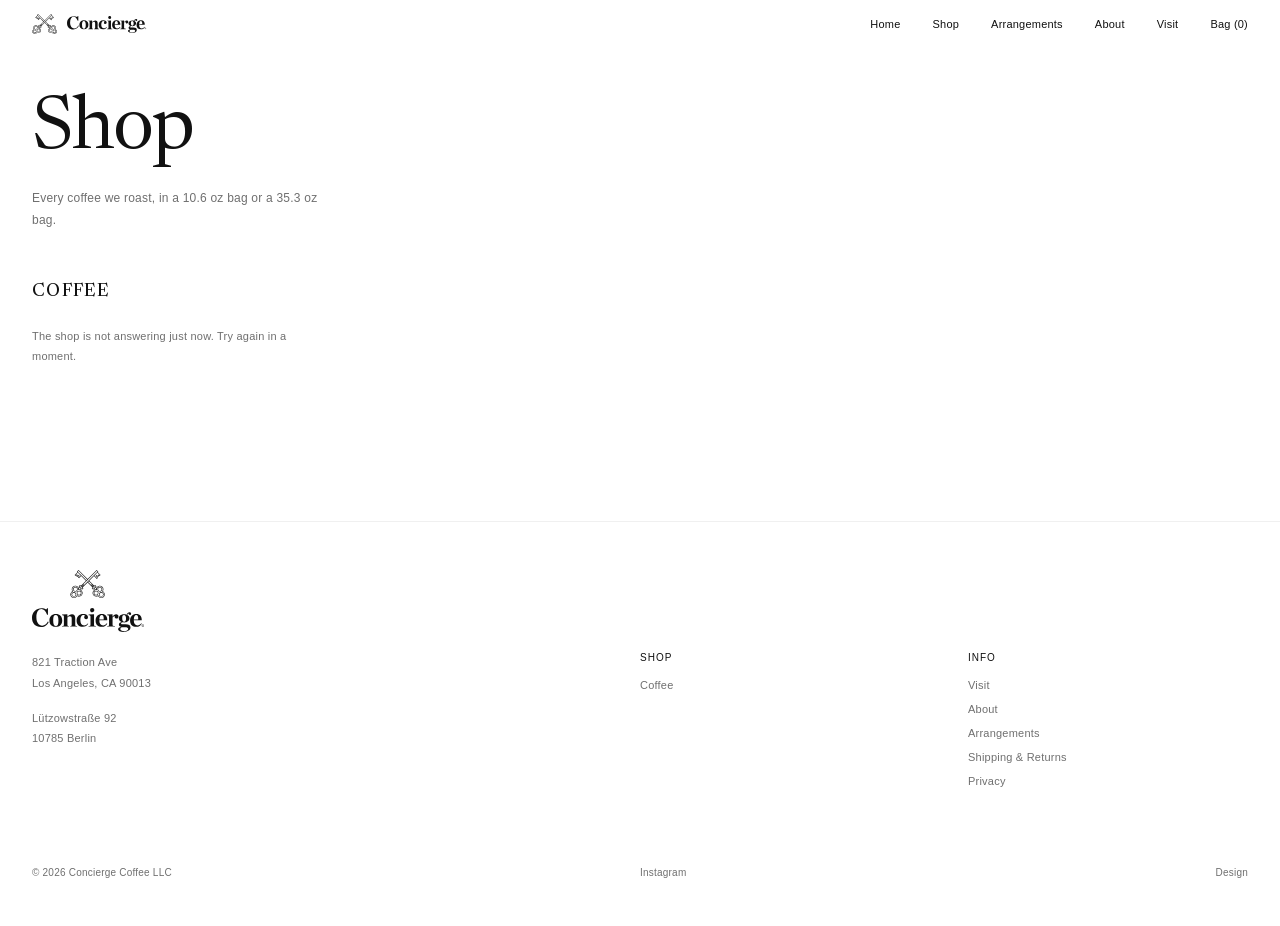
<file: shop.html>
<!DOCTYPE html>
<html lang="en">
<head>
<meta charset="UTF-8">
<meta name="viewport" content="width=device-width, initial-scale=1.0">
<title>Shop — Concierge Coffee</title>
<meta name="description" content="Every coffee Concierge roasts in Los Angeles and Berlin.">
<link rel="icon" href="images/favicon.svg" type="image/svg+xml">
<link rel="preload" href="fonts/newsreader-var.woff2" as="font" type="font/woff2" crossorigin>
<!-- Absolute URLs below point at the preview domain; swap to the real domain at cutover. -->
<link rel="canonical" href="https://conciergecoffee.com/shop">
<meta property="og:site_name" content="Concierge Coffee">
<meta property="og:title" content="Shop — Concierge Coffee">
<meta property="og:description" content="Every coffee Concierge roasts in Los Angeles and Berlin.">
<meta property="og:url" content="https://conciergecoffee.com/shop">
<meta property="og:type" content="website">
<meta property="og:image" content="https://conciergecoffee.com/images/og.jpg">
<meta property="og:image:width" content="1200">
<meta property="og:image:height" content="630">
<meta name="twitter:card" content="summary_large_image">
<link rel="stylesheet" href="styles.css">
</head>
<body>

<!-- LOGO DEFS — original Concierge artwork (crossed keys + wordmark), vectorized from CC_logokeysSMXL.pdf -->
<svg width="0" height="0" style="position:absolute" aria-hidden="true" focusable="false">
<symbol id="cc-keys" viewBox="0 0 151.07 120.06" fill="currentColor" fill-rule="nonzero">
<path d="M 22.05 110.28 C 20.61 111.71 18.7 112.5 16.67 112.5 C 14.64 112.5 12.73 111.71 11.3 110.28 C 8.33 107.31 8.33 102.49 11.3 99.53 C 12.73 98.09 14.64 97.3 16.67 97.3 C 18.7 97.3 20.61 98.09 22.05 99.53 C 25.01 102.49 25.01 107.31 22.05 110.28 M 16.67 94.79 C 14.08 94.79 11.49 95.77 9.51 97.74 C 5.57 101.69 5.57 108.11 9.51 112.06 C 11.49 114.03 14.08 115.02 16.67 115.02 C 19.27 115.02 21.86 114.04 23.83 112.06 C 27.78 108.11 27.78 101.69 23.83 97.74 C 21.86 95.77 19.27 94.79 16.67 94.79 "/>
<path d="M 39.04 91.04 C 41.07 91.04 42.98 91.83 44.41 93.27 C 47.38 96.23 47.38 101.05 44.42 104.01 C 42.98 105.45 41.07 106.23 39.04 106.23 C 37.01 106.23 35.1 105.45 33.67 104.01 C 32.23 102.58 31.45 100.67 31.45 98.64 C 31.45 96.61 32.23 94.7 33.67 93.26 C 35.1 91.83 37.01 91.04 39.04 91.04 M 31.88 105.8 C 33.86 107.77 36.45 108.76 39.04 108.76 C 41.63 108.76 44.23 107.77 46.2 105.8 C 50.14 101.85 50.14 95.43 46.2 91.48 C 44.23 89.51 41.63 88.52 39.04 88.52 C 36.45 88.52 33.86 89.51 31.88 91.48 C 27.94 95.43 27.93 101.85 31.88 105.8 "/>
<path d="M 22.93 90.13 C 20.9 90.13 18.99 89.34 17.56 87.91 C 14.6 84.94 14.6 80.12 17.56 77.16 C 18.99 75.72 20.9 74.93 22.93 74.93 C 24.96 74.93 26.88 75.73 28.31 77.16 C 31.27 80.12 31.27 84.94 28.31 87.91 C 26.88 89.34 24.97 90.13 22.93 90.13 M 30.09 75.38 C 28.12 73.4 25.53 72.41 22.93 72.41 C 20.34 72.41 17.75 73.4 15.78 75.38 C 11.83 79.32 11.83 85.74 15.78 89.69 C 17.75 91.66 20.34 92.65 22.94 92.65 C 25.53 92.65 28.12 91.66 30.09 89.69 C 34.04 85.74 34.04 79.32 30.09 75.38 "/>
<path d="M 143.35 113.86 C 140.98 116.23 137.8 117.54 134.41 117.54 C 130.96 117.54 127.72 116.19 125.28 113.75 C 124.3 112.77 123.5 111.67 122.88 110.46 L 121.61 107.95 L 119.25 109.49 C 117.2 110.84 114.81 111.55 112.35 111.55 C 108.92 111.55 105.68 110.2 103.21 107.73 C 98.2 102.72 98.15 94.61 103.1 89.65 C 105.45 87.31 108.71 85.97 112.05 85.97 C 112.31 85.97 112.56 85.98 112.82 85.99 L 115.66 86.16 L 115.49 83.32 C 115.27 79.7 116.61 76.15 119.15 73.61 C 121.52 71.23 124.7 69.93 128.09 69.93 C 131.54 69.93 134.78 71.27 137.23 73.71 C 141.59 78.08 142.32 84.68 138.99 89.76 L 137.44 92.11 L 139.95 93.39 C 141.16 94 142.27 94.81 143.24 95.78 C 145.67 98.21 147.02 101.43 147.03 104.86 C 147.05 108.27 145.74 111.46 143.35 113.86 M 105.55 79.64 L 104.98 79.07 L 108.57 75.48 L 109.14 76.05 L 110.81 77.72 L 110.81 77.73 L 112.89 79.8 L 112.47 82.97 L 109.3 83.39 L 107.22 81.32 Z M 101.41 79.07 L 101.41 79.08 L 99.62 80.87 L 96.92 78.18 L 98.71 76.38 L 98.72 76.39 L 105.88 69.23 L 105.88 69.22 L 107.67 67.43 L 110.37 70.12 L 108.57 71.92 L 108.57 71.91 Z M 96.04 70.13 L 95.13 69.23 L 98.73 65.64 L 99.63 66.54 Z M 92.45 66.55 L 96.04 62.95 L 96.94 63.86 L 93.35 67.45 Z M 77.32 51.41 L 80.91 47.82 L 94.26 61.17 L 90.67 64.76 Z M 73.75 51.41 L 60.4 64.77 L 56.81 61.17 L 71.94 46.04 L 75.54 42.45 L 77.32 40.66 L 114.44 3.54 L 118.02 7.13 L 97.98 27.18 L 97.99 27.18 L 75.54 49.63 Z M 57.72 67.45 L 54.12 63.86 L 55.03 62.95 L 58.62 66.55 Z M 55.03 70.13 L 51.44 66.54 L 52.34 65.64 L 55.93 69.23 Z M 54.15 78.18 L 51.45 80.87 L 49.66 79.08 L 49.66 79.07 L 42.5 71.91 L 42.5 71.92 L 40.7 70.12 L 43.4 67.43 L 45.2 69.22 L 45.19 69.23 L 52.35 76.39 L 52.35 76.38 Z M 45.52 79.64 L 43.85 81.32 L 41.77 83.39 L 38.6 82.97 L 38.18 79.8 L 40.26 77.73 L 40.26 77.72 L 41.93 76.05 L 42.5 75.48 L 46.09 79.07 Z M 47.96 89.65 C 52.92 94.61 52.87 102.72 47.86 107.73 C 45.39 110.2 42.15 111.55 38.72 111.55 C 36.26 111.55 33.87 110.84 31.82 109.49 L 29.46 107.95 L 28.18 110.46 C 27.57 111.67 26.77 112.77 25.79 113.75 C 23.35 116.19 20.1 117.54 16.65 117.54 C 13.27 117.54 10.09 116.23 7.71 113.86 C 5.33 111.46 4.02 108.27 4.04 104.86 C 4.05 101.43 5.4 98.21 7.83 95.78 C 8.8 94.81 9.91 94 11.11 93.39 L 13.62 92.11 L 12.08 89.76 C 8.75 84.68 9.48 78.08 13.84 73.71 C 16.29 71.27 19.53 69.93 22.98 69.93 C 26.37 69.93 29.54 71.23 31.92 73.61 C 34.46 76.15 35.8 79.7 35.58 83.32 L 35.41 86.16 L 38.25 85.99 C 38.5 85.98 38.76 85.97 39.02 85.97 C 42.36 85.97 45.62 87.31 47.96 89.65 M 49.66 68.32 L 53.25 71.91 L 52.35 72.81 L 48.76 69.22 Z M 53.08 27.18 L 53.09 27.18 L 33.04 7.13 L 36.63 3.54 L 73.75 40.66 L 70.16 44.26 Z M 38.78 32.02 L 37.41 30.65 L 41.75 26.31 L 36.85 21.41 L 31.45 26.8 L 30.24 25.6 L 33.67 22.18 L 29.57 18.07 L 24.82 22.82 L 23.2 21.2 L 33.37 11.04 L 46.57 24.23 Z M 127.86 21.2 L 126.25 22.82 L 122.92 19.49 L 118.82 23.59 L 120.82 25.6 L 119.62 26.8 L 114.22 21.41 L 109.32 26.31 L 116.48 33.48 L 115.12 34.84 L 104.5 24.23 L 117.7 11.04 Z M 102.31 69.22 L 98.71 72.81 L 97.82 71.91 L 101.41 68.32 Z M 145.02 94 C 143.86 92.83 142.54 91.87 141.1 91.14 C 145.02 85.16 144.24 77.16 139.01 71.93 C 135.99 68.91 132.04 67.4 128.09 67.4 C 124.2 67.4 120.32 68.88 117.37 71.82 C 115.82 73.38 114.64 75.23 113.9 77.25 L 110.36 73.7 L 113.93 70.12 L 107.67 63.86 L 104.09 67.44 L 82.69 46.04 L 99.77 28.96 L 102.81 25.92 L 115.12 38.22 L 119.86 33.48 L 112.7 26.31 L 114.22 24.79 L 119.62 30.18 L 124.2 25.6 L 122.19 23.59 L 122.92 22.87 L 126.25 26.2 L 131.31 21.13 L 119.46 9.28 L 121.57 7.16 L 114.42 0 L 75.54 38.88 L 36.65 0 L 29.5 7.16 L 31.61 9.28 L 19.76 21.13 L 24.82 26.2 L 29.57 21.45 L 30.29 22.18 L 26.87 25.6 L 31.45 30.18 L 36.85 24.79 L 38.38 26.31 L 34.03 30.65 L 38.78 35.39 L 48.25 25.92 L 68.38 46.04 L 46.98 67.44 L 43.4 63.86 L 37.14 70.12 L 40.71 73.7 L 40.15 74.27 L 37.77 76.65 L 37.17 77.25 C 36.42 75.23 35.25 73.38 33.7 71.82 C 30.75 68.88 26.88 67.4 22.98 67.4 C 19.04 67.4 15.08 68.91 12.06 71.93 C 6.83 77.16 6.05 85.16 9.97 91.14 C 8.53 91.87 7.21 92.83 6.04 94 C 0.05 99.99 0 109.7 5.93 115.64 C 8.88 118.59 12.76 120.06 16.66 120.06 C 20.6 120.06 24.56 118.55 27.58 115.53 C 28.74 114.36 29.7 113.05 30.43 111.6 C 32.96 113.25 35.84 114.07 38.72 114.07 C 42.67 114.07 46.62 112.54 49.64 109.51 C 55.64 103.52 55.69 93.81 49.75 87.87 C 48.2 86.32 46.34 85.16 44.32 84.41 L 47.87 80.86 L 51.45 84.44 L 57.71 78.18 L 54.13 74.6 L 75.54 53.2 L 96.93 74.6 L 93.36 78.18 L 99.62 84.44 L 103.2 80.86 L 103.77 81.43 L 106.75 84.41 C 104.73 85.16 102.87 86.32 101.32 87.87 C 95.38 93.81 95.43 103.52 101.43 109.51 C 104.45 112.54 108.4 114.07 112.35 114.07 C 115.23 114.07 118.11 113.25 120.64 111.6 C 121.37 113.05 122.32 114.36 123.49 115.53 C 126.51 118.55 130.47 120.06 134.41 120.06 C 138.3 120.06 142.19 118.59 145.13 115.64 C 151.07 109.7 151.02 99.99 145.02 94 "/>
<path d="M 139.77 110.28 C 138.34 111.71 136.43 112.5 134.39 112.5 C 132.36 112.5 130.45 111.71 129.02 110.28 C 126.06 107.31 126.06 102.49 129.02 99.53 C 130.45 98.09 132.36 97.3 134.39 97.3 C 136.43 97.3 138.34 98.09 139.77 99.53 C 142.73 102.49 142.73 107.31 139.77 110.28 M 141.55 97.74 C 139.58 95.77 136.99 94.79 134.39 94.79 C 131.8 94.79 129.21 95.77 127.24 97.74 C 123.29 101.69 123.29 108.11 127.24 112.06 C 129.21 114.04 131.8 115.02 134.4 115.02 C 136.99 115.02 139.58 114.03 141.55 112.06 C 145.5 108.11 145.5 101.69 141.55 97.74 "/>
<path d="M 117.4 104.02 C 115.97 105.45 114.06 106.23 112.03 106.23 C 109.99 106.23 108.09 105.45 106.65 104.02 C 103.69 101.05 103.69 96.23 106.65 93.27 C 108.09 91.83 110 91.04 112.03 91.04 C 114.06 91.04 115.97 91.83 117.4 93.26 C 118.84 94.7 119.62 96.61 119.62 98.64 C 119.62 100.67 118.83 102.58 117.4 104.02 M 112.03 88.52 C 109.44 88.52 106.84 89.51 104.87 91.48 C 100.92 95.43 100.92 101.85 104.87 105.8 C 106.84 107.77 109.44 108.76 112.03 108.76 C 114.62 108.76 117.21 107.77 119.18 105.8 C 123.13 101.85 123.13 95.43 119.19 91.48 C 117.21 89.51 114.62 88.52 112.03 88.52 "/>
<path d="M 122.76 77.16 C 124.19 75.73 126.1 74.93 128.13 74.93 C 130.17 74.93 132.08 75.73 133.51 77.16 C 136.47 80.12 136.47 84.94 133.51 87.91 C 132.07 89.34 130.17 90.13 128.13 90.13 C 126.1 90.13 124.19 89.34 122.76 87.91 C 119.8 84.94 119.8 80.12 122.76 77.16 M 135.29 89.69 C 139.24 85.74 139.24 79.32 135.29 75.38 C 133.32 73.4 130.73 72.41 128.13 72.41 C 125.54 72.41 122.95 73.4 120.98 75.38 C 117.03 79.32 117.03 85.74 120.97 89.69 C 122.95 91.66 125.54 92.65 128.13 92.65 C 130.73 92.65 133.32 91.66 135.29 89.69 "/>
</symbol>
<symbol id="cc-word" viewBox="0 0 415.33 88.96" fill="currentColor" fill-rule="nonzero">
<path d="M 0 36.57 C 0 15.34 15.73 0.79 35.49 0.79 C 42.07 0.79 48.37 2.65 52.79 5.11 L 56.43 0.49 L 59.18 0.49 L 59.18 25.36 L 55.94 25.36 C 50.82 11.99 44.34 3.93 34.8 3.93 C 24.38 3.93 16.22 14.35 16.22 34.6 C 16.22 55.54 26.54 65.37 37.65 65.37 C 47.19 65.37 54.07 60.26 58.88 50.23 L 61.84 51.61 C 57.32 61.93 48.66 70.68 33.33 70.68 C 12.29 70.68 0 56.92 0 36.57 "/>
<path d="M 98.01 46.2 C 98.01 32.34 94.86 25.66 87.89 25.66 C 80.9 25.66 78.55 32.34 78.55 46.2 C 78.55 60.07 81.69 66.85 88.77 66.85 C 95.55 66.85 98.01 60.07 98.01 46.2 M 64.59 46.4 C 64.59 31.95 74.02 22.61 88.38 22.61 C 103.03 22.61 112.07 31.56 112.07 46.01 C 112.07 60.55 102.53 69.9 88.38 69.9 C 73.43 69.9 64.59 60.95 64.59 46.4 "/>
<path d="M 111.48 66.55 C 117.08 66.46 118.26 65.57 118.26 63.02 L 118.26 31.55 C 118.26 28.61 117.08 26.84 111.48 26.74 L 111.48 24.28 L 131.14 23.39 L 131.14 32.05 C 135.76 26.84 141.95 23.1 148.34 23.1 C 156.5 23.1 160.34 28.11 160.34 37.36 L 160.34 63.02 C 160.34 65.57 161.42 66.46 167.12 66.55 L 167.12 69.01 L 141.86 69.01 L 141.86 66.55 C 145.79 66.46 147.26 65.57 147.26 63.02 L 147.26 39.12 C 147.26 33.12 145.3 30.18 140.38 30.18 C 136.84 30.18 133.99 32.05 131.34 34.8 L 131.34 63.02 C 131.34 65.57 132.81 66.46 136.64 66.55 L 136.64 69.01 L 111.48 69.01 Z M 111.48 66.55 "/>
<path d="M 165.45 46.99 C 165.45 31.95 175.77 22.61 189.63 22.61 C 202.71 22.61 207.62 29 207.62 33.91 C 207.62 38.24 205.16 41.29 200.84 41.29 C 195.92 41.29 193.47 38.34 193.47 34.7 C 193.47 32.05 195.23 29.69 196.71 28.8 C 195.73 27.13 193.37 25.56 190.02 25.56 C 183.54 25.56 179.31 32.73 179.31 45.61 C 179.31 56.23 183.64 64.68 193.37 64.68 C 198.48 64.68 203.1 61.93 206.64 57.31 L 208.51 58.79 C 204.08 65.57 198.09 69.89 188.55 69.89 C 174.2 69.89 165.45 61.05 165.45 46.99 "/>
<path d="M 215.48 7.96 C 215.48 3.14 218.63 0 223.25 0 C 227.97 0 231.02 2.95 231.02 7.67 C 231.02 12.48 227.97 15.63 223.25 15.63 C 218.63 15.63 215.48 12.78 215.48 7.96 M 209.88 66.55 C 215.48 66.46 216.96 65.57 216.96 63.02 L 216.96 31.56 C 216.96 28.61 215.48 26.84 209.88 26.74 L 209.88 24.28 L 230.04 23.39 L 230.04 63.02 C 230.04 65.57 231.12 66.46 236.82 66.55 L 236.82 69.01 L 209.88 69.01 Z M 209.88 66.55 "/>
<path d="M 249.7 42.57 L 265.82 42.47 C 266.9 32.64 264.44 25.66 258.34 25.66 C 253.04 25.66 250.18 31.65 249.7 42.57 M 235.83 46.89 C 235.83 31.95 245.66 22.61 259.03 22.61 C 272.89 22.61 279.88 32.54 279.19 45.42 L 249.6 45.42 L 249.6 46.6 C 249.6 57.8 254.41 64.88 263.85 64.88 C 269.36 64.88 273.48 61.93 277.22 56.82 L 279.19 58.29 C 274.86 65.18 268.77 69.89 259.03 69.89 C 244.68 69.89 235.83 61.34 235.83 46.89 "/>
<path d="M 278.89 66.55 C 284.5 66.46 285.68 65.57 285.68 63.02 L 285.68 31.55 C 285.68 28.61 284.5 26.84 278.89 26.74 L 278.89 24.28 L 298.55 23.39 L 298.55 32.14 C 301.9 26.84 306.71 23 312.02 23 C 317.82 23 320.77 26.64 320.77 31.16 C 320.77 35.68 317.92 38.93 313.79 38.93 C 309.37 38.93 306.52 36.08 306.52 32.34 C 306.52 31.46 306.71 30.28 307.01 29.39 C 303.96 29.59 300.91 32.05 298.75 35.09 L 298.75 63.02 C 298.75 65.57 300.42 66.36 307.6 66.55 L 307.6 69.01 L 278.89 69.01 Z M 278.89 66.55 "/>
<path d="M 348.69 38.24 C 348.69 30.47 346.43 25.86 341.12 25.86 C 336.11 25.86 334.53 29.49 334.53 38.24 C 334.53 46.89 336.89 50.62 342 50.62 C 347.02 50.62 348.69 46.89 348.69 38.24 M 356.65 77.07 C 356.65 73.43 354 71.37 343.48 71.37 L 333.16 71.37 C 329.62 72.75 327.65 74.71 327.65 77.86 C 327.65 82.87 332.66 86.12 342.49 86.12 C 350.95 86.12 356.65 82.58 356.65 77.07 M 350.75 24.58 C 353.01 19.76 356.26 15.73 361.47 15.73 C 365.4 15.73 367.57 18.09 367.57 21.13 C 367.57 23.79 365.79 26.05 362.75 26.05 C 360.39 26.05 358.03 24.18 358.03 20.74 C 356.06 21.43 354.2 23.39 353.11 25.56 C 358.03 28.02 361.37 32.14 361.37 38.04 C 361.37 47.58 352.82 53.48 341.61 53.48 C 339.64 53.48 337.68 53.28 335.81 52.98 C 331.98 54.26 330.21 55.54 330.21 57.41 C 330.21 59.38 332.17 60.66 340.04 60.66 L 347.21 60.66 C 359.6 60.66 365.3 64.49 365.3 72.75 C 365.3 81.3 355.67 88.96 339.94 88.96 C 327.75 88.96 319.2 84.84 319.2 79.04 C 319.2 74.81 322.73 71.57 330.5 70.39 L 330.5 70.09 C 324.41 68.12 322.24 64.88 322.24 61.14 C 322.24 57.61 325.49 54.16 331.88 51.9 C 325.88 49.64 321.85 45.22 321.85 38.44 C 321.85 29 330.4 23.1 341.61 23.1 C 344.86 23.1 348 23.59 350.75 24.58 "/>
<path d="M 377.59 42.57 L 393.71 42.47 C 394.79 32.64 392.34 25.66 386.24 25.66 C 380.93 25.66 378.08 31.65 377.59 42.57 M 363.73 46.89 C 363.73 31.95 373.56 22.61 386.93 22.61 C 400.79 22.61 407.77 32.54 407.08 45.42 L 377.49 45.42 L 377.49 46.6 C 377.49 57.8 382.31 64.88 391.75 64.88 C 397.25 64.88 401.38 61.93 405.11 56.82 L 407.08 58.29 C 402.76 65.18 396.66 69.89 386.93 69.89 C 372.57 69.89 363.73 61.34 363.73 46.89 "/>
<path d="M 411.12 69.01 C 409.04 69.01 407.8 67.79 407.8 65.74 C 407.8 63.63 409.07 62.32 411.12 62.32 C 413.2 62.32 414.45 63.54 414.45 65.59 C 414.45 67.7 413.18 69.01 411.12 69.01 M 411.12 61.43 C 408.62 61.43 406.92 63.14 406.92 65.74 C 406.92 68.35 408.62 69.89 411.12 69.89 C 413.68 69.89 415.33 68.19 415.33 65.59 C 415.33 63.03 413.68 61.43 411.12 61.43 "/>
<path d="M 412.73 66.84 C 412.69 66.79 412.64 66.77 412.59 66.77 C 412.53 66.75 412.49 66.78 412.45 66.82 C 412.07 67.18 411.65 67.35 411.18 67.35 C 410.18 67.35 409.58 66.5 409.58 65.68 C 409.58 64.73 410.27 63.98 411.15 63.98 C 411.54 63.98 411.82 64.11 411.98 64.23 C 411.92 64.31 411.88 64.41 411.88 64.52 C 411.88 64.83 412.13 65.07 412.45 65.07 C 412.78 65.07 413.04 64.79 413.04 64.43 C 413.04 63.74 412.16 63.13 411.16 63.13 C 409.77 63.13 408.68 64.25 408.68 65.68 C 408.68 67.11 409.75 68.2 411.18 68.2 C 411.88 68.2 412.54 67.93 413.02 67.45 C 413.09 67.38 413.09 67.27 413.03 67.2 Z M 412.73 66.84 "/>
</symbol>
</svg>
<!-- NAV -->
<!-- Shared across the site: layout.js fills this in. -->
<nav></nav>

<section class="shop sp-top">
  <h1 class="sp-title">Shop</h1>
  <p class="sp-intro">Every coffee we roast, in a 10.6 oz bag or a 35.3 oz bag.</p>
</section>

<section class="shop" id="coffee">
  <div class="shop-head">
    <h2 class="shop-title">Coffee</h2>
  </div>
  <div class="sp-grid" id="coffee-grid">
    <div class="card"><div class="card-img skeleton"></div></div>
    <div class="card"><div class="card-img skeleton"></div></div>
    <div class="card"><div class="card-img skeleton"></div></div>
  </div>
</section>

<!-- FOOTER -->
<!-- Shared across the site: layout.js fills this in. -->
<footer></footer>
<script type="module" src="layout.js"></script>

<script>
  // Nav sheet. Plain script rather than part of the Shopify module, so the
  // Visit page can use the same markup without carrying the storefront code.
  function toggleNav(force) {
    const nav = document.querySelector('nav');
    const open = force === undefined ? !nav.classList.contains('open') : force;
    nav.classList.toggle('open', open);
    document.getElementById('nav-toggle').setAttribute('aria-expanded', open);
    document.body.style.overflow = open ? 'hidden' : '';
  }

  document.addEventListener('keydown', e => { if (e.key === 'Escape') toggleNav(false); });

  // Leaving the breakpoint with the sheet open would strand the scroll lock.
  matchMedia('(min-width: 769px)').addEventListener('change', e => { if (e.matches) toggleNav(false); });
</script>

<script type="module">
  /* The shop page is the coffee, from Shopify. Drinks and merch came off
     the site 11 Sep 2026; drinks are ordered through Square Online. */
  import { initStore, shopCardHTML, storeOffline } from './shopify.js';

  function render(products) {
    /* Two absences: Shopify not answering, and Shopify answering with
       nothing on sale. */
    const empty = storeOffline()
      ? 'The shop is not answering just now. Try again in a moment.'
      : 'Nothing is on sale online just now. The bar at 821 Traction Ave is open as usual.';
    document.getElementById('coffee-grid').innerHTML = products.length
      ? products.map(shopCardHTML).join('')
      : `<p class="sp-note" style="grid-column:1/-1">${empty}</p>`;

  }

  initStore({ render });
</script>
</body>
</html>
</file>
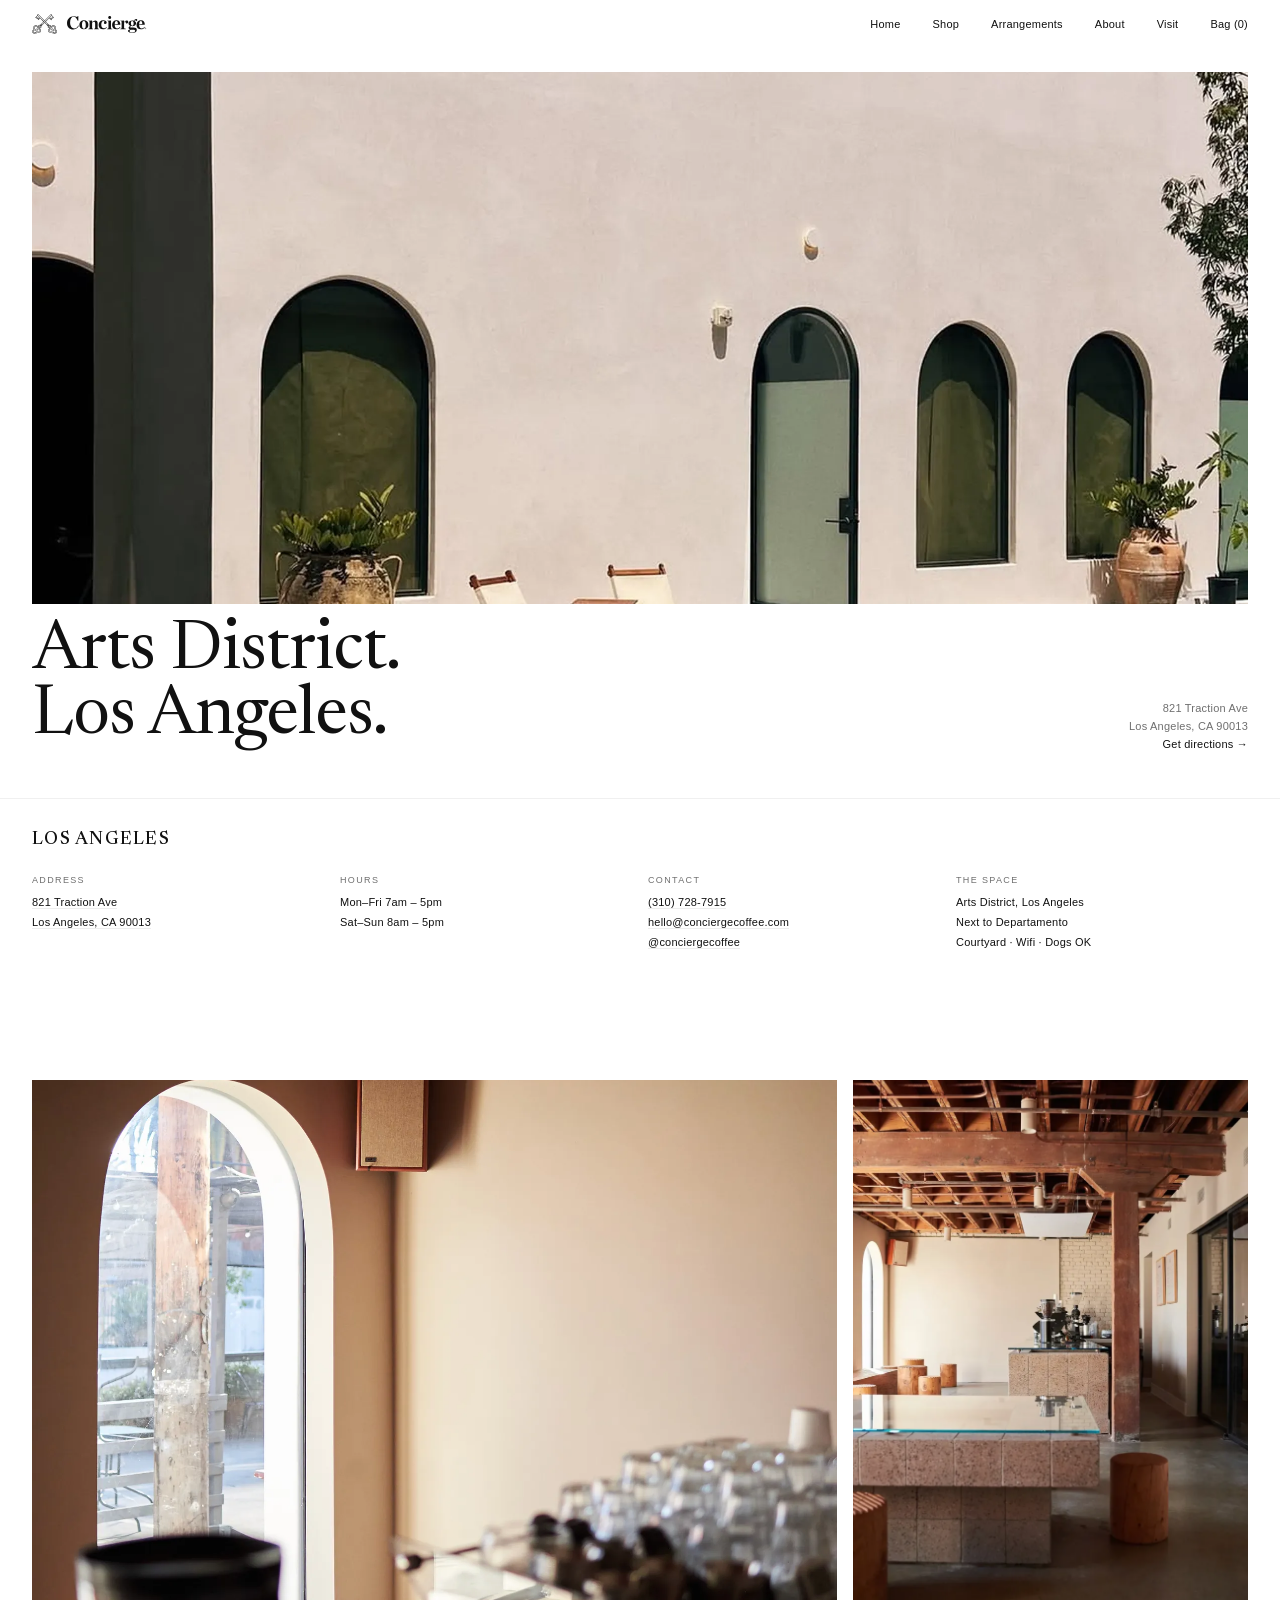
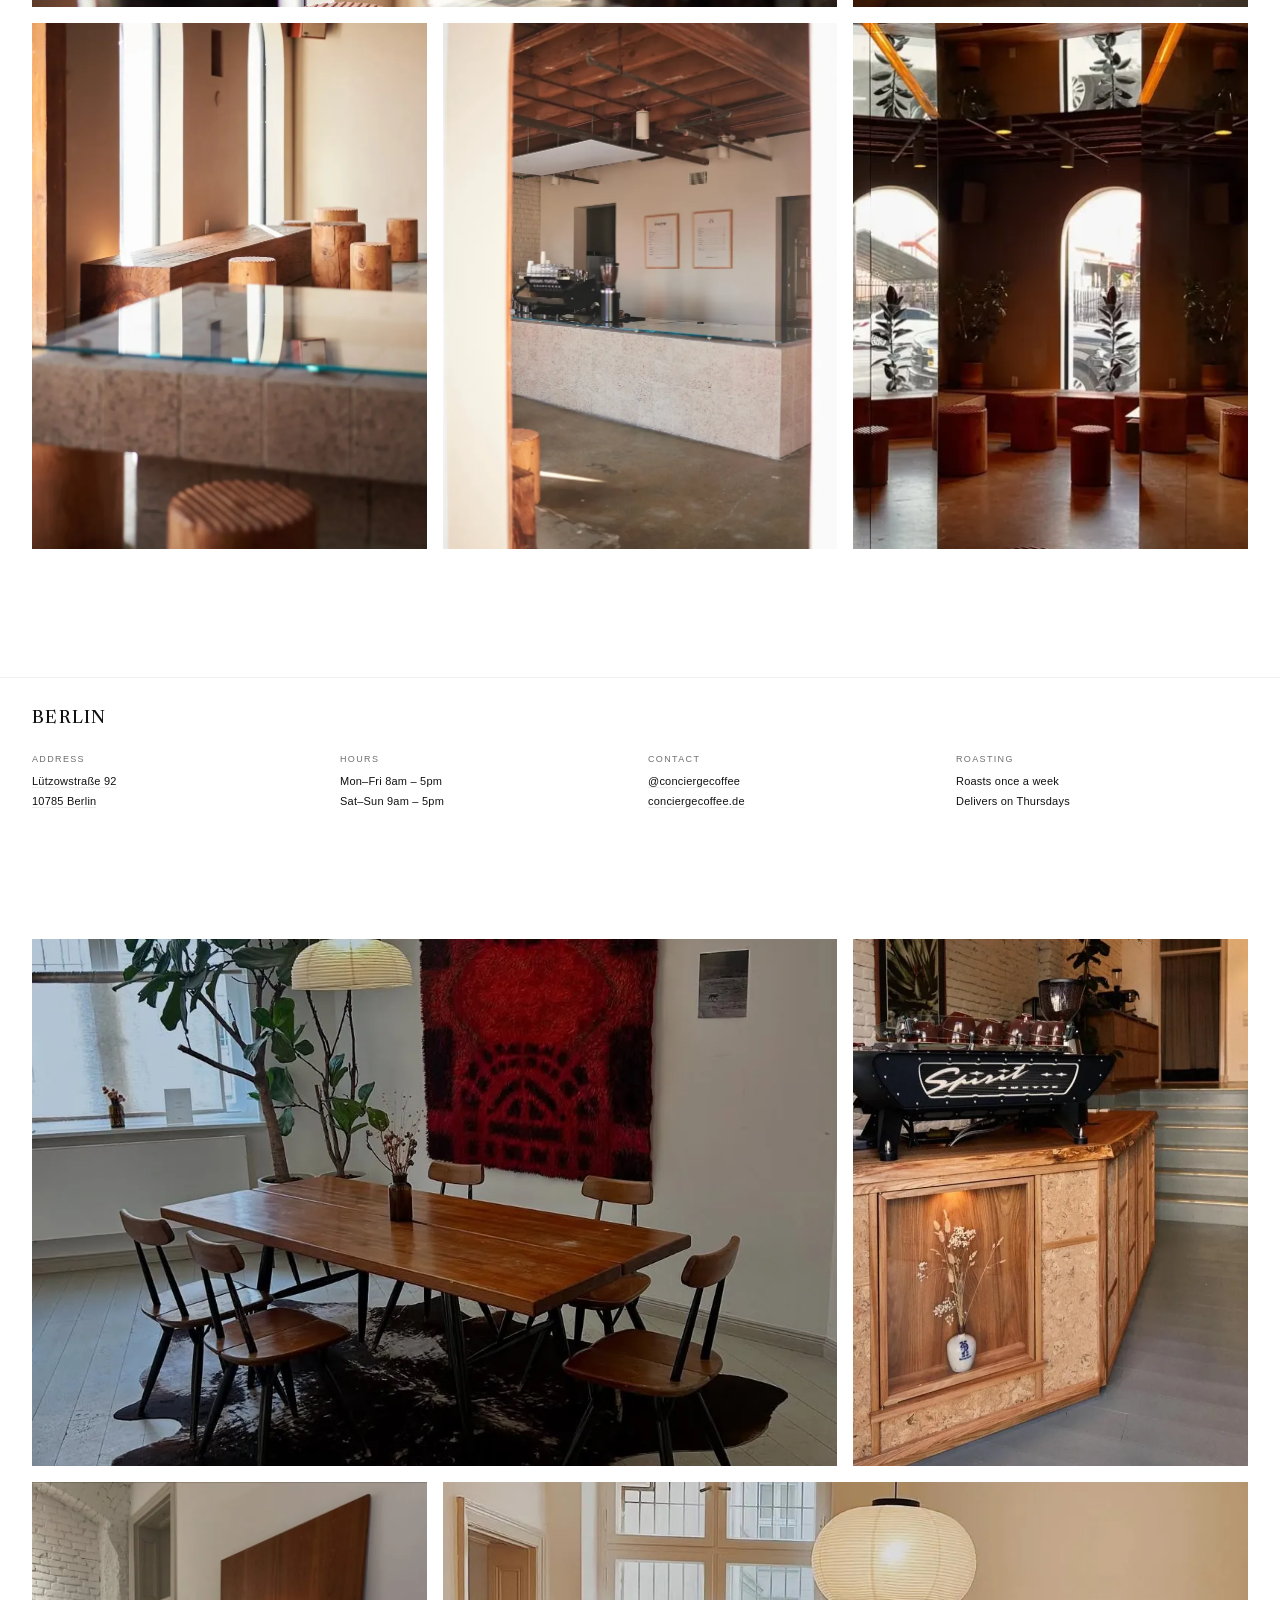
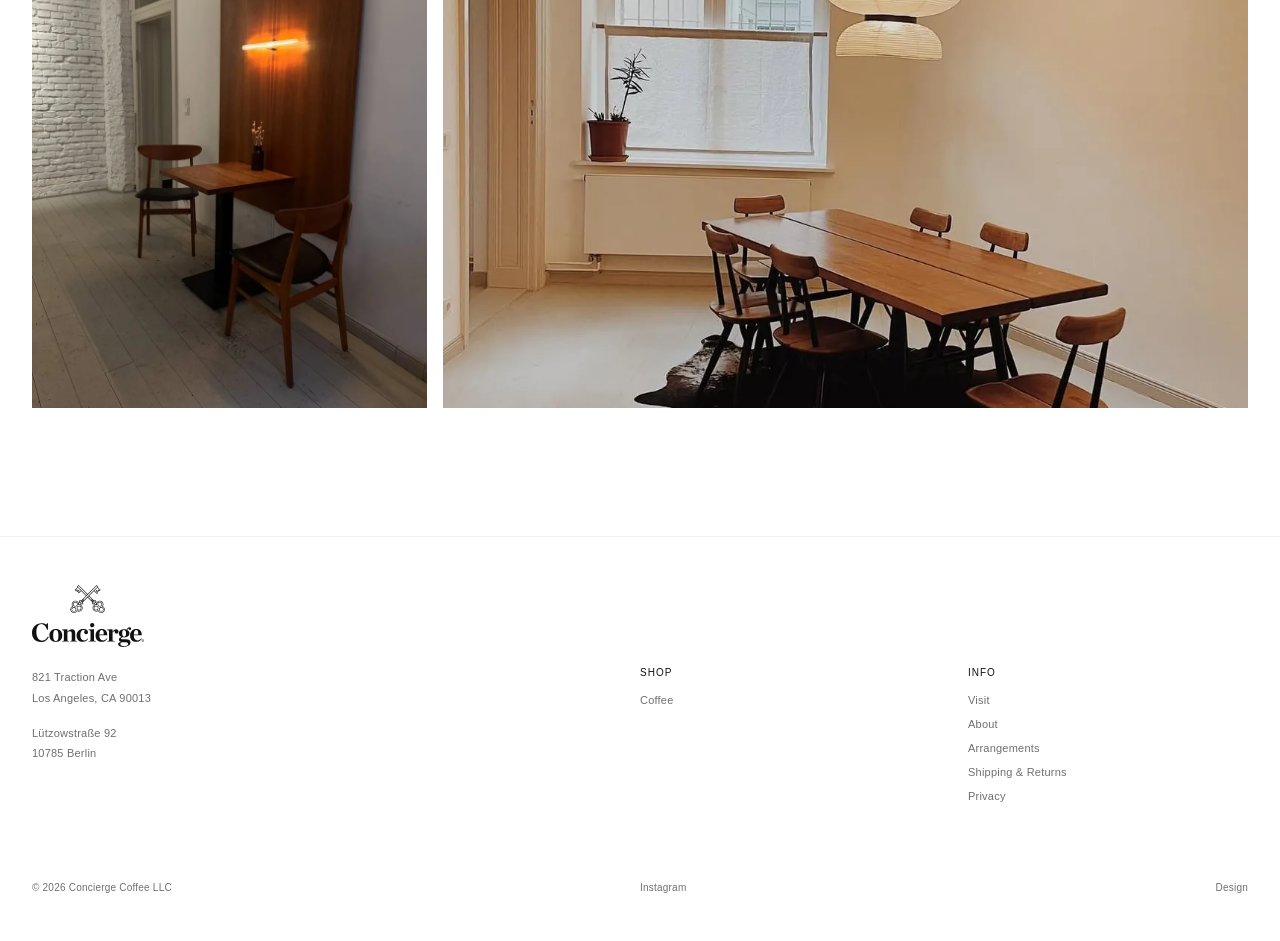
<file: visit.html>
<!DOCTYPE html>
<html lang="en">
<head>
<meta charset="UTF-8">
<meta name="viewport" content="width=device-width, initial-scale=1.0">
<title>Visit — Concierge Coffee</title>
<link rel="icon" href="images/favicon.svg" type="image/svg+xml">
<link rel="preload" href="fonts/newsreader-var.woff2" as="font" type="font/woff2" crossorigin>
<meta name="description" content="Where to find Concierge Coffee: 821 Traction Ave in the Arts District, Los Angeles, and Lützowstraße 92 in Berlin. Hours, directions and phone.">
<!-- Absolute URLs below point at the preview domain; swap to the real domain at cutover. -->
<link rel="canonical" href="https://conciergecoffee.com/visit">
<meta property="og:site_name" content="Concierge Coffee">
<meta property="og:title" content="Visit — Concierge Coffee">
<meta property="og:description" content="Where to find Concierge Coffee: 821 Traction Ave in the Arts District, Los Angeles, and Lützowstraße 92 in Berlin. Hours, directions and phone.">
<meta property="og:url" content="https://conciergecoffee.com/visit">
<meta property="og:type" content="website">
<meta property="og:image" content="https://conciergecoffee.com/images/og.jpg">
<meta property="og:image:width" content="1200">
<meta property="og:image:height" content="630">
<meta name="twitter:card" content="summary_large_image">
<link rel="stylesheet" href="styles.css">
</head>
<body>

<!-- LOGO DEFS — original Concierge artwork (crossed keys + wordmark), vectorized from CC_logokeysSMXL.pdf -->
<svg width="0" height="0" style="position:absolute" aria-hidden="true" focusable="false">
<symbol id="cc-keys" viewBox="0 0 151.07 120.06" fill="currentColor" fill-rule="nonzero">
<path d="M 22.05 110.28 C 20.61 111.71 18.7 112.5 16.67 112.5 C 14.64 112.5 12.73 111.71 11.3 110.28 C 8.33 107.31 8.33 102.49 11.3 99.53 C 12.73 98.09 14.64 97.3 16.67 97.3 C 18.7 97.3 20.61 98.09 22.05 99.53 C 25.01 102.49 25.01 107.31 22.05 110.28 M 16.67 94.79 C 14.08 94.79 11.49 95.77 9.51 97.74 C 5.57 101.69 5.57 108.11 9.51 112.06 C 11.49 114.03 14.08 115.02 16.67 115.02 C 19.27 115.02 21.86 114.04 23.83 112.06 C 27.78 108.11 27.78 101.69 23.83 97.74 C 21.86 95.77 19.27 94.79 16.67 94.79 "/>
<path d="M 39.04 91.04 C 41.07 91.04 42.98 91.83 44.41 93.27 C 47.38 96.23 47.38 101.05 44.42 104.01 C 42.98 105.45 41.07 106.23 39.04 106.23 C 37.01 106.23 35.1 105.45 33.67 104.01 C 32.23 102.58 31.45 100.67 31.45 98.64 C 31.45 96.61 32.23 94.7 33.67 93.26 C 35.1 91.83 37.01 91.04 39.04 91.04 M 31.88 105.8 C 33.86 107.77 36.45 108.76 39.04 108.76 C 41.63 108.76 44.23 107.77 46.2 105.8 C 50.14 101.85 50.14 95.43 46.2 91.48 C 44.23 89.51 41.63 88.52 39.04 88.52 C 36.45 88.52 33.86 89.51 31.88 91.48 C 27.94 95.43 27.93 101.85 31.88 105.8 "/>
<path d="M 22.93 90.13 C 20.9 90.13 18.99 89.34 17.56 87.91 C 14.6 84.94 14.6 80.12 17.56 77.16 C 18.99 75.72 20.9 74.93 22.93 74.93 C 24.96 74.93 26.88 75.73 28.31 77.16 C 31.27 80.12 31.27 84.94 28.31 87.91 C 26.88 89.34 24.97 90.13 22.93 90.13 M 30.09 75.38 C 28.12 73.4 25.53 72.41 22.93 72.41 C 20.34 72.41 17.75 73.4 15.78 75.38 C 11.83 79.32 11.83 85.74 15.78 89.69 C 17.75 91.66 20.34 92.65 22.94 92.65 C 25.53 92.65 28.12 91.66 30.09 89.69 C 34.04 85.74 34.04 79.32 30.09 75.38 "/>
<path d="M 143.35 113.86 C 140.98 116.23 137.8 117.54 134.41 117.54 C 130.96 117.54 127.72 116.19 125.28 113.75 C 124.3 112.77 123.5 111.67 122.88 110.46 L 121.61 107.95 L 119.25 109.49 C 117.2 110.84 114.81 111.55 112.35 111.55 C 108.92 111.55 105.68 110.2 103.21 107.73 C 98.2 102.72 98.15 94.61 103.1 89.65 C 105.45 87.31 108.71 85.97 112.05 85.97 C 112.31 85.97 112.56 85.98 112.82 85.99 L 115.66 86.16 L 115.49 83.32 C 115.27 79.7 116.61 76.15 119.15 73.61 C 121.52 71.23 124.7 69.93 128.09 69.93 C 131.54 69.93 134.78 71.27 137.23 73.71 C 141.59 78.08 142.32 84.68 138.99 89.76 L 137.44 92.11 L 139.95 93.39 C 141.16 94 142.27 94.81 143.24 95.78 C 145.67 98.21 147.02 101.43 147.03 104.86 C 147.05 108.27 145.74 111.46 143.35 113.86 M 105.55 79.64 L 104.98 79.07 L 108.57 75.48 L 109.14 76.05 L 110.81 77.72 L 110.81 77.73 L 112.89 79.8 L 112.47 82.97 L 109.3 83.39 L 107.22 81.32 Z M 101.41 79.07 L 101.41 79.08 L 99.62 80.87 L 96.92 78.18 L 98.71 76.38 L 98.72 76.39 L 105.88 69.23 L 105.88 69.22 L 107.67 67.43 L 110.37 70.12 L 108.57 71.92 L 108.57 71.91 Z M 96.04 70.13 L 95.13 69.23 L 98.73 65.64 L 99.63 66.54 Z M 92.45 66.55 L 96.04 62.95 L 96.94 63.86 L 93.35 67.45 Z M 77.32 51.41 L 80.91 47.82 L 94.26 61.17 L 90.67 64.76 Z M 73.75 51.41 L 60.4 64.77 L 56.81 61.17 L 71.94 46.04 L 75.54 42.45 L 77.32 40.66 L 114.44 3.54 L 118.02 7.13 L 97.98 27.18 L 97.99 27.18 L 75.54 49.63 Z M 57.72 67.45 L 54.12 63.86 L 55.03 62.95 L 58.62 66.55 Z M 55.03 70.13 L 51.44 66.54 L 52.34 65.64 L 55.93 69.23 Z M 54.15 78.18 L 51.45 80.87 L 49.66 79.08 L 49.66 79.07 L 42.5 71.91 L 42.5 71.92 L 40.7 70.12 L 43.4 67.43 L 45.2 69.22 L 45.19 69.23 L 52.35 76.39 L 52.35 76.38 Z M 45.52 79.64 L 43.85 81.32 L 41.77 83.39 L 38.6 82.97 L 38.18 79.8 L 40.26 77.73 L 40.26 77.72 L 41.93 76.05 L 42.5 75.48 L 46.09 79.07 Z M 47.96 89.65 C 52.92 94.61 52.87 102.72 47.86 107.73 C 45.39 110.2 42.15 111.55 38.72 111.55 C 36.26 111.55 33.87 110.84 31.82 109.49 L 29.46 107.95 L 28.18 110.46 C 27.57 111.67 26.77 112.77 25.79 113.75 C 23.35 116.19 20.1 117.54 16.65 117.54 C 13.27 117.54 10.09 116.23 7.71 113.86 C 5.33 111.46 4.02 108.27 4.04 104.86 C 4.05 101.43 5.4 98.21 7.83 95.78 C 8.8 94.81 9.91 94 11.11 93.39 L 13.62 92.11 L 12.08 89.76 C 8.75 84.68 9.48 78.08 13.84 73.71 C 16.29 71.27 19.53 69.93 22.98 69.93 C 26.37 69.93 29.54 71.23 31.92 73.61 C 34.46 76.15 35.8 79.7 35.58 83.32 L 35.41 86.16 L 38.25 85.99 C 38.5 85.98 38.76 85.97 39.02 85.97 C 42.36 85.97 45.62 87.31 47.96 89.65 M 49.66 68.32 L 53.25 71.91 L 52.35 72.81 L 48.76 69.22 Z M 53.08 27.18 L 53.09 27.18 L 33.04 7.13 L 36.63 3.54 L 73.75 40.66 L 70.16 44.26 Z M 38.78 32.02 L 37.41 30.65 L 41.75 26.31 L 36.85 21.41 L 31.45 26.8 L 30.24 25.6 L 33.67 22.18 L 29.57 18.07 L 24.82 22.82 L 23.2 21.2 L 33.37 11.04 L 46.57 24.23 Z M 127.86 21.2 L 126.25 22.82 L 122.92 19.49 L 118.82 23.59 L 120.82 25.6 L 119.62 26.8 L 114.22 21.41 L 109.32 26.31 L 116.48 33.48 L 115.12 34.84 L 104.5 24.23 L 117.7 11.04 Z M 102.31 69.22 L 98.71 72.81 L 97.82 71.91 L 101.41 68.32 Z M 145.02 94 C 143.86 92.83 142.54 91.87 141.1 91.14 C 145.02 85.16 144.24 77.16 139.01 71.93 C 135.99 68.91 132.04 67.4 128.09 67.4 C 124.2 67.4 120.32 68.88 117.37 71.82 C 115.82 73.38 114.64 75.23 113.9 77.25 L 110.36 73.7 L 113.93 70.12 L 107.67 63.86 L 104.09 67.44 L 82.69 46.04 L 99.77 28.96 L 102.81 25.92 L 115.12 38.22 L 119.86 33.48 L 112.7 26.31 L 114.22 24.79 L 119.62 30.18 L 124.2 25.6 L 122.19 23.59 L 122.92 22.87 L 126.25 26.2 L 131.31 21.13 L 119.46 9.28 L 121.57 7.16 L 114.42 0 L 75.54 38.88 L 36.65 0 L 29.5 7.16 L 31.61 9.28 L 19.76 21.13 L 24.82 26.2 L 29.57 21.45 L 30.29 22.18 L 26.87 25.6 L 31.45 30.18 L 36.85 24.79 L 38.38 26.31 L 34.03 30.65 L 38.78 35.39 L 48.25 25.92 L 68.38 46.04 L 46.98 67.44 L 43.4 63.86 L 37.14 70.12 L 40.71 73.7 L 40.15 74.27 L 37.77 76.65 L 37.17 77.25 C 36.42 75.23 35.25 73.38 33.7 71.82 C 30.75 68.88 26.88 67.4 22.98 67.4 C 19.04 67.4 15.08 68.91 12.06 71.93 C 6.83 77.16 6.05 85.16 9.97 91.14 C 8.53 91.87 7.21 92.83 6.04 94 C 0.05 99.99 0 109.7 5.93 115.64 C 8.88 118.59 12.76 120.06 16.66 120.06 C 20.6 120.06 24.56 118.55 27.58 115.53 C 28.74 114.36 29.7 113.05 30.43 111.6 C 32.96 113.25 35.84 114.07 38.72 114.07 C 42.67 114.07 46.62 112.54 49.64 109.51 C 55.64 103.52 55.69 93.81 49.75 87.87 C 48.2 86.32 46.34 85.16 44.32 84.41 L 47.87 80.86 L 51.45 84.44 L 57.71 78.18 L 54.13 74.6 L 75.54 53.2 L 96.93 74.6 L 93.36 78.18 L 99.62 84.44 L 103.2 80.86 L 103.77 81.43 L 106.75 84.41 C 104.73 85.16 102.87 86.32 101.32 87.87 C 95.38 93.81 95.43 103.52 101.43 109.51 C 104.45 112.54 108.4 114.07 112.35 114.07 C 115.23 114.07 118.11 113.25 120.64 111.6 C 121.37 113.05 122.32 114.36 123.49 115.53 C 126.51 118.55 130.47 120.06 134.41 120.06 C 138.3 120.06 142.19 118.59 145.13 115.64 C 151.07 109.7 151.02 99.99 145.02 94 "/>
<path d="M 139.77 110.28 C 138.34 111.71 136.43 112.5 134.39 112.5 C 132.36 112.5 130.45 111.71 129.02 110.28 C 126.06 107.31 126.06 102.49 129.02 99.53 C 130.45 98.09 132.36 97.3 134.39 97.3 C 136.43 97.3 138.34 98.09 139.77 99.53 C 142.73 102.49 142.73 107.31 139.77 110.28 M 141.55 97.74 C 139.58 95.77 136.99 94.79 134.39 94.79 C 131.8 94.79 129.21 95.77 127.24 97.74 C 123.29 101.69 123.29 108.11 127.24 112.06 C 129.21 114.04 131.8 115.02 134.4 115.02 C 136.99 115.02 139.58 114.03 141.55 112.06 C 145.5 108.11 145.5 101.69 141.55 97.74 "/>
<path d="M 117.4 104.02 C 115.97 105.45 114.06 106.23 112.03 106.23 C 109.99 106.23 108.09 105.45 106.65 104.02 C 103.69 101.05 103.69 96.23 106.65 93.27 C 108.09 91.83 110 91.04 112.03 91.04 C 114.06 91.04 115.97 91.83 117.4 93.26 C 118.84 94.7 119.62 96.61 119.62 98.64 C 119.62 100.67 118.83 102.58 117.4 104.02 M 112.03 88.52 C 109.44 88.52 106.84 89.51 104.87 91.48 C 100.92 95.43 100.92 101.85 104.87 105.8 C 106.84 107.77 109.44 108.76 112.03 108.76 C 114.62 108.76 117.21 107.77 119.18 105.8 C 123.13 101.85 123.13 95.43 119.19 91.48 C 117.21 89.51 114.62 88.52 112.03 88.52 "/>
<path d="M 122.76 77.16 C 124.19 75.73 126.1 74.93 128.13 74.93 C 130.17 74.93 132.08 75.73 133.51 77.16 C 136.47 80.12 136.47 84.94 133.51 87.91 C 132.07 89.34 130.17 90.13 128.13 90.13 C 126.1 90.13 124.19 89.34 122.76 87.91 C 119.8 84.94 119.8 80.12 122.76 77.16 M 135.29 89.69 C 139.24 85.74 139.24 79.32 135.29 75.38 C 133.32 73.4 130.73 72.41 128.13 72.41 C 125.54 72.41 122.95 73.4 120.98 75.38 C 117.03 79.32 117.03 85.74 120.97 89.69 C 122.95 91.66 125.54 92.65 128.13 92.65 C 130.73 92.65 133.32 91.66 135.29 89.69 "/>
</symbol>
<symbol id="cc-word" viewBox="0 0 415.33 88.96" fill="currentColor" fill-rule="nonzero">
<path d="M 0 36.57 C 0 15.34 15.73 0.79 35.49 0.79 C 42.07 0.79 48.37 2.65 52.79 5.11 L 56.43 0.49 L 59.18 0.49 L 59.18 25.36 L 55.94 25.36 C 50.82 11.99 44.34 3.93 34.8 3.93 C 24.38 3.93 16.22 14.35 16.22 34.6 C 16.22 55.54 26.54 65.37 37.65 65.37 C 47.19 65.37 54.07 60.26 58.88 50.23 L 61.84 51.61 C 57.32 61.93 48.66 70.68 33.33 70.68 C 12.29 70.68 0 56.92 0 36.57 "/>
<path d="M 98.01 46.2 C 98.01 32.34 94.86 25.66 87.89 25.66 C 80.9 25.66 78.55 32.34 78.55 46.2 C 78.55 60.07 81.69 66.85 88.77 66.85 C 95.55 66.85 98.01 60.07 98.01 46.2 M 64.59 46.4 C 64.59 31.95 74.02 22.61 88.38 22.61 C 103.03 22.61 112.07 31.56 112.07 46.01 C 112.07 60.55 102.53 69.9 88.38 69.9 C 73.43 69.9 64.59 60.95 64.59 46.4 "/>
<path d="M 111.48 66.55 C 117.08 66.46 118.26 65.57 118.26 63.02 L 118.26 31.55 C 118.26 28.61 117.08 26.84 111.48 26.74 L 111.48 24.28 L 131.14 23.39 L 131.14 32.05 C 135.76 26.84 141.95 23.1 148.34 23.1 C 156.5 23.1 160.34 28.11 160.34 37.36 L 160.34 63.02 C 160.34 65.57 161.42 66.46 167.12 66.55 L 167.12 69.01 L 141.86 69.01 L 141.86 66.55 C 145.79 66.46 147.26 65.57 147.26 63.02 L 147.26 39.12 C 147.26 33.12 145.3 30.18 140.38 30.18 C 136.84 30.18 133.99 32.05 131.34 34.8 L 131.34 63.02 C 131.34 65.57 132.81 66.46 136.64 66.55 L 136.64 69.01 L 111.48 69.01 Z M 111.48 66.55 "/>
<path d="M 165.45 46.99 C 165.45 31.95 175.77 22.61 189.63 22.61 C 202.71 22.61 207.62 29 207.62 33.91 C 207.62 38.24 205.16 41.29 200.84 41.29 C 195.92 41.29 193.47 38.34 193.47 34.7 C 193.47 32.05 195.23 29.69 196.71 28.8 C 195.73 27.13 193.37 25.56 190.02 25.56 C 183.54 25.56 179.31 32.73 179.31 45.61 C 179.31 56.23 183.64 64.68 193.37 64.68 C 198.48 64.68 203.1 61.93 206.64 57.31 L 208.51 58.79 C 204.08 65.57 198.09 69.89 188.55 69.89 C 174.2 69.89 165.45 61.05 165.45 46.99 "/>
<path d="M 215.48 7.96 C 215.48 3.14 218.63 0 223.25 0 C 227.97 0 231.02 2.95 231.02 7.67 C 231.02 12.48 227.97 15.63 223.25 15.63 C 218.63 15.63 215.48 12.78 215.48 7.96 M 209.88 66.55 C 215.48 66.46 216.96 65.57 216.96 63.02 L 216.96 31.56 C 216.96 28.61 215.48 26.84 209.88 26.74 L 209.88 24.28 L 230.04 23.39 L 230.04 63.02 C 230.04 65.57 231.12 66.46 236.82 66.55 L 236.82 69.01 L 209.88 69.01 Z M 209.88 66.55 "/>
<path d="M 249.7 42.57 L 265.82 42.47 C 266.9 32.64 264.44 25.66 258.34 25.66 C 253.04 25.66 250.18 31.65 249.7 42.57 M 235.83 46.89 C 235.83 31.95 245.66 22.61 259.03 22.61 C 272.89 22.61 279.88 32.54 279.19 45.42 L 249.6 45.42 L 249.6 46.6 C 249.6 57.8 254.41 64.88 263.85 64.88 C 269.36 64.88 273.48 61.93 277.22 56.82 L 279.19 58.29 C 274.86 65.18 268.77 69.89 259.03 69.89 C 244.68 69.89 235.83 61.34 235.83 46.89 "/>
<path d="M 278.89 66.55 C 284.5 66.46 285.68 65.57 285.68 63.02 L 285.68 31.55 C 285.68 28.61 284.5 26.84 278.89 26.74 L 278.89 24.28 L 298.55 23.39 L 298.55 32.14 C 301.9 26.84 306.71 23 312.02 23 C 317.82 23 320.77 26.64 320.77 31.16 C 320.77 35.68 317.92 38.93 313.79 38.93 C 309.37 38.93 306.52 36.08 306.52 32.34 C 306.52 31.46 306.71 30.28 307.01 29.39 C 303.96 29.59 300.91 32.05 298.75 35.09 L 298.75 63.02 C 298.75 65.57 300.42 66.36 307.6 66.55 L 307.6 69.01 L 278.89 69.01 Z M 278.89 66.55 "/>
<path d="M 348.69 38.24 C 348.69 30.47 346.43 25.86 341.12 25.86 C 336.11 25.86 334.53 29.49 334.53 38.24 C 334.53 46.89 336.89 50.62 342 50.62 C 347.02 50.62 348.69 46.89 348.69 38.24 M 356.65 77.07 C 356.65 73.43 354 71.37 343.48 71.37 L 333.16 71.37 C 329.62 72.75 327.65 74.71 327.65 77.86 C 327.65 82.87 332.66 86.12 342.49 86.12 C 350.95 86.12 356.65 82.58 356.65 77.07 M 350.75 24.58 C 353.01 19.76 356.26 15.73 361.47 15.73 C 365.4 15.73 367.57 18.09 367.57 21.13 C 367.57 23.79 365.79 26.05 362.75 26.05 C 360.39 26.05 358.03 24.18 358.03 20.74 C 356.06 21.43 354.2 23.39 353.11 25.56 C 358.03 28.02 361.37 32.14 361.37 38.04 C 361.37 47.58 352.82 53.48 341.61 53.48 C 339.64 53.48 337.68 53.28 335.81 52.98 C 331.98 54.26 330.21 55.54 330.21 57.41 C 330.21 59.38 332.17 60.66 340.04 60.66 L 347.21 60.66 C 359.6 60.66 365.3 64.49 365.3 72.75 C 365.3 81.3 355.67 88.96 339.94 88.96 C 327.75 88.96 319.2 84.84 319.2 79.04 C 319.2 74.81 322.73 71.57 330.5 70.39 L 330.5 70.09 C 324.41 68.12 322.24 64.88 322.24 61.14 C 322.24 57.61 325.49 54.16 331.88 51.9 C 325.88 49.64 321.85 45.22 321.85 38.44 C 321.85 29 330.4 23.1 341.61 23.1 C 344.86 23.1 348 23.59 350.75 24.58 "/>
<path d="M 377.59 42.57 L 393.71 42.47 C 394.79 32.64 392.34 25.66 386.24 25.66 C 380.93 25.66 378.08 31.65 377.59 42.57 M 363.73 46.89 C 363.73 31.95 373.56 22.61 386.93 22.61 C 400.79 22.61 407.77 32.54 407.08 45.42 L 377.49 45.42 L 377.49 46.6 C 377.49 57.8 382.31 64.88 391.75 64.88 C 397.25 64.88 401.38 61.93 405.11 56.82 L 407.08 58.29 C 402.76 65.18 396.66 69.89 386.93 69.89 C 372.57 69.89 363.73 61.34 363.73 46.89 "/>
<path d="M 411.12 69.01 C 409.04 69.01 407.8 67.79 407.8 65.74 C 407.8 63.63 409.07 62.32 411.12 62.32 C 413.2 62.32 414.45 63.54 414.45 65.59 C 414.45 67.7 413.18 69.01 411.12 69.01 M 411.12 61.43 C 408.62 61.43 406.92 63.14 406.92 65.74 C 406.92 68.35 408.62 69.89 411.12 69.89 C 413.68 69.89 415.33 68.19 415.33 65.59 C 415.33 63.03 413.68 61.43 411.12 61.43 "/>
<path d="M 412.73 66.84 C 412.69 66.79 412.64 66.77 412.59 66.77 C 412.53 66.75 412.49 66.78 412.45 66.82 C 412.07 67.18 411.65 67.35 411.18 67.35 C 410.18 67.35 409.58 66.5 409.58 65.68 C 409.58 64.73 410.27 63.98 411.15 63.98 C 411.54 63.98 411.82 64.11 411.98 64.23 C 411.92 64.31 411.88 64.41 411.88 64.52 C 411.88 64.83 412.13 65.07 412.45 65.07 C 412.78 65.07 413.04 64.79 413.04 64.43 C 413.04 63.74 412.16 63.13 411.16 63.13 C 409.77 63.13 408.68 64.25 408.68 65.68 C 408.68 67.11 409.75 68.2 411.18 68.2 C 411.88 68.2 412.54 67.93 413.02 67.45 C 413.09 67.38 413.09 67.27 413.03 67.2 Z M 412.73 66.84 "/>
</symbol>
</svg>

<!-- Shared across the site: layout.js fills this in. -->
<nav></nav>

<!-- HERO -->
<section class="visit-hero">
  <div class="visit-hero-img">
    <img fetchpriority="high" src="images/concierge-coffee-courtyard-arts-district-los-angeles.webp" srcset="images/concierge-coffee-courtyard-arts-district-los-angeles-800.webp 800w, images/concierge-coffee-courtyard-arts-district-los-angeles.webp 1920w" sizes="100vw" alt="Concierge Coffee — Arts District" />
  </div>
  <div class="visit-hero-meta">
    <h1 class="visit-title">Arts District.<br>Los Angeles.</h1>
    <div class="visit-info">
      <span>821 Traction Ave</span>
      <span>Los Angeles, CA 90013</span>
      <a href="https://maps.app.goo.gl/CeXuHqDg2wRRmApQ6" target="_blank">Get directions →</a>
    </div>
  </div>
</section>

<!-- DETAILS -->
<div class="details">
  <h2 class="city">Los Angeles</h2>
  <div class="detail-block">
    <div class="detail-lbl">Address</div>
    <div class="detail-val">
      <a href="https://maps.app.goo.gl/CeXuHqDg2wRRmApQ6" target="_blank">
        821 Traction Ave<br>Los Angeles, CA 90013
      </a>
    </div>
  </div>
  <div class="detail-block">
    <div class="detail-lbl">Hours</div>
    <div class="detail-val">
      Mon–Fri 7am – 5pm<br>
      Sat–Sun 8am – 5pm
    </div>
  </div>
  <div class="detail-block">
    <div class="detail-lbl">Contact</div>
    <div class="detail-val">
      <a href="tel:+13107287915">(310) 728-7915</a><br>
      <a href="mailto:hello@conciergecoffee.com">hello@conciergecoffee.com</a><br>
      <a href="https://www.instagram.com/conciergecoffee/" target="_blank">@conciergecoffee</a>
    </div>
  </div>
  <div class="detail-block">
    <div class="detail-lbl">The Space</div>
    <div class="detail-val">
      Arts District, Los Angeles<br>
      Next to Departamento<br>
      Courtyard · Wifi · Dogs OK
    </div>
  </div>
</div>

<!-- PHOTO GRID -->
<section class="photo-grid">
  <div class="photo-cell wide">
    <img src="images/concierge-coffee-espresso-machine-arched-window.webp" srcset="images/concierge-coffee-espresso-machine-arched-window-800.webp 800w, images/concierge-coffee-espresso-machine-arched-window.webp 1600w" sizes="(max-width: 768px) 100vw, 66vw" alt="The espresso machine by the arched window at 821 Traction Ave" loading="lazy" />
  </div>
  <div class="photo-cell">
    <img src="images/concierge-coffee-terrazzo-bar-arts-district.webp" srcset="images/concierge-coffee-terrazzo-bar-arts-district-800.webp 800w, images/concierge-coffee-terrazzo-bar-arts-district.webp 1000w" sizes="(max-width: 768px) 50vw, 33vw" alt="The terrazzo bar and timber stools in the Arts District" loading="lazy" />
  </div>
  <div class="photo-cell">
    <img src="images/concierge-coffee-glass-table-timber-stools.webp" srcset="images/concierge-coffee-glass-table-timber-stools-800.webp 800w, images/concierge-coffee-glass-table-timber-stools.webp 1000w" sizes="(max-width: 768px) 50vw, 33vw" alt="The glass-topped table under the arched windows" loading="lazy" />
  </div>
  <div class="photo-cell">
    <img src="images/concierge-coffee-bar-through-doorway.webp" srcset="images/concierge-coffee-bar-through-doorway-800.webp 800w, images/concierge-coffee-bar-through-doorway.webp 1000w" sizes="(max-width: 768px) 50vw, 33vw" alt="The bar seen through the doorway" loading="lazy" />
  </div>
  <div class="photo-cell">
    <img src="images/concierge-coffee-front-room-821-traction-ave.webp" srcset="images/concierge-coffee-front-room-821-traction-ave-800.webp 800w, images/concierge-coffee-front-room-821-traction-ave.webp 1920w" sizes="(max-width: 768px) 50vw, 33vw" alt="The front room at 821 Traction Ave" loading="lazy" />
  </div>
</section>

<!-- BERLIN -->
<div class="details">
  <h2 class="city">Berlin</h2>
  <div class="detail-block">
    <div class="detail-lbl">Address</div>
    <div class="detail-val">
      <a href="https://maps.app.goo.gl/ESjak6LpyHTXgknbA" target="_blank" rel="noopener">
        L&uuml;tzowstra&szlig;e 92<br>10785 Berlin
      </a>
    </div>
  </div>
  <div class="detail-block">
    <div class="detail-lbl">Hours</div>
    <div class="detail-val">
      Mon&ndash;Fri 8am &ndash; 5pm<br>
      Sat&ndash;Sun 9am &ndash; 5pm
    </div>
  </div>
  <div class="detail-block">
    <div class="detail-lbl">Contact</div>
    <div class="detail-val">
      <a href="https://www.instagram.com/conciergecoffee/" target="_blank" rel="noopener">@conciergecoffee</a><br>
      <a href="https://www.conciergecoffee.de/" target="_blank" rel="noopener">conciergecoffee.de</a>
    </div>
  </div>
  <div class="detail-block">
    <div class="detail-lbl">Roasting</div>
    <div class="detail-val">
      Roasts once a week<br>
      Delivers on Thursdays
    </div>
  </div>
</div>

<!-- BERLIN PHOTOS -->
<section class="photo-grid">
  <div class="photo-cell wide">
    <img src="images/concierge-coffee-long-table-rya-berlin.webp" srcset="images/concierge-coffee-long-table-rya-berlin-800.webp 800w, images/concierge-coffee-long-table-rya-berlin.webp 1080w" sizes="(max-width: 768px) 100vw, 66vw" alt="The long table under the rya in Berlin" loading="lazy" />
  </div>
  <div class="photo-cell">
    <img src="images/concierge-coffee-bar-luetzowstrasse-berlin.webp" srcset="images/concierge-coffee-bar-luetzowstrasse-berlin-800.webp 800w, images/concierge-coffee-bar-luetzowstrasse-berlin.webp 915w" sizes="(max-width: 768px) 50vw, 33vw" alt="The bar at Lützowstraße 92" loading="lazy" />
  </div>
  <div class="photo-cell">
    <img src="images/concierge-coffee-table-for-two-berlin.webp" srcset="images/concierge-coffee-table-for-two-berlin-800.webp 800w, images/concierge-coffee-table-for-two-berlin.webp 1080w" sizes="(max-width: 768px) 50vw, 33vw" alt="A table for two in Berlin" loading="lazy" />
  </div>
  <div class="photo-cell wide">
    <img src="images/concierge-coffee-back-room-berlin.webp" srcset="images/concierge-coffee-back-room-berlin-800.webp 800w, images/concierge-coffee-back-room-berlin.webp 1080w" sizes="(max-width: 768px) 100vw, 66vw" alt="The back room in Berlin" loading="lazy" />
  </div>
</section>

<!-- FOOTER -->
<!-- Shared across the site: layout.js fills this in. -->
<footer></footer>
<script type="module" src="layout.js"></script>

<script>

  // Nav sheet. Plain script rather than part of the Shopify module, so the
  // Visit page can use the same markup without carrying the storefront code.
  function toggleNav(force) {
    const nav = document.querySelector('nav');
    const open = force === undefined ? !nav.classList.contains('open') : force;
    nav.classList.toggle('open', open);
    document.getElementById('nav-toggle').setAttribute('aria-expanded', open);
    document.body.style.overflow = open ? 'hidden' : '';
  }

  document.addEventListener('keydown', e => { if (e.key === 'Escape') toggleNav(false); });

  // Leaving the breakpoint with the sheet open would strand the scroll lock.
  matchMedia('(min-width: 769px)').addEventListener('change', e => { if (e.matches) toggleNav(false); });
</script>


<script type="module">
  /* Nothing on this page is for sale, and it still carries the bag: the bar
     and the footer are the same on every page, so the shop links in the footer
     and the drawer behind Bag have to work here too. */
  import { initBag } from './shopify.js';
  initBag();
</script>

</body>
</html>
</file>
<file: styles.css>
/* ── CONCIERGE — SHARED STYLESHEET ──
   One file for all six pages. It was six near-identical copies pasted into
   six heads, and the copies had already started to drift; now a change lands
   everywhere or nowhere. Order: the shared core first (tokens, nav, cards,
   quick add, cart, footer, responsive), then the sections only one page
   uses -- shop, product, and the visit/about/arrangements family. */

  /* Newsreader — self-hosted latin subset, optical size pinned to display.
     Georgia is the fallback: it is the face the wordmark is drawn from. */
  @font-face {
    font-family: 'Newsreader';
    font-style: normal;
    font-weight: 300 600;
    font-display: swap;
    src: url('fonts/newsreader-var.woff2') format('woff2');
  }

  :root {
    --serif: 'Newsreader', Georgia, 'Times New Roman', serif;
    /* Secondary type was #bbb (1.92:1) and #ccc (1.61:1) against white, which
       is below the 4.5:1 floor by a wide margin -- unreadable rather than
       quiet. One tone at 5.03:1 for everything subordinate, so it can be
       tuned in one place. */
    --muted: #6f6f6f;
    /* Section rhythm. The page was running 80px between sections and 2px
       between a section title and its content, which read as one continuous
       block of grids rather than as parts. Two values, so the whole page
       breathes or tightens together. */
    --section-gap: 128px;
    --head-gap: 26px;
    /* Cards sat on a 2px hairline gap, which read as one sheet cut into
       pieces rather than as a set of cards. One token so every grid on the
       site opens up together. */
    --card-gap: 16px;
  }

  * { margin: 0; padding: 0; box-sizing: border-box; }

  /* For headings that structure the page for readers and machines but have
     no visual seat, like the homepage h1. */
  .sr-only {
    position: absolute;
    width: 1px; height: 1px;
    padding: 0; margin: -1px;
    overflow: hidden;
    clip: rect(0 0 0 0);
    white-space: nowrap;
    border: 0;
  }

  body {
    background: #fff;
    color: #111;
    font-family: 'Helvetica Neue', Helvetica, Arial, sans-serif;
    font-weight: 400;
    font-size: 11px;
    letter-spacing: 0.02em;
    -webkit-font-smoothing: antialiased;
  }

  a { color: inherit; text-decoration: none; }

  /* The hidden attribute loses to any author display rule (.qa-field is
     flex), which left the pick-up time field showing on coffee. Script
     hides things with .hidden; this makes that mean it. */
  [hidden] { display: none !important; }

  /* ── NAV ── */
  nav {
    position: sticky;
    top: 0;
    z-index: 100;
    background: #fff;
    display: flex;
    justify-content: space-between;
    align-items: center;
    padding: 0 32px;
    height: 48px;
  }

  /* ── LOGO ── */
  .logo {
    display: flex;
    align-items: center;
    gap: 10px;
    color: #111;
  }

  .logo svg { display: block; fill: currentColor; }
  .logo .lk { width: 25.2px; height: 20px; }
  .logo .lw { width: 79.4px; height: 17px; }

  .nav-r {
    display: flex;
    gap: 32px;
    font-size: 11px;
    color: #111;
  }

  .nav-r a { transition: color 0.15s; cursor: pointer; }
  .nav-r a:hover { color: var(--muted); }

  /* ── COLLAPSED NAV ──
     Below 768 the links leave the bar and become a full-height sheet. One set
     of links, restyled, rather than a second copy: the bag count is written to
     a single element and duplicating it would need two. */
  .nav-toggle {
    display: none;
    width: 30px;
    height: 30px;
    padding: 0;
    border: 0;
    background: none;
    cursor: pointer;
    flex-direction: column;
    justify-content: center;
    align-items: flex-end;
    gap: 5px;
    margin-right: -4px;
  }

  .nav-toggle span {
    display: block;
    width: 20px;
    height: 1px;
    background: #111;
    transition: transform 0.28s ease, opacity 0.2s ease;
  }

  nav.open .nav-toggle span:first-child { transform: translateY(3px) rotate(45deg); }
  nav.open .nav-toggle span:last-child  { transform: translateY(-3px) rotate(-45deg); }

  /* ── HERO ── */
  /* ── PAGE CEILING ──
     The layout had none, so it did not get better on a large display, only
     bigger: at 2560 a product card measures 612x816 and the hero is 1092
     tall. Content stops at 1600 and centres. Written as padding rather than
     max-width so the nav and footer rules still run edge to edge -- capping
     the elements would have cut those short. Below 1664 the max() picks the
     32px gutter and nothing changes. */
  nav, .hero, .shop, footer {
    padding-left: max(32px, calc((100% - 1600px) / 2));
    padding-right: max(32px, calc((100% - 1600px) / 2));
  }

  .hero { padding-top: 24px; padding-bottom: var(--section-gap); }

  .hero-img {
    position: relative;
    width: 100%;
    aspect-ratio: 16/7;
    background: #f2f2f2;
    overflow: hidden;
    margin-bottom: 16px;
  }

  .hero-img img {
    width: 100%;
    height: 100%;
    object-fit: cover;
    object-position: center;
    display: block;
  }

  /* ── HERO SLIDES ──
     Crossfade rather than slide. The frames share no composition, and a
     horizontal move would fight that. */
  .hero-img .slide {
    position: absolute;
    inset: 0;
    opacity: 0;
    transition: opacity 1.1s ease;
  }

  .hero-img .slide.on { opacity: 1; }

  /* The new frames are portrait phone photographs, so their subjects sit low
     in a 16/7 window. Raising the image 50px brings the room into the frame
     and drops the empty wall above it. */
  /* A percentage, not a pixel offset. calc(50% - 50px) needs 100px of vertical
     overflow to stay covered, and below 768 the hero is 3/2 against 3/2
     originals -- zero overflow -- so the shift pushed the frame off the top
     and left a 50px band of background at the foot. A percentage is defined
     against whatever overflow exists, so it cannot expose the box: it moves
     315px of desktop overflow by the same 50px and does nothing at all when
     there is nothing to move. */
  .hero-img img.shift-up,
  .visit-hero-img img.shift-up { object-position: center 66%; }

  @media (prefers-reduced-motion: reduce) {
    .hero-img .slide { transition: none; }
  }

  .hero-meta {
    display: flex;
    justify-content: space-between;
    align-items: flex-end;
  }

  .hero-sub {
    text-align: left;
    display: flex;
    flex-direction: column;
    gap: 6px;
    padding-bottom: 4px;
  }

  .hero-sub span { display: block; font-size: 11px; color: var(--muted); }
  .hero-sub a { font-size: 11px; color: #111; cursor: pointer; }
  .hero-sub a[target] { color: var(--muted); }
  .hero-sub a:hover { color: #111; }

  .hero-hours {
    display: flex;
    flex-direction: column;
    gap: 6px;
    text-align: right;
    align-self: flex-start;
  }

  .hero-hours span { font-size: 11px; color: var(--muted); }

  /* ── SHOP ── */
  .shop { padding-top: 0; padding-bottom: var(--section-gap); }

  .shop-head {
    display: flex;
    justify-content: space-between;
    align-items: center;
    padding-bottom: var(--head-gap);
  }

  /* Section and product headlines share the serif. Newsreader runs small at
     a given px against Helvetica, so each of these goes up two. */
  .shop-title {
    font-family: var(--serif);
    font-size: clamp(16px, 1.4vw, 20px);
    font-weight: 500;
    text-transform: uppercase;
    letter-spacing: 0.07em;
  }

  /* A way out of a section without a second headline: the shop head carries
     the whole catalogue, the About head carries the About page. */
  .head-link {
    font-size: 10px;
    letter-spacing: 0.08em;
    text-transform: uppercase;
    color: var(--muted);
    border-bottom: 1px solid #eee;
    transition: color 0.15s, border-color 0.15s;
  }
  .head-link:hover { color: #111; border-color: #111; }

  .grid {
    display: grid;
    grid-template-columns: repeat(4, 1fr);
    gap: var(--card-gap);
  }

  .card { cursor: pointer; position: relative; }

  /* ── KEYBOARD ──
     The homepage cards were divs with onclick: nothing a keyboard or a
     screen reader could reach. Each card now carries a real link stretched
     over it -- same click, same look, and a product page underneath it if
     script is gone. The buy button reveals on focus exactly as it does on
     hover, so tabbing shows the same card a mouse sees. */
  .card-hit { position: absolute; inset: 0; z-index: 1; }
  .card-hit:focus-visible { outline: 2px solid #111; outline-offset: 2px; }
  .card-face { z-index: 2; }
  .shop-card:focus-within .card-cta,
  .drink-card:focus-within .card-cta { opacity: 1; transform: none; pointer-events: auto; }

  .card-img {
    width: 100%;
    aspect-ratio: 3/4;
    background: #f7f7f7;
    overflow: hidden;
    position: relative;
  }

  .card-img img {
    width: 100%;
    height: 100%;
    object-fit: cover;
    object-position: center;
    display: block;
    transition: transform 0.5s ease, opacity 0.4s ease, filter 0.5s ease;
  }

  .card:hover .card-img img { transform: scale(1.1); }

  /* ── SHOP CARD ──
     The blend is named at the top of the packshot, the size and price sit at
     the foot. Hover crossfades to the roasted bean and raises a buy button.
     Scrims at both ends because the packshots are pale at the top and the
     bean shots are dark: white has to hold on either. */
  .shop-card .card-alt {
    position: absolute;
    inset: 0;
    opacity: 0;
  }

  /* The hover: packshot out, beans in. */
  .shop-card:hover .card-base { opacity: 0; }
  .shop-card:hover .card-alt { opacity: 1; }

  .card-face {
    position: absolute;
    inset: 0;
    display: flex;
    flex-direction: column;
    justify-content: space-between;
    padding: 16px;
    color: #fff;
    background: linear-gradient(to bottom,
      rgba(0,0,0,0.58) 0%, rgba(0,0,0,0.22) 20%, rgba(0,0,0,0) 42%,
      rgba(0,0,0,0) 52%, rgba(0,0,0,0.34) 76%, rgba(0,0,0,0.72) 100%);
    pointer-events: none;
  }

  .card-blend {
    font-family: var(--serif);
    font-size: clamp(17px, 1.5vw, 22px);
    font-weight: 400;
    letter-spacing: -0.01em;
    line-height: 1.1;
  }

  .card-meta {
    display: flex;
    justify-content: space-between;
    align-items: baseline;
    gap: 12px;
    font-size: 10px;
    letter-spacing: 0.08em;
    text-transform: uppercase;
    transition: opacity 0.3s ease;
  }

  /* Two labels, one button. At two-up phone width a card is about 170px wide
     and the full label measures 334px, so the short form is swapped in by
     media query rather than by a resize listener. aria-label carries the full
     sentence either way, and both spans are hidden from the accessibility
     tree so the button is never announced twice. */
  .cta-tight { display: none; }

  .card-cta {
    margin-top: 10px;
    width: 100%;
    padding: 11px 12px;
    border: 0;
    background: #fff;
    color: #111;
    font-family: inherit;
    font-size: 11px;
    letter-spacing: 0.04em;
    cursor: pointer;
    opacity: 0;
    transform: translateY(6px);
    transition: opacity 0.3s ease, transform 0.3s ease, background 0.15s;
    pointer-events: none;
  }

  .shop-card:hover .card-cta { opacity: 1; transform: translateY(0); pointer-events: auto; }

  .card-cta:hover { background: #f0f0f0; }
  .card-cta:disabled { background: rgba(255,255,255,0.35); color: rgba(255,255,255,0.8); cursor: default; }

  /* ── QUICK ADD ──
     One picture, the size, the count, one dark button. It replaces a half
     page product sheet that opened over the grid and still could not carry a
     tasting note: this is the buy step, and everything else about the coffee
     is a click away on its own page.

     The markup is injected by shopify.js rather than written into each page,
     so the panel on the shop cannot drift from the panel on the homepage. */
  .pdp-overlay {
    display: none;
    position: fixed;
    inset: 0;
    background: rgba(0,0,0,0.4);
    z-index: 300;
    overflow-y: auto;
    padding: 32px 16px;
  }

  .pdp-overlay.open { display: flex; align-items: flex-start; justify-content: center; }

  .qa-modal {
    background: #fff;
    width: 100%;
    max-width: 420px;
    margin: auto;
    position: relative;
  }

  .qa-x {
    position: absolute;
    top: 8px; right: 8px;
    z-index: 2;
    width: 34px; height: 34px;
    border: 0;
    background: rgba(255,255,255,0.86);
    font-size: 17px;
    line-height: 1;
    color: #111;
    cursor: pointer;
  }
  .qa-x:hover { background: #fff; }

  .qa-panel { padding: 20px 20px 24px; display: flex; flex-direction: column; gap: 14px; }

  .qa-top {
    display: flex;
    justify-content: space-between;
    align-items: center;
    gap: 12px;
    font-size: 10px;
    letter-spacing: 0.08em;
    text-transform: uppercase;
  }

  .qa-back {
    border: 0; background: none; padding: 0;
    font-family: inherit; font-size: 10px;
    letter-spacing: 0.08em; text-transform: uppercase;
    color: var(--muted); cursor: pointer;
  }
  .qa-back:hover { color: #111; }

  .qa-details { color: #111; border-bottom: 1px solid #ddd; padding-bottom: 2px; margin-right: 30px; transition: border-color 0.15s; }
  .qa-details:hover { border-color: #111; }

  .qa-name { font-family: var(--serif); font-size: 26px; font-weight: 400; line-height: 1.1; letter-spacing: -0.01em; }
  .qa-price { font-size: 11px; color: var(--muted); margin-top: -8px; }

  .qa-field { display: flex; flex-direction: column; gap: 7px; }

  .qa-lbl { font-size: 10px; color: var(--muted); text-transform: uppercase; letter-spacing: 0.08em; }

  /* Native selects, restyled rather than rebuilt: a listbox written in
     JavaScript is a keyboard and screen reader problem for no gain, and on a
     phone the system picker is better than anything drawn here. */
  .qa-sel {
    appearance: none;
    -webkit-appearance: none;
    width: 100%;
    padding: 13px 34px 13px 12px;
    border: 1px solid #e4e4e4;
    border-radius: 0;
    background: #fff url("data:image/svg+xml,%3Csvg xmlns='http://www.w3.org/2000/svg' width='9' height='6'%3E%3Cpath d='M1 1l3.5 3.5L8 1' fill='none' stroke='%23111'/%3E%3C/svg%3E") no-repeat right 13px center;
    font-family: inherit;
    font-size: 11px;
    letter-spacing: 0.02em;
    color: #111;
    cursor: pointer;
  }
  .qa-sel:focus { outline: none; border-color: #111; }
  .qa-sel:disabled { color: var(--muted); background-image: none; cursor: default; }

  /* ── CART DRAWER ── */
  .cart-overlay {
    display: none;
    position: fixed;
    inset: 0;
    background: rgba(0,0,0,0.15);
    z-index: 200;
  }

  .cart-overlay.open { display: block; }

  .cart-drawer {
    position: fixed;
    top: 0;
    right: -400px;
    width: 360px;
    height: 100vh;
    height: 100dvh;
    background: #fff;
    z-index: 201;
    display: flex;
    flex-direction: column;
    transition: right 0.3s ease;
    padding: 32px 24px;
  }

  .cart-drawer.open { right: 0; }

  .cart-drawer-head {
    display: flex;
    justify-content: space-between;
    align-items: center;
    margin-bottom: 32px;
  }

  .cart-drawer-title {
    font-size: 11px;
    font-weight: 500;
    text-transform: uppercase;
    letter-spacing: 0.08em;
  }

  .cart-close {
    font-size: 18px;
    cursor: pointer;
    color: var(--muted);
    background: none;
    border: none;
    line-height: 1;
  }

  .cart-close:hover { color: #111; }

  .cart-items { flex: 1; overflow-y: auto; display: flex; flex-direction: column; gap: 20px; }

  .cart-empty { color: var(--muted); font-size: 11px; padding-top: 8px; }

  .ci {
    display: grid;
    grid-template-columns: 56px 1fr auto;
    gap: 14px;
    align-items: start;
  }

  .ci-img { aspect-ratio: 1; background: #f2f2f2; overflow: hidden; }
  .ci-img img { width: 100%; height: 100%; object-fit: cover; display: block; }
  .ci-name { font-family: var(--serif); font-size: 12px; }
  .ci-sub { font-size: 10px; color: var(--muted); margin-top: 4px; }
  .ci-remove {
    margin-top: 6px; padding: 0; border: 0; background: none;
    font: inherit; font-size: 10px; letter-spacing: 0.04em; color: var(--muted);
    border-bottom: 1px solid #eee; cursor: pointer; transition: color 0.15s, border-color 0.15s;
  }
  .ci-remove:hover { color: #111; border-color: #111; }
  .ci-price { font-size: 11px; }

  .cart-footer { border-top: 1px solid #f0f0f0; padding-top: 24px; margin-top: 24px; display: flex; flex-direction: column; gap: 16px; }

  .cart-total {
    display: flex;
    justify-content: space-between;
    font-size: 11px;
  }

  .cart-total-lbl { color: var(--muted); }

  .atc {
    background: #111;
    color: #fff;
    border: none;
    padding: 14px 16px;
    font-family: 'Helvetica Neue', Helvetica, Arial, sans-serif;
    font-size: 11px;
    letter-spacing: 0.05em;
    cursor: pointer;
    width: 100%;
    transition: opacity 0.15s;
    text-align: center;
  }

  .atc:hover { opacity: 0.75; }
  .atc:disabled { opacity: 0.4; cursor: default; }

  /* ── FOOTER ── */
  footer {
    padding-top: 48px;
    padding-bottom: 48px;
    display: grid;
    grid-template-columns: 2fr 1fr 1fr;
    gap: 48px;
    border-top: 1px solid #f0f0f0;
  }

  .ft-logo {
    display: inline-flex;
    flex-direction: column;
    align-items: center;
    gap: 10px;
    color: #111;
    margin-bottom: 20px;
  }

  .ft-logo svg { display: block; fill: currentColor; }
  .ft-logo .lk { width: 35.2px; height: 28px; }
  .ft-logo .lw { width: 112px; height: 24px; }

  /* Footer type was #bbb on white, which measures 1.92:1 — the quiet was
     coming from illegibility rather than from restraint. Headings take the
     black and the links take a mid grey at 5.03:1, so the hierarchy is
     carried by weight and case instead of by fading everything out. */
  .ft-addr { font-size: 11px; line-height: 1.9; color: var(--muted); }
  .ft-addr a { color: inherit; transition: color 0.15s; }
  .ft-addr a:hover { color: #111; }
  .ft-city { display: block; margin-top: 14px; }

  /* The logo stands alone in the top row; the Shop and Info columns start
     level with the first address line beside it. 62px of logo plus its
     20px margin. */
  .ft-col { padding-top: 82px; }

  .ft-h {
    font-size: 10px;
    color: #111;
    text-transform: uppercase;
    letter-spacing: 0.1em;
    margin-bottom: 16px;
  }

  .ft-links { list-style: none; display: flex; flex-direction: column; gap: 12px; }

  .ft-links a { font-size: 11px; color: var(--muted); cursor: pointer; transition: color 0.15s; }
  .ft-links a:hover { color: #111; }

  /* The bottom bar shares the footer's own columns, so the Instagram link
     stands exactly under Shop and the credit under Info's edge, right. */
  .ft-copy {
    grid-column: 1 / -1;
    padding-top: 32px;
    display: grid;
    grid-template-columns: 2fr 1fr 1fr;
    gap: 48px;
    font-size: 10px;
    color: var(--muted);
  }
  .ft-copy .ft-credit { justify-self: end; }

  /* ── MENU ── */
  .menu-head {
    display: flex;
    justify-content: space-between;
    align-items: baseline;
    padding-bottom: var(--head-gap);
  }

  /* The pick-up promise is the section's one operational fact, so it reads
     as a line of its own under the headline rather than a footnote, and it
     stays on phones. */
  .menu-pickup {
    margin: -6px 0 var(--head-gap);
    font-size: 13px;
    line-height: 1.6;
    /* One line on anything wider than a phone; the 52ch measure it had
       broke "Downtown LA" onto a second line on desktop. */
  }
  @media (min-width: 769px) { .menu-pickup { white-space: nowrap; } }

  /* ── DRINK GRID ──
     Four up, every card the same size, the row ending exactly on the section
     gutter. The rail this replaces cut its last card at the edge as a scroll
     affordance; read as a broken grid instead, which is a fair verdict when
     every other block on the page ends flush. */
  .menu-grid {
    display: grid;
    grid-template-columns: repeat(4, 1fr);
    gap: var(--card-gap);
  }

  /* Drink cards, leads and grid alike. The shop card language: name on the
     picture, ingredients under it, price at the foot, the order button
     rising on hover. No bean layer to crossfade to, so the photograph holds
     through the hover and only the button rises. */
  .menu-lead {
    display: grid;
    grid-template-columns: repeat(2, 1fr);
    gap: var(--card-gap);
    margin-bottom: var(--card-gap);
  }
  /* Square, unlike the 3/4 cards everywhere else: two columns wide, the
     portrait crop would tower. */
  .menu-lead .card-img { aspect-ratio: 1/1; }
  /* On a phone the two leads stack full width; they lead. */
  @media (max-width: 480px) {
    .menu-lead { grid-template-columns: 1fr; }
  }
  /* The card button is there at rest, quietly: white text and a hairline
     on the photograph, no fill. The hover fills it white. Frederik, 23 Sep:
     a visitor should see that a drink or a coffee can be ordered without
     having to find the hover. Drinks first, the coffee cards the same day. */
  .drink-card .card-cta, .shop-card .card-cta {
    opacity: 1; transform: none; pointer-events: auto;
    padding: 10px 12px;
    border: 1px solid rgba(255,255,255,0.7);
    background: transparent;
    color: #fff;
    transition: background 0.2s ease, color 0.2s ease, border-color 0.2s ease;
  }
  .drink-card:hover .card-cta, .drink-card .card-cta:hover,
  .shop-card:hover .card-cta, .shop-card .card-cta:hover { background: #fff; color: #111; border-color: #fff; }
  .drink-card .card-cta:disabled, .shop-card .card-cta:disabled { background: transparent; color: rgba(255,255,255,0.7); border-color: rgba(255,255,255,0.35); }
  /* ── MENU MODE ──
     Pick-up ordering lives in Square Online (11 Sep 2026), so the drinks
     read as a menu: the four photographed drinks make a row, as many
     photographs make a two-column grid at every width (Frederik, 11 Sep),
     square like the old two-up leads, and that grid is the section.
     Doubled selector on purpose: .menu-lead has its own phone breakpoint
     later in the file. */
  .drink-card--menu { cursor: default; }
  .menu-pickup a { border-bottom: 1px solid #eee; transition: border-color 0.15s; }
  .menu-pickup a:hover { border-color: #111; }
  .menu-lead.menu-lead--photos { grid-template-columns: repeat(2, 1fr); }
  /* With ordering on, each lead carries a name, the ingredient line, a size,
     a price and a button. Two up on a phone that was a 173px square with the
     text over the drink; one up it reads. Supersedes the two-column-at-every-
     width call of 11 Sep for phones (23 Sep). */
  @media (max-width: 480px) {
    .menu-lead.menu-lead--photos { grid-template-columns: 1fr; }
  }

  /* ── PICK-UP ORDERING (order.js) ──
     The list under the photographs, in sections, each drink with a price
     and an Order button; the panel and the bag borrow the quick add and
     drawer classes. Doubled selectors on purpose against the .menu-grid
     breakpoints later in the file. */
  .menu-grid.menu-grid--list { display: block; }
  .menu-sec { margin-top: 32px; }
  .menu-sec-h { font-family: var(--serif); font-size: 15px; font-weight: 400; margin-bottom: 4px; }
  .menu-row { display: flex; justify-content: space-between; align-items: center; gap: 18px; padding: 12px 0; border-bottom: 1px solid #eee; }
  .menu-row-name { font-family: var(--serif); font-size: 17px; font-weight: 400; line-height: 1.2; }
  .menu-row-ing { margin-top: 3px; font-size: 11px; line-height: 1.6; color: var(--muted); max-width: 40ch; }
  .menu-row-right { display: flex; align-items: center; gap: 16px; white-space: nowrap; }
  .menu-row-price { display: flex; flex-direction: column; align-items: flex-end; gap: 2px; font-size: 10px; letter-spacing: 0.08em; text-transform: uppercase; }
  /* Same words and the same case as the button on the photographs. */
  .menu-row-add { padding: 9px 14px; border: 1px solid #111; background: #fff; color: #111; font: inherit; font-size: 11px; letter-spacing: 0.04em; cursor: pointer; transition: background 0.15s, color 0.15s; }
  .menu-row-add:hover { background: #111; color: #fff; }
  .menu-row-add:disabled { border-color: #ddd; color: var(--muted); cursor: default; }
  .menu-bag-link { display: inline-block; margin-left: 12px; padding: 0; border: 0; border-bottom: 1px solid #111; background: none; font: inherit; color: #111; cursor: pointer; }
  /* On a phone the link always wraps to its own line, where the 12px read as
     a stray indent. */
  @media (max-width: 480px) { .menu-bag-link { display: block; width: max-content; margin: 6px 0 0; } }
  .po-many { border: 0; padding: 0; margin: 0; min-width: 0; }
  .po-many .qa-lbl { display: block; margin-bottom: 4px; }
  .po-opt { display: flex; align-items: center; gap: 10px; padding: 9px 0; border-bottom: 1px solid #eee; font-size: 11px; cursor: pointer; }
  .po-opt input { margin: 0; accent-color: #111; }
  .po-opt-price { margin-left: auto; color: var(--muted); font-size: 10px; letter-spacing: 0.04em; }
  .pb-form { display: flex; flex-direction: column; gap: 14px; }
  .pb-form .cart-footer { margin-top: 6px; }
  .pb-note { font-size: 10px; line-height: 1.6; color: var(--muted); margin: 8px 0 12px; }
  .pb-error { font-size: 11px; line-height: 1.6; color: #111; }
  .ci--pickup { grid-template-columns: 1fr auto; }
  @media (max-width: 640px) {
    .menu-row-right { flex-direction: column; align-items: flex-end; gap: 8px; }
  }
  /* The short list as tiles: four across, two on a tablet and a phone, no
     rules between them. Each is the name with a small line-drawn cup to its
     right, its ingredients, size and price, then the button the width of
     the column.
     Doubled selector on purpose against the .menu-grid breakpoints later
     in the file. The ingredient line takes the slack so every button in a
     row sits on the same line. */
  .menu-grid.menu-grid--tiles { display: grid; grid-template-columns: repeat(4, 1fr); gap: 40px var(--card-gap); margin-top: 28px; }
  /* The second pair of photographs, under the grid. */
  .menu-lead--tail { margin-top: 40px; margin-bottom: 0; }
  .menu-tile { display: flex; flex-direction: column; }
  /* Name left, the drawing right on the same line, its rim level with the
     name's cap height; all vessels stand on one baseline in the box, so a
     tall glass rises above a short cup rather than dropping below it. */
  .menu-tile-head { display: flex; justify-content: space-between; align-items: flex-end; gap: 12px; }
  .menu-art { display: block; flex: none; width: 40px; height: 40px; margin: -20px -6px -4px 0; }
  .menu-tile .menu-row-ing { flex: 1; margin-top: 4px; max-width: none; }
  .menu-tile .menu-row-price { align-items: flex-start; margin: 14px 0 10px; }
  .menu-tile .menu-row-add { width: 100%; padding: 12px 8px; }
  @media (max-width: 768px) { .menu-grid.menu-grid--tiles { grid-template-columns: repeat(2, 1fr); gap: 32px var(--card-gap); } }
  @media (max-width: 480px) { .menu-grid.menu-grid--tiles { gap: 28px var(--card-gap); } }
  .drink-ing {
    margin-top: 6px;
    font-size: 11px;
    letter-spacing: 0.03em;
    line-height: 1.6;
    max-width: 44ch;
    opacity: 0.85;
  }
  /* Grid cards carry a smaller ingredient line than the leads. */
  .menu-grid .drink-ing { font-size: 10px; margin-top: 4px; }

  /* The drink hover: a harder push in and the colour drained, so the grid
     reads documentary the moment a card is considered. */
  .drink-card:hover .card-img img { transform: scale(1.22); filter: grayscale(1); }

  /* loading skeleton */
  .skeleton {
    background: linear-gradient(90deg, #f0f0f0 25%, #e8e8e8 50%, #f0f0f0 75%);
    background-size: 200% 100%;
    animation: shimmer 1.2s infinite;
    border-radius: 2px;
  }

  @keyframes shimmer { 0% { background-position: 200% 0; } 100% { background-position: -200% 0; } }

  /* ── STORY ──
     Facts left, one square picture right. The two founder frames that were
     here moved to the About page: on the homepage this block is a summary
     with a way in, not a gallery. */
  .story-split {
    display: grid;
    grid-template-columns: 1fr 1fr;
    gap: var(--card-gap);
    align-items: center;
  }

  /* ── RESPONSIVE ──
     1024 tablet, 768 phone landscape, 480 phone. Gutters step 32 → 24 → 16.
     Below 768 the nav collapses to a sheet, and every grid on the page runs
     two up: shop, merch and drinks alike. Eight products stacked one to a row
     is 3,000px of scrolling and no overview at all; two up you can see the
     range. The card contents are what had to give — the buy label shortens,
     the size and price stack — not the column count. */

  @media (max-width: 1024px) {
    :root { --section-gap: 104px; --head-gap: 22px; --card-gap: 14px; }
    nav, .hero, .shop, footer { padding-left: 24px; padding-right: 24px; }
    .grid { grid-template-columns: repeat(3, 1fr); }
    .menu-grid { grid-template-columns: repeat(3, 1fr); }

    footer { grid-template-columns: 1fr 1fr; gap: 36px; }
  }

  @media (max-width: 768px) {
    :root { --section-gap: 76px; --head-gap: 18px; --card-gap: 10px; }
    nav, .hero, .shop, footer { padding-left: 16px; padding-right: 16px; }
    /* the links leave the bar and become a sheet */
    .nav-toggle { display: flex; }

    .nav-r {
      position: fixed;
      left: 0; right: 0; top: 48px; bottom: 0;
      background: #fff;
      flex-direction: column;
      justify-content: flex-start;
      align-items: stretch;
      gap: 0;
      padding: 4px 16px 40px;
      overflow-y: auto;
      opacity: 0;
      visibility: hidden;
      transform: translateY(-8px);
      transition: opacity 0.25s ease, transform 0.25s ease, visibility 0.25s;
      z-index: 95;
    }

    nav.open .nav-r { opacity: 1; visibility: visible; transform: none; }

    .nav-r a {
      font-family: var(--serif);
      font-size: 22px;
      letter-spacing: -0.01em;
      padding: 18px 0;
      border-bottom: 1px solid #f0f0f0;
    }

    .nav-r a:last-child { border-bottom: 0; }

    .hero { padding-bottom: var(--section-gap); }
    .hero-img { aspect-ratio: 3/2; margin-bottom: 14px; }
    .hero-meta { flex-direction: column; align-items: flex-start; gap: 14px; }
    .hero-sub { text-align: left; padding-bottom: 0; }
    .hero-hours { text-align: left; align-self: flex-start; }
    .shop { padding-bottom: var(--section-gap); }
    .grid { grid-template-columns: repeat(2, 1fr); }
    .menu-grid { grid-template-columns: repeat(2, 1fr); }

    /* stacked, picture first: the section should open with an image like the
       ones above it, and the facts read better under it than over it */
    .story-split { grid-template-columns: 1fr; gap: 18px; }
    .story-img, .story-split .abrazo-slides { order: -1; }
    /* Doubled selector on purpose: the base --wide rule sits later in the
       file, so the mobile override needs the extra weight to win. */
    .story-split.story-split--wide { grid-template-columns: 1fr; }

    .menu-head { padding-bottom: var(--head-gap); }
    .pdp-overlay { padding: 12px; }
    .qa-modal { max-width: 460px; }
    .cart-drawer { width: 100%; right: -100%; padding: 24px 16px; }
    /* On a phone the drawer scrolls as one piece. The desktop drawer pins its
       footer and scrolls the item list, which on a short screen, or with the
       keyboard up, crushed the list to nothing under the pick-up form. */
    .cart-drawer { overflow-y: auto; }
    .cart-items { flex: 1 0 auto; overflow: visible; padding-bottom: 24px; }
    footer { padding-top: 36px; gap: 28px; }
    .ft-copy { flex-direction: column; gap: 8px; padding-top: 24px; }
  }

  @media (max-width: 480px) {
    :root { --section-gap: 64px; --head-gap: 16px; --card-gap: 8px; }
    nav, .hero, .shop, footer { padding-left: 14px; padding-right: 14px; }
    .logo { gap: 7px; }
    .logo .lk { width: 20.1px; height: 16px; }
    .logo .lw { width: 60.7px; height: 13px; }
    .shop-head { padding-bottom: var(--head-gap); }
    .menu-grid { grid-template-columns: repeat(2, 1fr); }

    /* Shop card at two up. The face has to carry a name, a size, a price and
       a button in about 145px of usable width. */
    .card-face { padding: 11px; }
    .card-blend { font-size: 16px; }
    .card-meta { flex-direction: column; align-items: flex-start; gap: 2px; }
    .card-cta { font-size: 11px; padding: 12px 8px; margin-top: 9px; }
    .cta-full { display: none; }
    .cta-tight { display: inline; }

    /* the panel takes the width of the phone, less a hairline of backdrop */
    .pdp-overlay { padding: 10px; }
    .qa-modal { max-width: none; }
    .qa-panel { padding: 16px 16px 20px; gap: 12px; }
    .qa-name { font-size: 23px; }

    /* ── FOOTER ON A PHONE ──
       Three stacked lists of 11px grey ran 728px, most of a screen, with
       nothing to hold the eye and no target a thumb could hit. Same links,
       given a shape: brand band, then Shop across the full width with its
       products two up, then Merch and Info side by side. Hairlines between
       the bands rather than gaps, so it reads as sections rather than drift. */
    footer { grid-template-columns: 1fr 1fr; column-gap: 18px; row-gap: 0; padding-top: 40px; padding-bottom: 40px; }

    .ft-brand { grid-column: 1 / -1; padding-bottom: 26px; border-bottom: 1px solid #f0f0f0; }
    .ft-logo { margin-bottom: 16px; }

    .ft-col--shop { grid-column: 1 / -1; padding: 22px 0; border-bottom: 1px solid #f0f0f0; }
    /* Multicol rather than a two-column grid: it runs down the first column
       and then across, which is how a list is read, and it balances itself as
       the catalogue grows or shrinks. A grid would go across-then-down and
       would need the product count hard-coded. */
    /* Three links stack; the two-column split was for a full product list. */
    .ft-col--shop .ft-links li { break-inside: avoid; }
    .ft-col--info { padding-top: 22px; }

    .ft-h { margin-bottom: 2px; }
    .ft-links { gap: 0; }
    .ft-links a { font-size: 13px; }
    .ft-copy { margin-top: 24px; padding-top: 20px; border-top: 1px solid #f0f0f0; }
  }

  .story-facts { display: flex; flex-direction: column; gap: 26px; }
  .story-fact-h {
    font-family: var(--serif);
    font-size: 15px;
    font-weight: 400; /* the fact heads are h3 now; no browser bold */
    margin-bottom: 6px;
  }
  .story-fact p { font-size: 12px; line-height: 1.85; color: var(--muted); max-width: 42ch; }
  .story-more {
    font-size: 10px;
    letter-spacing: 0.08em;
    text-transform: uppercase;
    border-bottom: 1px solid #eee;
    align-self: flex-start;
    transition: border-color 0.15s;
  }
  .story-more:hover { border-color: #111; }

  /* ── ABRAZO ──
     Same split as the story block, but the picture takes two thirds: a night
     reads as a room, not a thumbnail. One 3/2 frame running a crossfade of
     five photographs, arrows in the corner, same grayscale as every
     photograph on this page. */
  .story-split--wide { grid-template-columns: 1fr 2fr; }
  .abrazo-slides {
    position: relative;
    aspect-ratio: 3/2;
    overflow: hidden;
    background: #f7f7f7;
  }
  .abrazo-slides .slide {
    position: absolute;
    inset: 0;
    opacity: 0;
    transition: opacity 1.1s ease;
  }
  .abrazo-slides .slide.on { opacity: 1; }
  .abrazo-slides .slide img {
    width: 100%; height: 100%; object-fit: cover; display: block;
  }
  /* The homepage strip runs black and white; Arrangements keeps the colour.
     A class on the container, not two copies of the slider. */
  .abrazo-slides--bw .slide img { filter: grayscale(1); }
  .abrazo-arrows { position: absolute; right: 0; bottom: 0; display: flex; z-index: 2; }
  .abrazo-arrows button {
    width: 36px; height: 36px;
    border: 0; padding: 0;
    background: #fff; color: #111;
    font: 14px/1 var(--sans, 'Helvetica Neue', Helvetica, Arial, sans-serif);
    cursor: pointer;
  }
  .abrazo-arrows button:hover { background: #111; color: #fff; }
  @media (prefers-reduced-motion: reduce) {
    .abrazo-slides .slide { transition: none; }
  }

  .story-img { aspect-ratio: 1/1; overflow: hidden; background: #f7f7f7; }
  .story-img img {
    width: 100%; height: 100%; object-fit: cover; display: block;
    /* black and white, as a filter: the colour original stays in the repo */
    filter: grayscale(1);
  }

  /* ── TOUCH ──
     There is no hover on a phone, so anything that only appears on hover would
     never appear at all. The buy button and the photo credits are shown
     outright, and the bean layer is dropped rather than downloaded to sit
     invisible behind the packshot. */
  @media (hover: none) {
    .card-cta { opacity: 1; transform: none; pointer-events: auto; min-height: 44px; }
    .menu-row-add { min-height: 44px; }
    .shop-card .card-alt { display: none; }

    /* A footer link was a 24x12 target. A thumb needs 44px, and that is a
       fact about fingers rather than about viewport width, so it hangs off
       the touch query rather than off a breakpoint. */
    .ft-links a { display: flex; align-items: center; min-height: 44px; }
    /* block, not inline-block: inline-block let the phone number ride up onto
       the end of the address line. width:max-content keeps the tap box on the
       text rather than spanning the column. */
    .ft-addr a { display: block; width: max-content; max-width: 100%; padding: 6px 0; }

    /* Text links measured 12 to 17px tall under a thumb. Padding grows the
       tap box to about 44px and the negative margin gives the space back,
       so nothing moves. */
    .hero-sub a, .visit-info a, .head-link, .story-more, .arr-cta a,
    .arr-note a, .detail-val a, .ft-copy a, .pd-crumb a, .menu-pickup a {
      display: inline-block; padding: 15px 0; margin: -15px 0;
    }
    .nav-toggle { width: 44px; height: 44px; margin-right: -11px; }
    .qa-x { width: 44px; height: 44px; top: 4px; right: 4px; }
    .cart-close { padding: 12px; margin: -12px; }
    .abrazo-arrows button { width: 44px; height: 44px; }
    .qa-back, .qa-details { display: inline-block; padding: 12px 0; margin: -12px 0; }
    /* The 44px close sits 4px in from the modal's edge; Details ends at the
       panel's 16px padding and was 32px under it, so a tap on Details closed
       the panel. The right margin keeps the link clear of the button. */
    .qa-details { margin-right: 40px; }
    .ci-remove { display: inline-block; padding: 12px 0; margin: -6px 0 -12px; }
  }

  /* ── SHOP PAGE ──
     The homepage sells a selection from a grid that has to sit between a hero
     and a drink menu. This page has nothing else to do, so the cards get their
     type beneath the picture instead of over it: on a page that is only
     shopping, the name, the price and the button have to be readable at a
     glance, and white type on a scrim is a mood rather than a price tag. */
  .sp-top { padding-top: 44px; padding-bottom: 52px; }
  .sp-title {
    font-family: var(--serif);
    font-size: clamp(40px, 6vw, 86px);
    font-weight: 400;
    line-height: 1;
    letter-spacing: -0.025em;
  }
  .sp-intro { font-size: 12px; line-height: 1.85; color: var(--muted); max-width: 46ch; margin-top: 18px; }

  /* Four up, like the grid on the homepage: five coffees and four merch
     items is a catalogue, and a catalogue wants to be seen at once. The
     sections that hold three cards run three up so neither ends on an orphan. */
  .sp-grid { display: grid; grid-template-columns: repeat(4, 1fr); gap: var(--card-gap); }

  .sp-card { display: flex; flex-direction: column; cursor: default; }
  .sp-hit { display: block; color: inherit; }
  /* 4/5 against sources that are 3/4 and 4/5: a square would cut a
     quarter off a standing bag, and 3/4 towers at this width. */
  .sp-card .card-img { aspect-ratio: 4/5; }

  /* ── ONE HOVER ──
     Every card on this page answers the same way: the picture eases up a
     little, nothing else. The coffee used to crossfade to a bean shot while
     the merch and the proposals did nothing at all, which read as three
     different kinds of card rather than one catalogue. The bean swap stays on
     the homepage, where it is one device on one grid. */
  .sp-card .card-img img { transition: transform 0.7s cubic-bezier(0.22,1,0.36,1); }
  .sp-card:hover .card-img img { transform: scale(1.04); }
  .sp-name { font-family: var(--serif); font-size: 18px; line-height: 1.2; margin-top: 14px; }
  .sp-sub { font-size: 11px; line-height: 1.7; color: var(--muted); margin-top: 6px; max-width: 36ch; }
  .sp-foot {
    display: flex; justify-content: space-between; align-items: baseline; gap: 10px;
    font-size: 10px; letter-spacing: 0.08em; text-transform: uppercase; color: var(--muted);
    margin-top: 12px; padding-top: 11px; border-top: 1px solid #f0f0f0;
  }
  .sp-foot .sp-lead { color: #111; }
  /* Shopify carries a line for two of the five coffees and nothing for the
     rest, so the copy above the rule is ragged by nature. The rule and the
     button are pushed to the foot instead, and a row ends on two straight
     lines rather than on five different ones. */
  .sp-card .sp-foot { margin-top: auto; }
  .sp-add {
    margin-top: 12px; width: 100%; padding: 13px;
    border: 1px solid #111; background: #fff; color: #111;
    font-family: inherit; font-size: 11px; letter-spacing: 0.05em;
    cursor: pointer; transition: background 0.15s, color 0.15s;
  }
  .sp-add:hover { background: #111; color: #fff; }
  .sp-add:disabled { border-color: #ececec; color: var(--muted); background: #fff; cursor: default; }

  .sp-note { font-size: 11px; line-height: 1.8; color: var(--muted); max-width: 46ch; padding-bottom: var(--head-gap); }

  @media (max-width: 1024px) {
    .sp-grid { grid-template-columns: repeat(3, 1fr); }
    .sp-name { font-size: 16px; }
  }

  @media (max-width: 768px) {
    .sp-top { padding-top: 28px; padding-bottom: 36px; }
    .sp-grid { grid-template-columns: repeat(2, 1fr); }
    .sp-sub { display: none; }
    .sp-name { font-size: 15px; margin-top: 10px; }
    .sp-foot { flex-direction: column; gap: 3px; margin-top: 9px; padding-top: 9px; }
  }

  @media (max-width: 480px) {
    .sp-name { font-size: 13px; }
    .sp-add { padding: 12px 8px; }
  }

  /* ── PRODUCT PAGE ──
     Where See Full Details goes. The buy controls are the same two selects and
     the same dark button as the quick add panel, deliberately: the panel is a
     shortcut to this page, so it should not be a different transaction. */
  .pd-wrap { padding-top: 26px; padding-bottom: var(--section-gap); }
  .pd-crumb { font-size: 10px; text-transform: uppercase; letter-spacing: 0.1em; color: var(--muted); margin-bottom: 24px; }
  .pd-crumb a { transition: color 0.15s; }
  .pd-crumb a:hover { color: #111; }

  .pd-split { display: grid; grid-template-columns: 1.1fr 0.9fr; gap: clamp(32px, 5vw, 72px); align-items: start; }
  .pd-main { aspect-ratio: 1/1; background: #f7f7f7; overflow: hidden; }
  .pd-main img { width: 100%; height: 100%; object-fit: cover; display: block; }
  .pd-thumbs { display: grid; grid-template-columns: repeat(4, 1fr); gap: var(--card-gap); margin-top: var(--card-gap); }
  .pd-thumb { aspect-ratio: 1/1; overflow: hidden; background: #f7f7f7; border: 0; padding: 0; cursor: pointer; }
  .pd-thumb img { width: 100%; height: 100%; object-fit: cover; display: block; transition: opacity 0.2s; }
  .pd-thumb:hover img { opacity: 0.78; }

  .pd-detail { display: flex; flex-direction: column; gap: 16px; max-width: 440px; }
  .pd-name { font-family: var(--serif); font-size: clamp(32px, 4vw, 54px); font-weight: 400; line-height: 1.04; letter-spacing: -0.02em; }
  .pd-price { font-size: 12px; }
  .pd-desc { font-size: 12px; line-height: 1.9; color: var(--muted); }
  .pd-sizes { font-size: 10px; letter-spacing: 0.08em; text-transform: uppercase; color: var(--muted); }
  .pd-ship { font-size: 11px; line-height: 1.8; color: var(--muted); max-width: 44ch; }
  .pd-ship a { border-bottom: 1px solid #eee; transition: border-color 0.15s; }
  .pd-ship a:hover { border-color: #111; }
  .pd-missing { padding: 60px 0 100px; }
  /* three coffees under the one being read, so the row fills */
  #more-grid { grid-template-columns: repeat(3, 1fr); }
  .pd-missing .pd-name { margin-bottom: 16px; }

  @media (max-width: 768px) {
    .pd-split { grid-template-columns: 1fr; gap: 24px; }
    .pd-detail { max-width: none; }
    .pd-thumbs { grid-template-columns: repeat(4, 1fr); }
  }

  /* ── VISIT / ABOUT / ARRANGEMENTS ──
     The hero with the page name under it, the details grid, the photo grids
     and the arrangement blocks. Shared by the three pages that tell rather
     than sell. */
  .visit-hero { padding: 24px 32px 0; }
  .visit-hero-img { width: 100%; aspect-ratio: 16/7; overflow: hidden; background: #f2f2f2; }
  .visit-hero-img img {
    width: 100%; height: 100%;
    object-fit: cover; object-position: center 30%;
    display: block;
  }
  /* The About hero runs black and white; Visit and Arrangements keep colour. */
  .visit-hero-img--bw img { filter: grayscale(1); }
  .visit-hero-meta { display: flex; justify-content: space-between; align-items: flex-end; padding: 16px 0 48px; }
  .visit-title {
    font-family: var(--serif);
    font-size: clamp(38px, 5.4vw, 76px);
    font-weight: 400;
    letter-spacing: -0.015em;
    line-height: 0.94;
  }
  .visit-info { text-align: right; display: flex; flex-direction: column; gap: 6px; }
  .visit-info span { font-size: 11px; color: var(--muted); display: block; }
  .visit-info a { font-size: 11px; color: #111; transition: color 0.15s; }
  .visit-info a:hover { color: var(--muted); }

  .details {
    padding-top: 32px;
    padding-bottom: var(--section-gap);
    display: grid;
    grid-template-columns: repeat(4, 1fr);
    gap: var(--card-gap);
    border-top: 1px solid #f0f0f0;
  }
  .detail-block { display: flex; flex-direction: column; gap: 8px; }
  .city {
    grid-column: 1 / -1;
    font-family: var(--serif);
    font-size: clamp(16px, 1.4vw, 20px);
    font-weight: 500;
    text-transform: uppercase;
    letter-spacing: 0.07em;
    margin-bottom: 10px;
  }
  .details + .details { border-top: 0; padding-top: 0; }
  .detail-lbl { font-size: 9px; letter-spacing: 0.15em; text-transform: uppercase; color: var(--muted); }
  .detail-val { font-size: 11px; color: #111; line-height: 1.8; }
  .detail-val a { border-bottom: 1px solid #eee; transition: border-color 0.15s; }
  .detail-val a:hover { border-color: #111; }

  .photo-grid { padding-top: 0; padding-bottom: var(--section-gap); display: grid; grid-template-columns: repeat(3, 1fr); gap: var(--card-gap); }
  .photo-grid .wide { grid-column: span 2; }
  .photo-cell { overflow: hidden; background: #f7f7f7; }
  .photo-cell img {
    width: 100%; height: 100%;
    object-fit: cover; object-position: center;
    display: block;
    transition: transform 0.6s ease;
    aspect-ratio: 3/4;
  }
  .photo-cell.wide img { aspect-ratio: 16/10; }
  .photo-cell:hover img { transform: scale(1.03); }

  /* The same page ceiling as the selling pages. */
  .visit-hero, .details, .photo-grid, .arr-intro, .arr-rule, .arr-block, .arr-cta, .arr-pair {
    padding-left: max(32px, calc((100% - 1600px) / 2));
    padding-right: max(32px, calc((100% - 1600px) / 2));
  }

  .arr-intro { padding-top: 0; padding-bottom: var(--section-gap); max-width: 46ch; font-size: 13px; line-height: 1.9; color: #111; }
  .arr-block { padding-top: 0; padding-bottom: var(--section-gap); display: grid; grid-template-columns: 1fr 2fr; gap: 32px; align-items: start; }
  .arr-h { font-family: var(--serif); font-size: clamp(20px, 2.1vw, 28px); font-weight: 400; letter-spacing: -0.01em; line-height: 1.1; }
  .arr-body { max-width: 54ch; font-size: 13px; line-height: 1.9; color: #111; }
  /* A block with photographs: the text on the left in its measure, the
     photographs beside it on the right, stacked, square. On a phone the
     photographs follow the text. */
  .arr-body:has(> .arr-media) { max-width: none; display: grid; grid-template-columns: minmax(0, 54ch) minmax(0, 1fr); gap: 32px; align-items: start; }
  .arr-media .arr-img { margin-top: 0; aspect-ratio: 1/1; }
  .arr-media .arr-img + .arr-img { margin-top: var(--card-gap); }
  .arr-body p + p { margin-top: 14px; }
  .arr-body .arr-note { color: var(--muted); font-size: 11px; line-height: 1.8; }
  /* ── WHOLESALE FORM ──
     The quick add panel's field, label and select, plus a text input in the
     same measure. Two columns for the short answers, one for the long. */
  .ws-form { margin-top: 24px; display: grid; grid-template-columns: 1fr 1fr; gap: 16px 18px; }
  .ws-wide { grid-column: 1 / -1; }
  .ws-in {
    width: 100%;
    padding: 13px 12px;
    border: 1px solid #e4e4e4;
    border-radius: 0;
    background: #fff;
    font-family: inherit;
    font-size: 11px;
    color: #111;
  }
  .ws-in::placeholder { color: #b5b5b5; }
  .ws-in:focus { outline: none; border-color: #111; }
  textarea.ws-in { resize: vertical; line-height: 1.6; min-height: 96px; }
  .ws-hp { position: absolute; left: -9999px; width: 1px; height: 1px; overflow: hidden; }
  .ws-note { grid-column: 1 / -1; font-size: 11px; line-height: 1.8; color: var(--muted); }
  .ws-done { margin-top: 24px; padding-top: 18px; border-top: 1px solid #eee; }
  .ws-done:focus { outline: none; }
  @media (max-width: 480px) { .ws-form { grid-template-columns: 1fr; } }

  .arr-img { margin-top: 24px; aspect-ratio: 3/2; overflow: hidden; background: #f7f7f7; }
  .arr-img img { width: 100%; height: 100%; object-fit: cover; display: block; }
  .arr-rule { height: 1px; background: #f0f0f0; margin: 0 0 56px; }
  .abrazo-copy { margin-top: 18px; }

  .arr-pair { padding-bottom: var(--section-gap); }
  .arr-pair-grid { display: grid; grid-template-columns: repeat(2, 1fr); gap: var(--card-gap); }
  .arr-pair-img { aspect-ratio: 1/1; overflow: hidden; background: #f7f7f7; }
  .arr-pair-img img {
    width: 100%; height: 100%; object-fit: cover; display: block;
    filter: grayscale(1);
  }

  .arr-cta { padding-top: 0; padding-bottom: var(--section-gap); display: flex; flex-wrap: wrap; gap: 10px 28px; align-items: baseline; font-size: 13px; }
  .arr-cta a { border-bottom: 1px solid #eee; transition: border-color 0.15s; }
  .arr-cta a:hover { border-color: #111; }
  .arr-cta-right { margin-left: auto; }

  @media (max-width: 1024px) {
    .visit-hero, .details, .photo-grid, .arr-intro, .arr-block, .arr-cta, .arr-pair { padding-left: 24px; padding-right: 24px; }
    .arr-rule { margin-left: 24px; margin-right: 24px; }
    .details { grid-template-columns: repeat(2, 1fr); row-gap: 28px; }
  }
  @media (max-width: 768px) {
    .visit-hero, .details, .photo-grid, .arr-intro, .arr-block, .arr-cta, .arr-pair { padding-left: 16px; padding-right: 16px; }
    .arr-rule { margin-left: 16px; margin-right: 16px; }
    .visit-hero-img { aspect-ratio: 3/2; }
    .visit-hero-meta { flex-direction: column; align-items: flex-start; gap: 14px; padding: 14px 0 36px; }
    .visit-info { text-align: left; }
    .details { padding-bottom: var(--section-gap); }
    .photo-grid { grid-template-columns: repeat(2, 1fr); padding-bottom: var(--section-gap); }
    .photo-grid .wide { grid-column: span 1; }
    .photo-cell.wide img { aspect-ratio: 3/4; }
    .arr-block { grid-template-columns: 1fr; gap: 12px; }
    .arr-body:has(> .arr-media) { grid-template-columns: 1fr; gap: 24px; }
  }
  @media (max-width: 480px) {
    .visit-hero, .details, .photo-grid, .arr-intro, .arr-block, .arr-cta, .arr-pair { padding-left: 14px; padding-right: 14px; }
    .arr-rule { margin-left: 14px; margin-right: 14px; }
    .details { grid-template-columns: 1fr; }
  }

  /* Labels, last in the file on purpose: the desktop sizes it overrides
     sit above it, and equal specificity goes to the later rule.
     Labels, prices and the footer sit at 9 and 10px in the desktop system.
     On a phone that is under the size a thumb-length away reads well, so
     they come up to 11px there; the letterspacing keeps the register. */
  @media (max-width: 480px) {
    .card-meta, .sp-foot, .ft-h, .ft-copy, .qa-lbl, .pd-crumb, .pd-sizes,
    .head-link, .qa-back, .detail-lbl, .ci-sub, .ci-remove { font-size: 11px; }
  }

  /* Form controls, last in the file on purpose, after the .ws-in rule they
     override. iPhone Safari zooms the page when a field under 16px takes
     focus and does not zoom back, so on a touch screen every select and
     input comes up to 16px; the labels around them keep the 11px register. */
  @media (hover: none) {
    .qa-sel, .ws-in { font-size: 16px; }
  }
</file>
